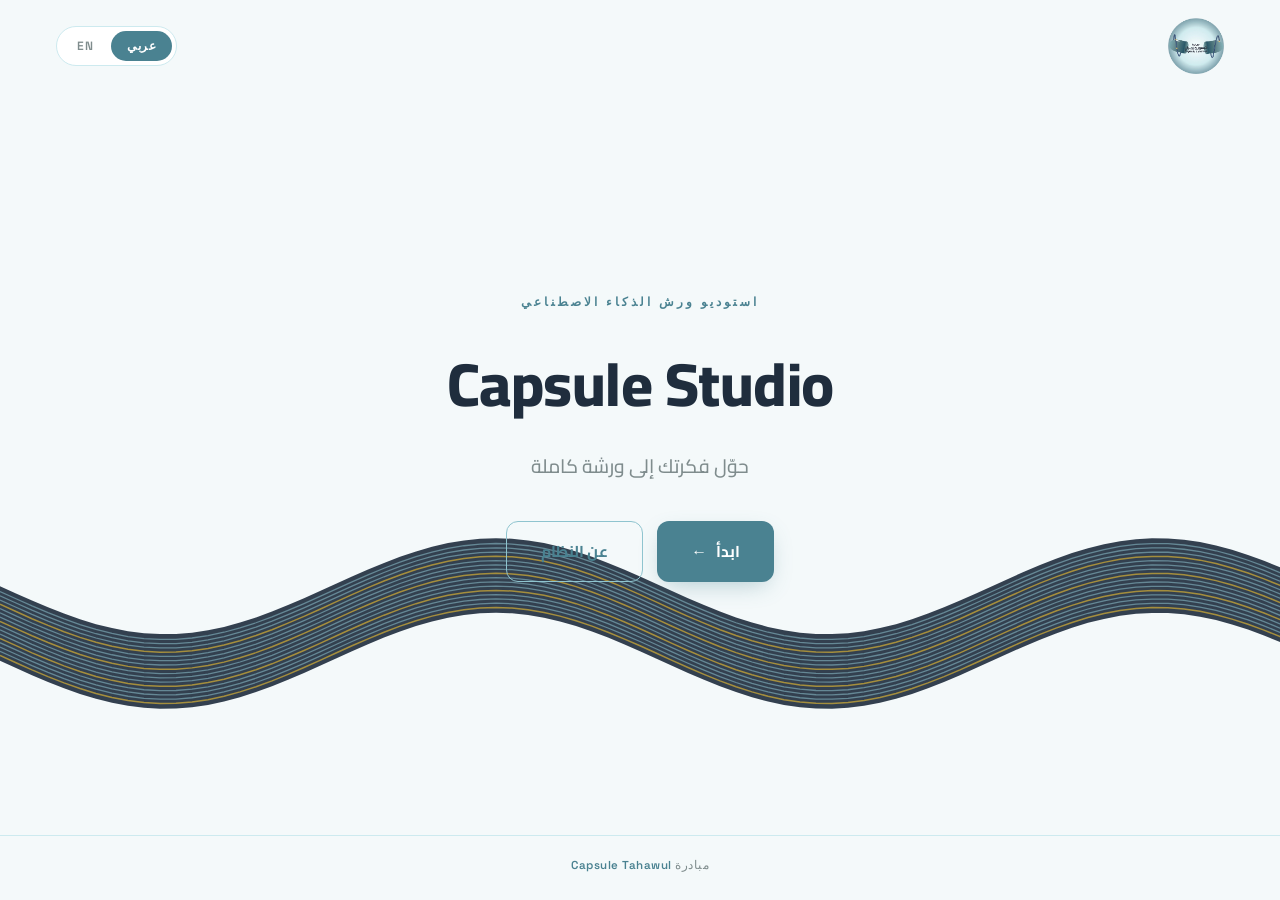
<file: Frontend/index.html>
<!DOCTYPE html>
<html lang="ar" dir="rtl">
<head>
<meta charset="UTF-8">
<meta name="viewport" content="width=device-width, initial-scale=1.0">
<title>Capsule Studio</title>
<link rel="preconnect" href="https://fonts.googleapis.com">
<link rel="preconnect" href="https://fonts.gstatic.com" crossorigin>
<link href="https://fonts.googleapis.com/css2?family=Cairo:wght@400;500;600;700;800&family=Space+Grotesk:wght@400;500;600&display=swap" rel="stylesheet">
<script>document.documentElement.classList.add('js');</script>
<link rel="stylesheet" href="shared/styles.css">
<style>
  /* Page-specific: hero, wave ribbon, and the logo/name entrance sequence.
     Everything else (topbar, buttons, modal, footer) lives in
     shared/styles.css and is reused by every other page. */

  /* ---------- Hero ---------- */
  .hero {
    position: relative;
    flex: 1;
    display: flex;
    flex-direction: column;
    align-items: center;
    justify-content: center;
    text-align: center;
    padding: 30px 24px 80px;
    overflow: hidden;
  }

  /* Wide flowing ribbon — moves right to left continuously, sits behind
     the text. Starts invisible and fades in AFTER the name has appeared. */
  .ribbon-bg {
    position: absolute;
    inset: 0;
    width: 100%;
    height: 100%;
    z-index: 0;
    opacity: 0;
    transition: opacity 1s ease;
  }

  html.js.ribbon-in .ribbon-bg,
  html:not(.js) .ribbon-bg {
    opacity: 1;
  }

  /* Default (no-JS / reduced-motion): ribbon sits at rest, no motion. */
  .ribbon-track { transform: translateX(0); }

  @media (prefers-reduced-motion: no-preference) {
    /* JS present: start off to the right, slide in ONCE when 'ribbon-in'
       is added — a transition (not a looping @keyframes), so it plays
       exactly once per page load/refresh and then simply stays put. */
    html.js .ribbon-track {
      transform: translateX(420px);
      transition: transform 1.6s cubic-bezier(0.22, 1, 0.36, 1);
    }
    html.js.ribbon-in .ribbon-track {
      transform: translateX(0);
    }
  }

  .hero-content {
    position: relative;
    z-index: 1;
    display: flex;
    flex-direction: column;
    align-items: center;
    max-width: 640px;
  }

  @media (prefers-reduced-motion: no-preference) {
    html.js .eyebrow,
    html.js .name-block,
    html.js .cta-row {
      opacity: 0;
      transform: translateY(14px);
      transition: opacity 0.7s cubic-bezier(0.16, 1, 0.3, 1),
                  transform 0.7s cubic-bezier(0.16, 1, 0.3, 1);
    }
    html.js.text-in .eyebrow    { opacity: 1; transform: none; transition-delay: 0s; }
    html.js.text-in .name-block { opacity: 1; transform: none; transition-delay: 0.12s; }
    html.js.text-in .cta-row    { opacity: 1; transform: none; transition-delay: 0.28s; }
  }
  /* No .js -> everything above simply stays at its default visible state. */

  .eyebrow {
    font-family: var(--font-mono);
    font-size: 0.72rem;
    font-weight: 600;
    letter-spacing: 3px;
    text-transform: uppercase;
    color: var(--teal-deep);
    margin-bottom: 18px;
  }

  .brand-title {
    font-size: clamp(2.4rem, 6vw, 3.8rem);
    font-weight: 800;
    color: var(--navy-cta);
    letter-spacing: -0.5px;
    margin-bottom: 10px;
  }

  .tagline {
    font-size: clamp(1rem, 1.8vw, 1.2rem);
    font-weight: 500;
    line-height: 1.6;
    color: var(--gray-text);
    max-width: 480px;
    margin: 0 auto 40px;
  }

  .cta-row { display: flex; gap: 14px; flex-wrap: wrap; justify-content: center; }

  @media (max-width: 520px) {
    .cta-row { flex-direction: column; width: 100%; }
  }
</style>
</head>
<body>

<header class="topbar">
  <div class="brand-slot">
    <img src="logo_badge.png" alt="Capsule Studio logo">
  </div>
  <div class="lang-toggle" role="group" aria-label="Language">
    <button id="btn-ar" class="active" onclick="setLang('ar')">عربي</button>
    <button id="btn-en" onclick="setLang('en')">EN</button>
  </div>
</header>

<main class="hero">
  <svg class="ribbon-bg" viewBox="0 0 1200 700" preserveAspectRatio="xMidYMid slice" aria-hidden="true">
    <defs>
      <clipPath id="ribbonClip">
        <path d="M 0 465.0 L 15 471.8 L 30 478.5 L 45 484.8 L 60 490.7 L 75 496.0 L 90 500.6 L 105 504.3 L 120 507.2 L 135 509.1 L 150 509.9 L 165 509.8 L 180 508.6 L 195 506.4 L 210 503.2 L 225 499.1 L 240 494.3 L 255 488.8 L 270 482.7 L 285 476.3 L 300 469.6 L 315 462.7 L 330 455.9 L 345 449.4 L 360 443.2 L 375 437.5 L 390 432.4 L 405 428.1 L 420 424.6 L 435 422.1 L 450 420.5 L 465 420.0 L 480 420.5 L 495 422.1 L 510 424.6 L 525 428.1 L 540 432.4 L 555 437.5 L 570 443.2 L 585 449.4 L 600 455.9 L 615 462.7 L 630 469.6 L 645 476.3 L 660 482.7 L 675 488.8 L 690 494.3 L 705 499.1 L 720 503.2 L 735 506.4 L 750 508.6 L 765 509.8 L 780 509.9 L 795 509.1 L 810 507.2 L 825 504.3 L 840 500.6 L 855 496.0 L 870 490.7 L 885 484.8 L 900 478.5 L 915 471.8 L 930 465.0 L 945 458.2 L 960 451.5 L 975 445.2 L 990 439.3 L 1005 434.0 L 1020 429.4 L 1035 425.7 L 1050 422.8 L 1065 420.9 L 1080 420.1 L 1095 420.2 L 1110 421.4 L 1125 423.6 L 1140 426.8 L 1155 430.9 L 1170 435.7 L 1185 441.2 L 1200 447.3 L 1215 453.7 L 1230 460.4 L 1245 467.3 L 1260 474.1 L 1275 480.6 L 1290 486.8 L 1305 492.5 L 1320 497.6 L 1335 501.9 L 1350 505.4 L 1365 507.9 L 1380 509.5 L 1395 510.0 L 1410 509.5 L 1425 507.9 L 1440 505.4 L 1455 501.9 L 1470 497.6 L 1485 492.5 L 1500 486.8 L 1515 480.6 L 1530 474.1 L 1545 467.3 L 1560 460.4 L 1575 453.7 L 1590 447.3 L 1605 441.2 L 1620 435.7 L 1635 430.9 L 1650 426.8 L 1665 423.6 L 1680 421.4 L 1695 420.2 L 1710 420.1 L 1710 490.1 L 1695 490.2 L 1680 491.4 L 1665 493.6 L 1650 496.8 L 1635 500.9 L 1620 505.7 L 1605 511.2 L 1590 517.3 L 1575 523.7 L 1560 530.4 L 1545 537.3 L 1530 544.1 L 1515 550.6 L 1500 556.8 L 1485 562.5 L 1470 567.6 L 1455 571.9 L 1440 575.4 L 1425 577.9 L 1410 579.5 L 1395 580.0 L 1380 579.5 L 1365 577.9 L 1350 575.4 L 1335 571.9 L 1320 567.6 L 1305 562.5 L 1290 556.8 L 1275 550.6 L 1260 544.1 L 1245 537.3 L 1230 530.4 L 1215 523.7 L 1200 517.3 L 1185 511.2 L 1170 505.7 L 1155 500.9 L 1140 496.8 L 1125 493.6 L 1110 491.4 L 1095 490.2 L 1080 490.1 L 1065 490.9 L 1050 492.8 L 1035 495.7 L 1020 499.4 L 1005 504.0 L 990 509.3 L 975 515.2 L 960 521.5 L 945 528.2 L 930 535.0 L 915 541.8 L 900 548.5 L 885 554.8 L 870 560.7 L 855 566.0 L 840 570.6 L 825 574.3 L 810 577.2 L 795 579.1 L 780 579.9 L 765 579.8 L 750 578.6 L 735 576.4 L 720 573.2 L 705 569.1 L 690 564.3 L 675 558.8 L 660 552.7 L 645 546.3 L 630 539.6 L 615 532.7 L 600 525.9 L 585 519.4 L 570 513.2 L 555 507.5 L 540 502.4 L 525 498.1 L 510 494.6 L 495 492.1 L 480 490.5 L 465 490.0 L 450 490.5 L 435 492.1 L 420 494.6 L 405 498.1 L 390 502.4 L 375 507.5 L 360 513.2 L 345 519.4 L 330 525.9 L 315 532.7 L 300 539.6 L 285 546.3 L 270 552.7 L 255 558.8 L 240 564.3 L 225 569.1 L 210 573.2 L 195 576.4 L 180 578.6 L 165 579.8 L 150 579.9 L 135 579.1 L 120 577.2 L 105 574.3 L 90 570.6 L 75 566.0 L 60 560.7 L 45 554.8 L 30 548.5 L 15 541.8 L 0 535.0 Z"/>
      </clipPath>
    </defs>
    <g class="ribbon-track">
      <path d="M 0 465.0 L 15 471.8 L 30 478.5 L 45 484.8 L 60 490.7 L 75 496.0 L 90 500.6 L 105 504.3 L 120 507.2 L 135 509.1 L 150 509.9 L 165 509.8 L 180 508.6 L 195 506.4 L 210 503.2 L 225 499.1 L 240 494.3 L 255 488.8 L 270 482.7 L 285 476.3 L 300 469.6 L 315 462.7 L 330 455.9 L 345 449.4 L 360 443.2 L 375 437.5 L 390 432.4 L 405 428.1 L 420 424.6 L 435 422.1 L 450 420.5 L 465 420.0 L 480 420.5 L 495 422.1 L 510 424.6 L 525 428.1 L 540 432.4 L 555 437.5 L 570 443.2 L 585 449.4 L 600 455.9 L 615 462.7 L 630 469.6 L 645 476.3 L 660 482.7 L 675 488.8 L 690 494.3 L 705 499.1 L 720 503.2 L 735 506.4 L 750 508.6 L 765 509.8 L 780 509.9 L 795 509.1 L 810 507.2 L 825 504.3 L 840 500.6 L 855 496.0 L 870 490.7 L 885 484.8 L 900 478.5 L 915 471.8 L 930 465.0 L 945 458.2 L 960 451.5 L 975 445.2 L 990 439.3 L 1005 434.0 L 1020 429.4 L 1035 425.7 L 1050 422.8 L 1065 420.9 L 1080 420.1 L 1095 420.2 L 1110 421.4 L 1125 423.6 L 1140 426.8 L 1155 430.9 L 1170 435.7 L 1185 441.2 L 1200 447.3 L 1215 453.7 L 1230 460.4 L 1245 467.3 L 1260 474.1 L 1275 480.6 L 1290 486.8 L 1305 492.5 L 1320 497.6 L 1335 501.9 L 1350 505.4 L 1365 507.9 L 1380 509.5 L 1395 510.0 L 1410 509.5 L 1425 507.9 L 1440 505.4 L 1455 501.9 L 1470 497.6 L 1485 492.5 L 1500 486.8 L 1515 480.6 L 1530 474.1 L 1545 467.3 L 1560 460.4 L 1575 453.7 L 1590 447.3 L 1605 441.2 L 1620 435.7 L 1635 430.9 L 1650 426.8 L 1665 423.6 L 1680 421.4 L 1695 420.2 L 1710 420.1 L 1710 490.1 L 1695 490.2 L 1680 491.4 L 1665 493.6 L 1650 496.8 L 1635 500.9 L 1620 505.7 L 1605 511.2 L 1590 517.3 L 1575 523.7 L 1560 530.4 L 1545 537.3 L 1530 544.1 L 1515 550.6 L 1500 556.8 L 1485 562.5 L 1470 567.6 L 1455 571.9 L 1440 575.4 L 1425 577.9 L 1410 579.5 L 1395 580.0 L 1380 579.5 L 1365 577.9 L 1350 575.4 L 1335 571.9 L 1320 567.6 L 1305 562.5 L 1290 556.8 L 1275 550.6 L 1260 544.1 L 1245 537.3 L 1230 530.4 L 1215 523.7 L 1200 517.3 L 1185 511.2 L 1170 505.7 L 1155 500.9 L 1140 496.8 L 1125 493.6 L 1110 491.4 L 1095 490.2 L 1080 490.1 L 1065 490.9 L 1050 492.8 L 1035 495.7 L 1020 499.4 L 1005 504.0 L 990 509.3 L 975 515.2 L 960 521.5 L 945 528.2 L 930 535.0 L 915 541.8 L 900 548.5 L 885 554.8 L 870 560.7 L 855 566.0 L 840 570.6 L 825 574.3 L 810 577.2 L 795 579.1 L 780 579.9 L 765 579.8 L 750 578.6 L 735 576.4 L 720 573.2 L 705 569.1 L 690 564.3 L 675 558.8 L 660 552.7 L 645 546.3 L 630 539.6 L 615 532.7 L 600 525.9 L 585 519.4 L 570 513.2 L 555 507.5 L 540 502.4 L 525 498.1 L 510 494.6 L 495 492.1 L 480 490.5 L 465 490.0 L 450 490.5 L 435 492.1 L 420 494.6 L 405 498.1 L 390 502.4 L 375 507.5 L 360 513.2 L 345 519.4 L 330 525.9 L 315 532.7 L 300 539.6 L 285 546.3 L 270 552.7 L 255 558.8 L 240 564.3 L 225 569.1 L 210 573.2 L 195 576.4 L 180 578.6 L 165 579.8 L 150 579.9 L 135 579.1 L 120 577.2 L 105 574.3 L 90 570.6 L 75 566.0 L 60 560.7 L 45 554.8 L 30 548.5 L 15 541.8 L 0 535.0 Z" fill="#1F2D3D" opacity="0.9"/>
      <g clip-path="url(#ribbonClip)">
        <path d="M 0 470.0 L 15 476.8 L 30 483.5 L 45 489.8 L 60 495.7 L 75 501.0 L 90 505.6 L 105 509.3 L 120 512.2 L 135 514.1 L 150 514.9 L 165 514.8 L 180 513.6 L 195 511.4 L 210 508.2 L 225 504.1 L 240 499.3 L 255 493.8 L 270 487.7 L 285 481.3 L 300 474.6 L 315 467.7 L 330 460.9 L 345 454.4 L 360 448.2 L 375 442.5 L 390 437.4 L 405 433.1 L 420 429.6 L 435 427.1 L 450 425.5 L 465 425.0 L 480 425.5 L 495 427.1 L 510 429.6 L 525 433.1 L 540 437.4 L 555 442.5 L 570 448.2 L 585 454.4 L 600 460.9 L 615 467.7 L 630 474.6 L 645 481.3 L 660 487.7 L 675 493.8 L 690 499.3 L 705 504.1 L 720 508.2 L 735 511.4 L 750 513.6 L 765 514.8 L 780 514.9 L 795 514.1 L 810 512.2 L 825 509.3 L 840 505.6 L 855 501.0 L 870 495.7 L 885 489.8 L 900 483.5 L 915 476.8 L 930 470.0 L 945 463.2 L 960 456.5 L 975 450.2 L 990 444.3 L 1005 439.0 L 1020 434.4 L 1035 430.7 L 1050 427.8 L 1065 425.9 L 1080 425.1 L 1095 425.2 L 1110 426.4 L 1125 428.6 L 1140 431.8 L 1155 435.9 L 1170 440.7 L 1185 446.2 L 1200 452.3 L 1215 458.7 L 1230 465.4 L 1245 472.3 L 1260 479.1 L 1275 485.6 L 1290 491.8 L 1305 497.5 L 1320 502.6 L 1335 506.9 L 1350 510.4 L 1365 512.9 L 1380 514.5 L 1395 515.0 L 1410 514.5 L 1425 512.9 L 1440 510.4 L 1455 506.9 L 1470 502.6 L 1485 497.5 L 1500 491.8 L 1515 485.6 L 1530 479.1 L 1545 472.3 L 1560 465.4 L 1575 458.7 L 1590 452.3 L 1605 446.2 L 1620 440.7 L 1635 435.9 L 1650 431.8 L 1665 428.6 L 1680 426.4 L 1695 425.2 L 1710 425.1 M 0 474.0 L 15 480.8 L 30 487.5 L 45 493.8 L 60 499.7 L 75 505.0 L 90 509.6 L 105 513.3 L 120 516.2 L 135 518.1 L 150 518.9 L 165 518.8 L 180 517.6 L 195 515.4 L 210 512.2 L 225 508.1 L 240 503.3 L 255 497.8 L 270 491.7 L 285 485.3 L 300 478.6 L 315 471.7 L 330 464.9 L 345 458.4 L 360 452.2 L 375 446.5 L 390 441.4 L 405 437.1 L 420 433.6 L 435 431.1 L 450 429.5 L 465 429.0 L 480 429.5 L 495 431.1 L 510 433.6 L 525 437.1 L 540 441.4 L 555 446.5 L 570 452.2 L 585 458.4 L 600 464.9 L 615 471.7 L 630 478.6 L 645 485.3 L 660 491.7 L 675 497.8 L 690 503.3 L 705 508.1 L 720 512.2 L 735 515.4 L 750 517.6 L 765 518.8 L 780 518.9 L 795 518.1 L 810 516.2 L 825 513.3 L 840 509.6 L 855 505.0 L 870 499.7 L 885 493.8 L 900 487.5 L 915 480.8 L 930 474.0 L 945 467.2 L 960 460.5 L 975 454.2 L 990 448.3 L 1005 443.0 L 1020 438.4 L 1035 434.7 L 1050 431.8 L 1065 429.9 L 1080 429.1 L 1095 429.2 L 1110 430.4 L 1125 432.6 L 1140 435.8 L 1155 439.9 L 1170 444.7 L 1185 450.2 L 1200 456.3 L 1215 462.7 L 1230 469.4 L 1245 476.3 L 1260 483.1 L 1275 489.6 L 1290 495.8 L 1305 501.5 L 1320 506.6 L 1335 510.9 L 1350 514.4 L 1365 516.9 L 1380 518.5 L 1395 519.0 L 1410 518.5 L 1425 516.9 L 1440 514.4 L 1455 510.9 L 1470 506.6 L 1485 501.5 L 1500 495.8 L 1515 489.6 L 1530 483.1 L 1545 476.3 L 1560 469.4 L 1575 462.7 L 1590 456.3 L 1605 450.2 L 1620 444.7 L 1635 439.9 L 1650 435.8 L 1665 432.6 L 1680 430.4 L 1695 429.2 L 1710 429.1 M 0 478.0 L 15 484.8 L 30 491.5 L 45 497.8 L 60 503.7 L 75 509.0 L 90 513.6 L 105 517.3 L 120 520.2 L 135 522.1 L 150 522.9 L 165 522.8 L 180 521.6 L 195 519.4 L 210 516.2 L 225 512.1 L 240 507.3 L 255 501.8 L 270 495.7 L 285 489.3 L 300 482.6 L 315 475.7 L 330 468.9 L 345 462.4 L 360 456.2 L 375 450.5 L 390 445.4 L 405 441.1 L 420 437.6 L 435 435.1 L 450 433.5 L 465 433.0 L 480 433.5 L 495 435.1 L 510 437.6 L 525 441.1 L 540 445.4 L 555 450.5 L 570 456.2 L 585 462.4 L 600 468.9 L 615 475.7 L 630 482.6 L 645 489.3 L 660 495.7 L 675 501.8 L 690 507.3 L 705 512.1 L 720 516.2 L 735 519.4 L 750 521.6 L 765 522.8 L 780 522.9 L 795 522.1 L 810 520.2 L 825 517.3 L 840 513.6 L 855 509.0 L 870 503.7 L 885 497.8 L 900 491.5 L 915 484.8 L 930 478.0 L 945 471.2 L 960 464.5 L 975 458.2 L 990 452.3 L 1005 447.0 L 1020 442.4 L 1035 438.7 L 1050 435.8 L 1065 433.9 L 1080 433.1 L 1095 433.2 L 1110 434.4 L 1125 436.6 L 1140 439.8 L 1155 443.9 L 1170 448.7 L 1185 454.2 L 1200 460.3 L 1215 466.7 L 1230 473.4 L 1245 480.3 L 1260 487.1 L 1275 493.6 L 1290 499.8 L 1305 505.5 L 1320 510.6 L 1335 514.9 L 1350 518.4 L 1365 520.9 L 1380 522.5 L 1395 523.0 L 1410 522.5 L 1425 520.9 L 1440 518.4 L 1455 514.9 L 1470 510.6 L 1485 505.5 L 1500 499.8 L 1515 493.6 L 1530 487.1 L 1545 480.3 L 1560 473.4 L 1575 466.7 L 1590 460.3 L 1605 454.2 L 1620 448.7 L 1635 443.9 L 1650 439.8 L 1665 436.6 L 1680 434.4 L 1695 433.2 L 1710 433.1 M 0 486.0 L 15 492.8 L 30 499.5 L 45 505.8 L 60 511.7 L 75 517.0 L 90 521.6 L 105 525.3 L 120 528.2 L 135 530.1 L 150 530.9 L 165 530.8 L 180 529.6 L 195 527.4 L 210 524.2 L 225 520.1 L 240 515.3 L 255 509.8 L 270 503.7 L 285 497.3 L 300 490.6 L 315 483.7 L 330 476.9 L 345 470.4 L 360 464.2 L 375 458.5 L 390 453.4 L 405 449.1 L 420 445.6 L 435 443.1 L 450 441.5 L 465 441.0 L 480 441.5 L 495 443.1 L 510 445.6 L 525 449.1 L 540 453.4 L 555 458.5 L 570 464.2 L 585 470.4 L 600 476.9 L 615 483.7 L 630 490.6 L 645 497.3 L 660 503.7 L 675 509.8 L 690 515.3 L 705 520.1 L 720 524.2 L 735 527.4 L 750 529.6 L 765 530.8 L 780 530.9 L 795 530.1 L 810 528.2 L 825 525.3 L 840 521.6 L 855 517.0 L 870 511.7 L 885 505.8 L 900 499.5 L 915 492.8 L 930 486.0 L 945 479.2 L 960 472.5 L 975 466.2 L 990 460.3 L 1005 455.0 L 1020 450.4 L 1035 446.7 L 1050 443.8 L 1065 441.9 L 1080 441.1 L 1095 441.2 L 1110 442.4 L 1125 444.6 L 1140 447.8 L 1155 451.9 L 1170 456.7 L 1185 462.2 L 1200 468.3 L 1215 474.7 L 1230 481.4 L 1245 488.3 L 1260 495.1 L 1275 501.6 L 1290 507.8 L 1305 513.5 L 1320 518.6 L 1335 522.9 L 1350 526.4 L 1365 528.9 L 1380 530.5 L 1395 531.0 L 1410 530.5 L 1425 528.9 L 1440 526.4 L 1455 522.9 L 1470 518.6 L 1485 513.5 L 1500 507.8 L 1515 501.6 L 1530 495.1 L 1545 488.3 L 1560 481.4 L 1575 474.7 L 1590 468.3 L 1605 462.2 L 1620 456.7 L 1635 451.9 L 1650 447.8 L 1665 444.6 L 1680 442.4 L 1695 441.2 L 1710 441.1 M 0 490.0 L 15 496.8 L 30 503.5 L 45 509.8 L 60 515.7 L 75 521.0 L 90 525.6 L 105 529.3 L 120 532.2 L 135 534.1 L 150 534.9 L 165 534.8 L 180 533.6 L 195 531.4 L 210 528.2 L 225 524.1 L 240 519.3 L 255 513.8 L 270 507.7 L 285 501.3 L 300 494.6 L 315 487.7 L 330 480.9 L 345 474.4 L 360 468.2 L 375 462.5 L 390 457.4 L 405 453.1 L 420 449.6 L 435 447.1 L 450 445.5 L 465 445.0 L 480 445.5 L 495 447.1 L 510 449.6 L 525 453.1 L 540 457.4 L 555 462.5 L 570 468.2 L 585 474.4 L 600 480.9 L 615 487.7 L 630 494.6 L 645 501.3 L 660 507.7 L 675 513.8 L 690 519.3 L 705 524.1 L 720 528.2 L 735 531.4 L 750 533.6 L 765 534.8 L 780 534.9 L 795 534.1 L 810 532.2 L 825 529.3 L 840 525.6 L 855 521.0 L 870 515.7 L 885 509.8 L 900 503.5 L 915 496.8 L 930 490.0 L 945 483.2 L 960 476.5 L 975 470.2 L 990 464.3 L 1005 459.0 L 1020 454.4 L 1035 450.7 L 1050 447.8 L 1065 445.9 L 1080 445.1 L 1095 445.2 L 1110 446.4 L 1125 448.6 L 1140 451.8 L 1155 455.9 L 1170 460.7 L 1185 466.2 L 1200 472.3 L 1215 478.7 L 1230 485.4 L 1245 492.3 L 1260 499.1 L 1275 505.6 L 1290 511.8 L 1305 517.5 L 1320 522.6 L 1335 526.9 L 1350 530.4 L 1365 532.9 L 1380 534.5 L 1395 535.0 L 1410 534.5 L 1425 532.9 L 1440 530.4 L 1455 526.9 L 1470 522.6 L 1485 517.5 L 1500 511.8 L 1515 505.6 L 1530 499.1 L 1545 492.3 L 1560 485.4 L 1575 478.7 L 1590 472.3 L 1605 466.2 L 1620 460.7 L 1635 455.9 L 1650 451.8 L 1665 448.6 L 1680 446.4 L 1695 445.2 L 1710 445.1 M 0 494.0 L 15 500.8 L 30 507.5 L 45 513.8 L 60 519.7 L 75 525.0 L 90 529.6 L 105 533.3 L 120 536.2 L 135 538.1 L 150 538.9 L 165 538.8 L 180 537.6 L 195 535.4 L 210 532.2 L 225 528.1 L 240 523.3 L 255 517.8 L 270 511.7 L 285 505.3 L 300 498.6 L 315 491.7 L 330 484.9 L 345 478.4 L 360 472.2 L 375 466.5 L 390 461.4 L 405 457.1 L 420 453.6 L 435 451.1 L 450 449.5 L 465 449.0 L 480 449.5 L 495 451.1 L 510 453.6 L 525 457.1 L 540 461.4 L 555 466.5 L 570 472.2 L 585 478.4 L 600 484.9 L 615 491.7 L 630 498.6 L 645 505.3 L 660 511.7 L 675 517.8 L 690 523.3 L 705 528.1 L 720 532.2 L 735 535.4 L 750 537.6 L 765 538.8 L 780 538.9 L 795 538.1 L 810 536.2 L 825 533.3 L 840 529.6 L 855 525.0 L 870 519.7 L 885 513.8 L 900 507.5 L 915 500.8 L 930 494.0 L 945 487.2 L 960 480.5 L 975 474.2 L 990 468.3 L 1005 463.0 L 1020 458.4 L 1035 454.7 L 1050 451.8 L 1065 449.9 L 1080 449.1 L 1095 449.2 L 1110 450.4 L 1125 452.6 L 1140 455.8 L 1155 459.9 L 1170 464.7 L 1185 470.2 L 1200 476.3 L 1215 482.7 L 1230 489.4 L 1245 496.3 L 1260 503.1 L 1275 509.6 L 1290 515.8 L 1305 521.5 L 1320 526.6 L 1335 530.9 L 1350 534.4 L 1365 536.9 L 1380 538.5 L 1395 539.0 L 1410 538.5 L 1425 536.9 L 1440 534.4 L 1455 530.9 L 1470 526.6 L 1485 521.5 L 1500 515.8 L 1515 509.6 L 1530 503.1 L 1545 496.3 L 1560 489.4 L 1575 482.7 L 1590 476.3 L 1605 470.2 L 1620 464.7 L 1635 459.9 L 1650 455.8 L 1665 452.6 L 1680 450.4 L 1695 449.2 L 1710 449.1 M 0 502.0 L 15 508.8 L 30 515.5 L 45 521.8 L 60 527.7 L 75 533.0 L 90 537.6 L 105 541.3 L 120 544.2 L 135 546.1 L 150 546.9 L 165 546.8 L 180 545.6 L 195 543.4 L 210 540.2 L 225 536.1 L 240 531.3 L 255 525.8 L 270 519.7 L 285 513.3 L 300 506.6 L 315 499.7 L 330 492.9 L 345 486.4 L 360 480.2 L 375 474.5 L 390 469.4 L 405 465.1 L 420 461.6 L 435 459.1 L 450 457.5 L 465 457.0 L 480 457.5 L 495 459.1 L 510 461.6 L 525 465.1 L 540 469.4 L 555 474.5 L 570 480.2 L 585 486.4 L 600 492.9 L 615 499.7 L 630 506.6 L 645 513.3 L 660 519.7 L 675 525.8 L 690 531.3 L 705 536.1 L 720 540.2 L 735 543.4 L 750 545.6 L 765 546.8 L 780 546.9 L 795 546.1 L 810 544.2 L 825 541.3 L 840 537.6 L 855 533.0 L 870 527.7 L 885 521.8 L 900 515.5 L 915 508.8 L 930 502.0 L 945 495.2 L 960 488.5 L 975 482.2 L 990 476.3 L 1005 471.0 L 1020 466.4 L 1035 462.7 L 1050 459.8 L 1065 457.9 L 1080 457.1 L 1095 457.2 L 1110 458.4 L 1125 460.6 L 1140 463.8 L 1155 467.9 L 1170 472.7 L 1185 478.2 L 1200 484.3 L 1215 490.7 L 1230 497.4 L 1245 504.3 L 1260 511.1 L 1275 517.6 L 1290 523.8 L 1305 529.5 L 1320 534.6 L 1335 538.9 L 1350 542.4 L 1365 544.9 L 1380 546.5 L 1395 547.0 L 1410 546.5 L 1425 544.9 L 1440 542.4 L 1455 538.9 L 1470 534.6 L 1485 529.5 L 1500 523.8 L 1515 517.6 L 1530 511.1 L 1545 504.3 L 1560 497.4 L 1575 490.7 L 1590 484.3 L 1605 478.2 L 1620 472.7 L 1635 467.9 L 1650 463.8 L 1665 460.6 L 1680 458.4 L 1695 457.2 L 1710 457.1 M 0 506.0 L 15 512.8 L 30 519.5 L 45 525.8 L 60 531.7 L 75 537.0 L 90 541.6 L 105 545.3 L 120 548.2 L 135 550.1 L 150 550.9 L 165 550.8 L 180 549.6 L 195 547.4 L 210 544.2 L 225 540.1 L 240 535.3 L 255 529.8 L 270 523.7 L 285 517.3 L 300 510.6 L 315 503.7 L 330 496.9 L 345 490.4 L 360 484.2 L 375 478.5 L 390 473.4 L 405 469.1 L 420 465.6 L 435 463.1 L 450 461.5 L 465 461.0 L 480 461.5 L 495 463.1 L 510 465.6 L 525 469.1 L 540 473.4 L 555 478.5 L 570 484.2 L 585 490.4 L 600 496.9 L 615 503.7 L 630 510.6 L 645 517.3 L 660 523.7 L 675 529.8 L 690 535.3 L 705 540.1 L 720 544.2 L 735 547.4 L 750 549.6 L 765 550.8 L 780 550.9 L 795 550.1 L 810 548.2 L 825 545.3 L 840 541.6 L 855 537.0 L 870 531.7 L 885 525.8 L 900 519.5 L 915 512.8 L 930 506.0 L 945 499.2 L 960 492.5 L 975 486.2 L 990 480.3 L 1005 475.0 L 1020 470.4 L 1035 466.7 L 1050 463.8 L 1065 461.9 L 1080 461.1 L 1095 461.2 L 1110 462.4 L 1125 464.6 L 1140 467.8 L 1155 471.9 L 1170 476.7 L 1185 482.2 L 1200 488.3 L 1215 494.7 L 1230 501.4 L 1245 508.3 L 1260 515.1 L 1275 521.6 L 1290 527.8 L 1305 533.5 L 1320 538.6 L 1335 542.9 L 1350 546.4 L 1365 548.9 L 1380 550.5 L 1395 551.0 L 1410 550.5 L 1425 548.9 L 1440 546.4 L 1455 542.9 L 1470 538.6 L 1485 533.5 L 1500 527.8 L 1515 521.6 L 1530 515.1 L 1545 508.3 L 1560 501.4 L 1575 494.7 L 1590 488.3 L 1605 482.2 L 1620 476.7 L 1635 471.9 L 1650 467.8 L 1665 464.6 L 1680 462.4 L 1695 461.2 L 1710 461.1 M 0 510.0 L 15 516.8 L 30 523.5 L 45 529.8 L 60 535.7 L 75 541.0 L 90 545.6 L 105 549.3 L 120 552.2 L 135 554.1 L 150 554.9 L 165 554.8 L 180 553.6 L 195 551.4 L 210 548.2 L 225 544.1 L 240 539.3 L 255 533.8 L 270 527.7 L 285 521.3 L 300 514.6 L 315 507.7 L 330 500.9 L 345 494.4 L 360 488.2 L 375 482.5 L 390 477.4 L 405 473.1 L 420 469.6 L 435 467.1 L 450 465.5 L 465 465.0 L 480 465.5 L 495 467.1 L 510 469.6 L 525 473.1 L 540 477.4 L 555 482.5 L 570 488.2 L 585 494.4 L 600 500.9 L 615 507.7 L 630 514.6 L 645 521.3 L 660 527.7 L 675 533.8 L 690 539.3 L 705 544.1 L 720 548.2 L 735 551.4 L 750 553.6 L 765 554.8 L 780 554.9 L 795 554.1 L 810 552.2 L 825 549.3 L 840 545.6 L 855 541.0 L 870 535.7 L 885 529.8 L 900 523.5 L 915 516.8 L 930 510.0 L 945 503.2 L 960 496.5 L 975 490.2 L 990 484.3 L 1005 479.0 L 1020 474.4 L 1035 470.7 L 1050 467.8 L 1065 465.9 L 1080 465.1 L 1095 465.2 L 1110 466.4 L 1125 468.6 L 1140 471.8 L 1155 475.9 L 1170 480.7 L 1185 486.2 L 1200 492.3 L 1215 498.7 L 1230 505.4 L 1245 512.3 L 1260 519.1 L 1275 525.6 L 1290 531.8 L 1305 537.5 L 1320 542.6 L 1335 546.9 L 1350 550.4 L 1365 552.9 L 1380 554.5 L 1395 555.0 L 1410 554.5 L 1425 552.9 L 1440 550.4 L 1455 546.9 L 1470 542.6 L 1485 537.5 L 1500 531.8 L 1515 525.6 L 1530 519.1 L 1545 512.3 L 1560 505.4 L 1575 498.7 L 1590 492.3 L 1605 486.2 L 1620 480.7 L 1635 475.9 L 1650 471.8 L 1665 468.6 L 1680 466.4 L 1695 465.2 L 1710 465.1 M 0 518.0 L 15 524.8 L 30 531.5 L 45 537.8 L 60 543.7 L 75 549.0 L 90 553.6 L 105 557.3 L 120 560.2 L 135 562.1 L 150 562.9 L 165 562.8 L 180 561.6 L 195 559.4 L 210 556.2 L 225 552.1 L 240 547.3 L 255 541.8 L 270 535.7 L 285 529.3 L 300 522.6 L 315 515.7 L 330 508.9 L 345 502.4 L 360 496.2 L 375 490.5 L 390 485.4 L 405 481.1 L 420 477.6 L 435 475.1 L 450 473.5 L 465 473.0 L 480 473.5 L 495 475.1 L 510 477.6 L 525 481.1 L 540 485.4 L 555 490.5 L 570 496.2 L 585 502.4 L 600 508.9 L 615 515.7 L 630 522.6 L 645 529.3 L 660 535.7 L 675 541.8 L 690 547.3 L 705 552.1 L 720 556.2 L 735 559.4 L 750 561.6 L 765 562.8 L 780 562.9 L 795 562.1 L 810 560.2 L 825 557.3 L 840 553.6 L 855 549.0 L 870 543.7 L 885 537.8 L 900 531.5 L 915 524.8 L 930 518.0 L 945 511.2 L 960 504.5 L 975 498.2 L 990 492.3 L 1005 487.0 L 1020 482.4 L 1035 478.7 L 1050 475.8 L 1065 473.9 L 1080 473.1 L 1095 473.2 L 1110 474.4 L 1125 476.6 L 1140 479.8 L 1155 483.9 L 1170 488.7 L 1185 494.2 L 1200 500.3 L 1215 506.7 L 1230 513.4 L 1245 520.3 L 1260 527.1 L 1275 533.6 L 1290 539.8 L 1305 545.5 L 1320 550.6 L 1335 554.9 L 1350 558.4 L 1365 560.9 L 1380 562.5 L 1395 563.0 L 1410 562.5 L 1425 560.9 L 1440 558.4 L 1455 554.9 L 1470 550.6 L 1485 545.5 L 1500 539.8 L 1515 533.6 L 1530 527.1 L 1545 520.3 L 1560 513.4 L 1575 506.7 L 1590 500.3 L 1605 494.2 L 1620 488.7 L 1635 483.9 L 1650 479.8 L 1665 476.6 L 1680 474.4 L 1695 473.2 L 1710 473.1 M 0 522.0 L 15 528.8 L 30 535.5 L 45 541.8 L 60 547.7 L 75 553.0 L 90 557.6 L 105 561.3 L 120 564.2 L 135 566.1 L 150 566.9 L 165 566.8 L 180 565.6 L 195 563.4 L 210 560.2 L 225 556.1 L 240 551.3 L 255 545.8 L 270 539.7 L 285 533.3 L 300 526.6 L 315 519.7 L 330 512.9 L 345 506.4 L 360 500.2 L 375 494.5 L 390 489.4 L 405 485.1 L 420 481.6 L 435 479.1 L 450 477.5 L 465 477.0 L 480 477.5 L 495 479.1 L 510 481.6 L 525 485.1 L 540 489.4 L 555 494.5 L 570 500.2 L 585 506.4 L 600 512.9 L 615 519.7 L 630 526.6 L 645 533.3 L 660 539.7 L 675 545.8 L 690 551.3 L 705 556.1 L 720 560.2 L 735 563.4 L 750 565.6 L 765 566.8 L 780 566.9 L 795 566.1 L 810 564.2 L 825 561.3 L 840 557.6 L 855 553.0 L 870 547.7 L 885 541.8 L 900 535.5 L 915 528.8 L 930 522.0 L 945 515.2 L 960 508.5 L 975 502.2 L 990 496.3 L 1005 491.0 L 1020 486.4 L 1035 482.7 L 1050 479.8 L 1065 477.9 L 1080 477.1 L 1095 477.2 L 1110 478.4 L 1125 480.6 L 1140 483.8 L 1155 487.9 L 1170 492.7 L 1185 498.2 L 1200 504.3 L 1215 510.7 L 1230 517.4 L 1245 524.3 L 1260 531.1 L 1275 537.6 L 1290 543.8 L 1305 549.5 L 1320 554.6 L 1335 558.9 L 1350 562.4 L 1365 564.9 L 1380 566.5 L 1395 567.0 L 1410 566.5 L 1425 564.9 L 1440 562.4 L 1455 558.9 L 1470 554.6 L 1485 549.5 L 1500 543.8 L 1515 537.6 L 1530 531.1 L 1545 524.3 L 1560 517.4 L 1575 510.7 L 1590 504.3 L 1605 498.2 L 1620 492.7 L 1635 487.9 L 1650 483.8 L 1665 480.6 L 1680 478.4 L 1695 477.2 L 1710 477.1 M 0 526.0 L 15 532.8 L 30 539.5 L 45 545.8 L 60 551.7 L 75 557.0 L 90 561.6 L 105 565.3 L 120 568.2 L 135 570.1 L 150 570.9 L 165 570.8 L 180 569.6 L 195 567.4 L 210 564.2 L 225 560.1 L 240 555.3 L 255 549.8 L 270 543.7 L 285 537.3 L 300 530.6 L 315 523.7 L 330 516.9 L 345 510.4 L 360 504.2 L 375 498.5 L 390 493.4 L 405 489.1 L 420 485.6 L 435 483.1 L 450 481.5 L 465 481.0 L 480 481.5 L 495 483.1 L 510 485.6 L 525 489.1 L 540 493.4 L 555 498.5 L 570 504.2 L 585 510.4 L 600 516.9 L 615 523.7 L 630 530.6 L 645 537.3 L 660 543.7 L 675 549.8 L 690 555.3 L 705 560.1 L 720 564.2 L 735 567.4 L 750 569.6 L 765 570.8 L 780 570.9 L 795 570.1 L 810 568.2 L 825 565.3 L 840 561.6 L 855 557.0 L 870 551.7 L 885 545.8 L 900 539.5 L 915 532.8 L 930 526.0 L 945 519.2 L 960 512.5 L 975 506.2 L 990 500.3 L 1005 495.0 L 1020 490.4 L 1035 486.7 L 1050 483.8 L 1065 481.9 L 1080 481.1 L 1095 481.2 L 1110 482.4 L 1125 484.6 L 1140 487.8 L 1155 491.9 L 1170 496.7 L 1185 502.2 L 1200 508.3 L 1215 514.7 L 1230 521.4 L 1245 528.3 L 1260 535.1 L 1275 541.6 L 1290 547.8 L 1305 553.5 L 1320 558.6 L 1335 562.9 L 1350 566.4 L 1365 568.9 L 1380 570.5 L 1395 571.0 L 1410 570.5 L 1425 568.9 L 1440 566.4 L 1455 562.9 L 1470 558.6 L 1485 553.5 L 1500 547.8 L 1515 541.6 L 1530 535.1 L 1545 528.3 L 1560 521.4 L 1575 514.7 L 1590 508.3 L 1605 502.2 L 1620 496.7 L 1635 491.9 L 1650 487.8 L 1665 484.6 L 1680 482.4 L 1695 481.2 L 1710 481.1" fill="none" stroke="#8FC4CF" stroke-width="1.2" opacity="0.55"/>
        <path d="M 0 482.0 L 15 488.8 L 30 495.5 L 45 501.8 L 60 507.7 L 75 513.0 L 90 517.6 L 105 521.3 L 120 524.2 L 135 526.1 L 150 526.9 L 165 526.8 L 180 525.6 L 195 523.4 L 210 520.2 L 225 516.1 L 240 511.3 L 255 505.8 L 270 499.7 L 285 493.3 L 300 486.6 L 315 479.7 L 330 472.9 L 345 466.4 L 360 460.2 L 375 454.5 L 390 449.4 L 405 445.1 L 420 441.6 L 435 439.1 L 450 437.5 L 465 437.0 L 480 437.5 L 495 439.1 L 510 441.6 L 525 445.1 L 540 449.4 L 555 454.5 L 570 460.2 L 585 466.4 L 600 472.9 L 615 479.7 L 630 486.6 L 645 493.3 L 660 499.7 L 675 505.8 L 690 511.3 L 705 516.1 L 720 520.2 L 735 523.4 L 750 525.6 L 765 526.8 L 780 526.9 L 795 526.1 L 810 524.2 L 825 521.3 L 840 517.6 L 855 513.0 L 870 507.7 L 885 501.8 L 900 495.5 L 915 488.8 L 930 482.0 L 945 475.2 L 960 468.5 L 975 462.2 L 990 456.3 L 1005 451.0 L 1020 446.4 L 1035 442.7 L 1050 439.8 L 1065 437.9 L 1080 437.1 L 1095 437.2 L 1110 438.4 L 1125 440.6 L 1140 443.8 L 1155 447.9 L 1170 452.7 L 1185 458.2 L 1200 464.3 L 1215 470.7 L 1230 477.4 L 1245 484.3 L 1260 491.1 L 1275 497.6 L 1290 503.8 L 1305 509.5 L 1320 514.6 L 1335 518.9 L 1350 522.4 L 1365 524.9 L 1380 526.5 L 1395 527.0 L 1410 526.5 L 1425 524.9 L 1440 522.4 L 1455 518.9 L 1470 514.6 L 1485 509.5 L 1500 503.8 L 1515 497.6 L 1530 491.1 L 1545 484.3 L 1560 477.4 L 1575 470.7 L 1590 464.3 L 1605 458.2 L 1620 452.7 L 1635 447.9 L 1650 443.8 L 1665 440.6 L 1680 438.4 L 1695 437.2 L 1710 437.1 M 0 498.0 L 15 504.8 L 30 511.5 L 45 517.8 L 60 523.7 L 75 529.0 L 90 533.6 L 105 537.3 L 120 540.2 L 135 542.1 L 150 542.9 L 165 542.8 L 180 541.6 L 195 539.4 L 210 536.2 L 225 532.1 L 240 527.3 L 255 521.8 L 270 515.7 L 285 509.3 L 300 502.6 L 315 495.7 L 330 488.9 L 345 482.4 L 360 476.2 L 375 470.5 L 390 465.4 L 405 461.1 L 420 457.6 L 435 455.1 L 450 453.5 L 465 453.0 L 480 453.5 L 495 455.1 L 510 457.6 L 525 461.1 L 540 465.4 L 555 470.5 L 570 476.2 L 585 482.4 L 600 488.9 L 615 495.7 L 630 502.6 L 645 509.3 L 660 515.7 L 675 521.8 L 690 527.3 L 705 532.1 L 720 536.2 L 735 539.4 L 750 541.6 L 765 542.8 L 780 542.9 L 795 542.1 L 810 540.2 L 825 537.3 L 840 533.6 L 855 529.0 L 870 523.7 L 885 517.8 L 900 511.5 L 915 504.8 L 930 498.0 L 945 491.2 L 960 484.5 L 975 478.2 L 990 472.3 L 1005 467.0 L 1020 462.4 L 1035 458.7 L 1050 455.8 L 1065 453.9 L 1080 453.1 L 1095 453.2 L 1110 454.4 L 1125 456.6 L 1140 459.8 L 1155 463.9 L 1170 468.7 L 1185 474.2 L 1200 480.3 L 1215 486.7 L 1230 493.4 L 1245 500.3 L 1260 507.1 L 1275 513.6 L 1290 519.8 L 1305 525.5 L 1320 530.6 L 1335 534.9 L 1350 538.4 L 1365 540.9 L 1380 542.5 L 1395 543.0 L 1410 542.5 L 1425 540.9 L 1440 538.4 L 1455 534.9 L 1470 530.6 L 1485 525.5 L 1500 519.8 L 1515 513.6 L 1530 507.1 L 1545 500.3 L 1560 493.4 L 1575 486.7 L 1590 480.3 L 1605 474.2 L 1620 468.7 L 1635 463.9 L 1650 459.8 L 1665 456.6 L 1680 454.4 L 1695 453.2 L 1710 453.1 M 0 514.0 L 15 520.8 L 30 527.5 L 45 533.8 L 60 539.7 L 75 545.0 L 90 549.6 L 105 553.3 L 120 556.2 L 135 558.1 L 150 558.9 L 165 558.8 L 180 557.6 L 195 555.4 L 210 552.2 L 225 548.1 L 240 543.3 L 255 537.8 L 270 531.7 L 285 525.3 L 300 518.6 L 315 511.7 L 330 504.9 L 345 498.4 L 360 492.2 L 375 486.5 L 390 481.4 L 405 477.1 L 420 473.6 L 435 471.1 L 450 469.5 L 465 469.0 L 480 469.5 L 495 471.1 L 510 473.6 L 525 477.1 L 540 481.4 L 555 486.5 L 570 492.2 L 585 498.4 L 600 504.9 L 615 511.7 L 630 518.6 L 645 525.3 L 660 531.7 L 675 537.8 L 690 543.3 L 705 548.1 L 720 552.2 L 735 555.4 L 750 557.6 L 765 558.8 L 780 558.9 L 795 558.1 L 810 556.2 L 825 553.3 L 840 549.6 L 855 545.0 L 870 539.7 L 885 533.8 L 900 527.5 L 915 520.8 L 930 514.0 L 945 507.2 L 960 500.5 L 975 494.2 L 990 488.3 L 1005 483.0 L 1020 478.4 L 1035 474.7 L 1050 471.8 L 1065 469.9 L 1080 469.1 L 1095 469.2 L 1110 470.4 L 1125 472.6 L 1140 475.8 L 1155 479.9 L 1170 484.7 L 1185 490.2 L 1200 496.3 L 1215 502.7 L 1230 509.4 L 1245 516.3 L 1260 523.1 L 1275 529.6 L 1290 535.8 L 1305 541.5 L 1320 546.6 L 1335 550.9 L 1350 554.4 L 1365 556.9 L 1380 558.5 L 1395 559.0 L 1410 558.5 L 1425 556.9 L 1440 554.4 L 1455 550.9 L 1470 546.6 L 1485 541.5 L 1500 535.8 L 1515 529.6 L 1530 523.1 L 1545 516.3 L 1560 509.4 L 1575 502.7 L 1590 496.3 L 1605 490.2 L 1620 484.7 L 1635 479.9 L 1650 475.8 L 1665 472.6 L 1680 470.4 L 1695 469.2 L 1710 469.1 M 0 530.0 L 15 536.8 L 30 543.5 L 45 549.8 L 60 555.7 L 75 561.0 L 90 565.6 L 105 569.3 L 120 572.2 L 135 574.1 L 150 574.9 L 165 574.8 L 180 573.6 L 195 571.4 L 210 568.2 L 225 564.1 L 240 559.3 L 255 553.8 L 270 547.7 L 285 541.3 L 300 534.6 L 315 527.7 L 330 520.9 L 345 514.4 L 360 508.2 L 375 502.5 L 390 497.4 L 405 493.1 L 420 489.6 L 435 487.1 L 450 485.5 L 465 485.0 L 480 485.5 L 495 487.1 L 510 489.6 L 525 493.1 L 540 497.4 L 555 502.5 L 570 508.2 L 585 514.4 L 600 520.9 L 615 527.7 L 630 534.6 L 645 541.3 L 660 547.7 L 675 553.8 L 690 559.3 L 705 564.1 L 720 568.2 L 735 571.4 L 750 573.6 L 765 574.8 L 780 574.9 L 795 574.1 L 810 572.2 L 825 569.3 L 840 565.6 L 855 561.0 L 870 555.7 L 885 549.8 L 900 543.5 L 915 536.8 L 930 530.0 L 945 523.2 L 960 516.5 L 975 510.2 L 990 504.3 L 1005 499.0 L 1020 494.4 L 1035 490.7 L 1050 487.8 L 1065 485.9 L 1080 485.1 L 1095 485.2 L 1110 486.4 L 1125 488.6 L 1140 491.8 L 1155 495.9 L 1170 500.7 L 1185 506.2 L 1200 512.3 L 1215 518.7 L 1230 525.4 L 1245 532.3 L 1260 539.1 L 1275 545.6 L 1290 551.8 L 1305 557.5 L 1320 562.6 L 1335 566.9 L 1350 570.4 L 1365 572.9 L 1380 574.5 L 1395 575.0 L 1410 574.5 L 1425 572.9 L 1440 570.4 L 1455 566.9 L 1470 562.6 L 1485 557.5 L 1500 551.8 L 1515 545.6 L 1530 539.1 L 1545 532.3 L 1560 525.4 L 1575 518.7 L 1590 512.3 L 1605 506.2 L 1620 500.7 L 1635 495.9 L 1650 491.8 L 1665 488.6 L 1680 486.4 L 1695 485.2 L 1710 485.1" fill="none" stroke="#D4AF37" stroke-width="1.4" opacity="0.7"/>
      </g>
    </g>
  </svg>

  <div class="hero-content">
    <div class="eyebrow" data-ar="استوديو ورش الذكاء الاصطناعي" data-en="AI WORKSHOP STUDIO">استوديو ورش الذكاء الاصطناعي</div>

    <div class="name-block">
      <h1 class="brand-title">Capsule Studio</h1>
      <p class="tagline" data-ar="حوّل فكرتك إلى ورشة كاملة" data-en="Turn your idea into a complete workshop">حوّل فكرتك إلى ورشة كاملة</p>
    </div>

    <div class="cta-row">
      <button class="btn btn-primary" onclick="window.location.href='step1.html'">
        <span data-ar="ابدأ" data-en="Start">ابدأ</span>
        <span class="arrow">→</span>
      </button>
      <button class="btn btn-ghost" onclick="openModal()">
        <span data-ar="عن النظام" data-en="About the System">عن النظام</span>
      </button>
    </div>
  </div>
</main>

<footer>
  <span data-ar="مبادرة" data-en="An initiative by">مبادرة</span> <strong>Capsule Tahawul</strong>
</footer>

<div class="modal-overlay" id="modal-overlay" onclick="if(event.target===this) closeModal()">
  <div class="modal" role="dialog" aria-modal="true" aria-labelledby="modal-title">
    <button class="modal-close" onclick="closeModal()" aria-label="Close">✕</button>
    <div class="modal-eyebrow" data-ar="عن النظام" data-en="ABOUT">عن النظام</div>
    <h2 id="modal-title">Capsule Studio</h2>
    <p data-ar="أداة مبنية ضمن مبادرة كبسولة تحوّل، تحوّل فكرتك إلى ورشة تقنية كاملة — الخطة، المحتوى، اللابات، والاختبار — بمساعدة الذكاء الاصطناعي ومراجعتك أنت في كل خطوة." data-en="A tool built as part of the Capsule Tahawul initiative, turning your idea into a complete technical workshop — plan, content, labs, and quiz — with AI assistance and your review at every step.">أداة مبنية ضمن مبادرة كبسولة تحوّل، تحوّل فكرتك إلى ورشة تقنية كاملة — الخطة، المحتوى، اللابات، والاختبار — بمساعدة الذكاء الاصطناعي ومراجعتك أنت في كل خطوة.</p>

    <div class="step-list">
      <div class="step-item"><span class="step-num">1</span><span class="step-text" data-ar="فكرة الورشة والبحث" data-en="Idea & research">فكرة الورشة والبحث</span></div>
      <div class="step-item"><span class="step-num">2</span><span class="step-text" data-ar="بناء الخطة" data-en="Plan builder">بناء الخطة</span></div>
      <div class="step-item"><span class="step-num">3</span><span class="step-text" data-ar="توليد المحتوى" data-en="Content generation">توليد المحتوى</span></div>
      <div class="step-item"><span class="step-num">4</span><span class="step-text" data-ar="الأنشطة واللابات" data-en="Activities & labs">الأنشطة واللابات</span></div>
      <div class="step-item"><span class="step-num">5</span><span class="step-text" data-ar="الاختبار النهائي" data-en="Final quiz">الاختبار النهائي</span></div>
      <div class="step-item"><span class="step-num">6</span><span class="step-text" data-ar="قائمة الجودة" data-en="Quality checklist">قائمة الجودة</span></div>
      <div class="step-item"><span class="step-num">7</span><span class="step-text" data-ar="التصدير النهائي" data-en="Final export">التصدير النهائي</span></div>
    </div>
  </div>
</div>

<script>
  function setLang(lang) {
    const isAr = lang === 'ar';
    document.documentElement.lang = isAr ? 'ar' : 'en';
    document.documentElement.dir = isAr ? 'rtl' : 'ltr';
    document.getElementById('btn-ar').classList.toggle('active', isAr);
    document.getElementById('btn-en').classList.toggle('active', !isAr);
    document.querySelectorAll('[data-ar]').forEach(el => {
      el.textContent = isAr ? el.dataset.ar : el.dataset.en;
    });
    localStorage.setItem('lang', lang);
  }

  function openModal() {
    document.getElementById('modal-overlay').classList.add('open');
    document.addEventListener('keydown', escClose);
  }
  function closeModal() {
    document.getElementById('modal-overlay').classList.remove('open');
    document.removeEventListener('keydown', escClose);
  }
  function escClose(e) { if (e.key === 'Escape') closeModal(); }

  const savedLang = localStorage.getItem('lang');
  if (savedLang) setLang(savedLang);

  // ---------- Entrance sequence: name first, then the ribbon flows in ----------
  // Default (no-JS / reduced-motion) state already shows everything at
  // rest — this is a progressive enhancement only.
  const prefersReducedMotion = window.matchMedia('(prefers-reduced-motion: reduce)').matches;

  function runEntrance() {
    const html = document.documentElement;
    setTimeout(() => html.classList.add('text-in'), 100);
    setTimeout(() => html.classList.add('ribbon-in'), 700);
  }

  if (!prefersReducedMotion) {
    window.addEventListener('load', runEntrance);
    setTimeout(() => {
      document.documentElement.classList.add('text-in', 'ribbon-in');
    }, 3000);
  } else {
    document.documentElement.classList.add('text-in', 'ribbon-in');
  }
</script>

</body>
</html>
</file>
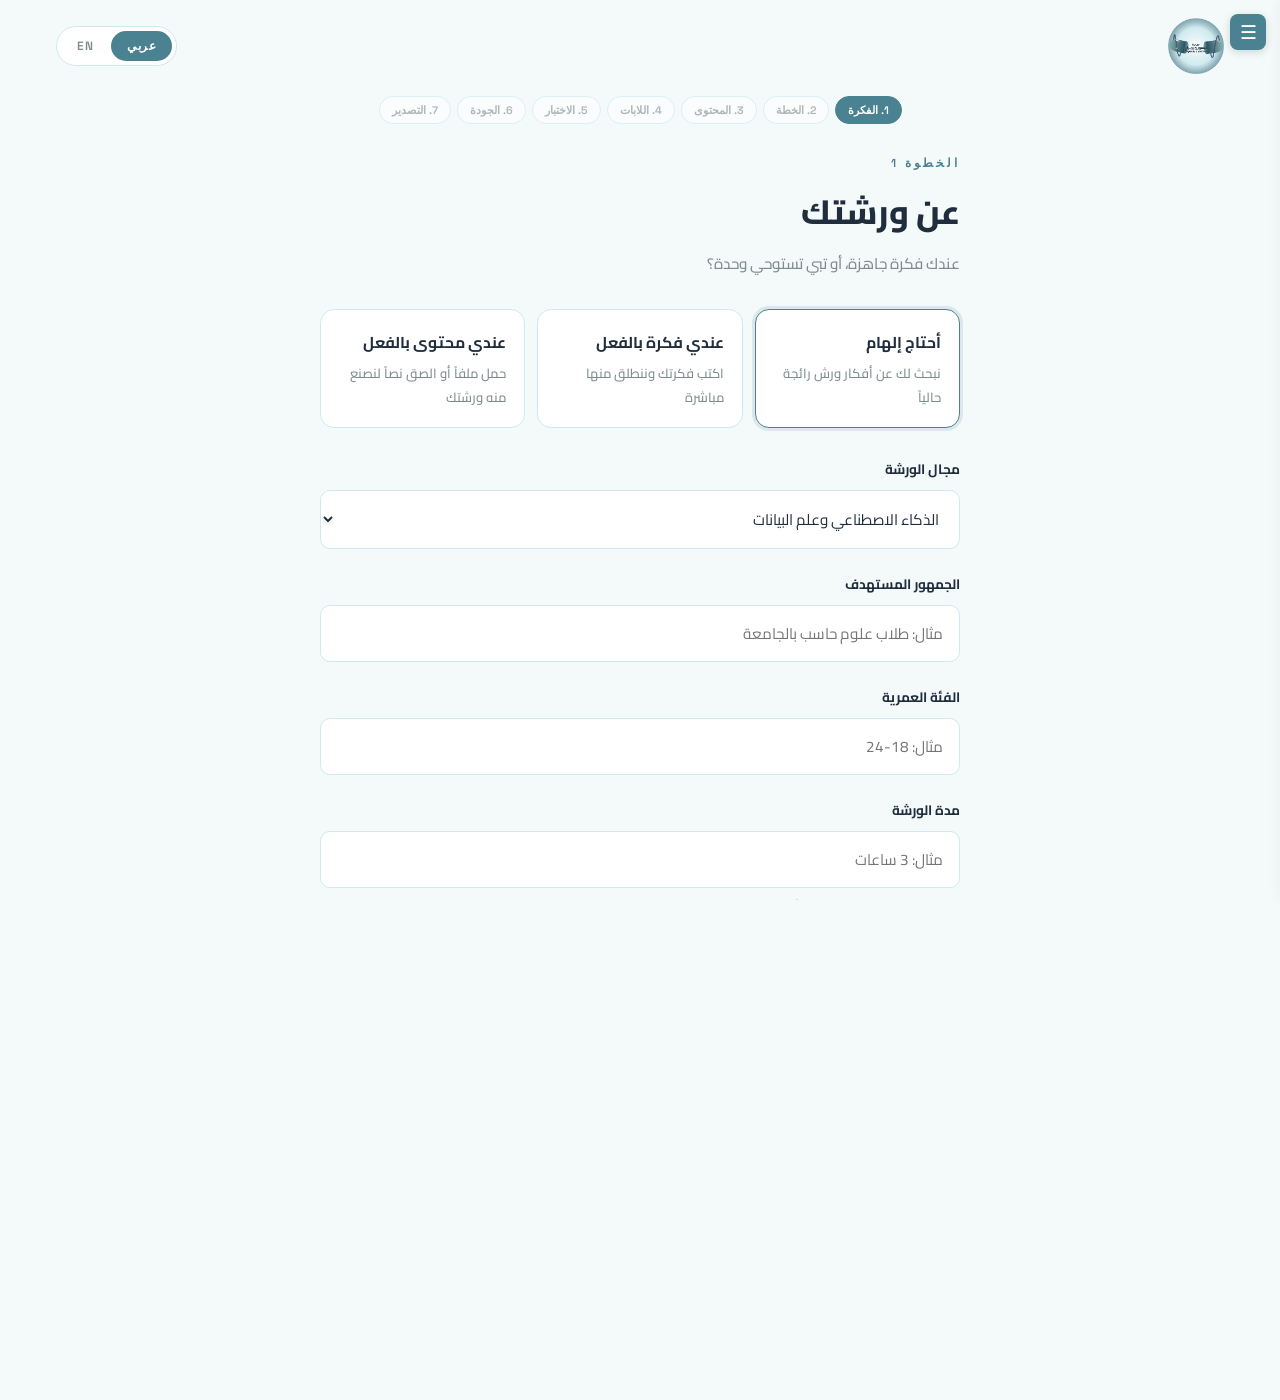
<file: Frontend/step1.html>
<!DOCTYPE html>
<html lang="ar" dir="rtl">
<head>
<meta charset="UTF-8">
<meta name="viewport" content="width=device-width, initial-scale=1.0">
<title>Capsule Studio — إعداد الورشة</title>
<link rel="preconnect" href="https://fonts.googleapis.com">
<link rel="preconnect" href="https://fonts.gstatic.com" crossorigin>
<link href="https://fonts.googleapis.com/css2?family=Cairo:wght@400;500;600;700;800&family=Space+Grotesk:wght@400;500;600&display=swap" rel="stylesheet">
<link rel="stylesheet" href="shared/styles.css">
<style>
  /* Page-specific: idea-mode selector layout only — everything else
     (form fields, choice cards, buttons, nav row) comes from
     shared/styles.css. */
  .idea-fields {
    margin-top: 22px;
    padding-top: 6px;
  }
</style>
</head>
<body>

<header class="topbar">
  <div class="brand-slot">
    <img src="logo_badge.png" alt="Capsule Studio logo">
  </div>
  <div class="lang-toggle" role="group" aria-label="Language">
    <button id="btn-ar" class="active" onclick="setLang('ar')">عربي</button>
    <button id="btn-en" onclick="setLang('en')">EN</button>
  </div>
</header>

<div class="step-progress" id="step-progress"></div>

<main class="page-main">
  <div class="page-card">
    <div class="page-eyebrow" data-ar="الخطوة 1" data-en="STEP 1">الخطوة 1</div>
    <h1 class="page-title" data-ar="عن ورشتك" data-en="About your workshop">عن ورشتك</h1>
    <p class="page-subtitle" data-ar="عندك فكرة جاهزة، أو تبي تستوحي وحدة؟" data-en="Already have an idea, or want some inspiration?">عندك فكرة جاهزة، أو تبي تستوحي وحدة؟</p>

    <div class="choice-row" role="radiogroup" aria-label="Idea mode">
      <div class="choice-card selected" id="choice-need" onclick="selectMode('need')" role="radio" aria-checked="true" tabindex="0">
        <div class="choice-title" data-ar="أحتاج إلهام" data-en="I need inspiration">أحتاج إلهام</div>
        <div class="choice-desc" data-ar="نبحث لك عن أفكار ورش رائجة حالياً" data-en="We'll search for current, trending workshop ideas">نبحث لك عن أفكار ورش رائجة حالياً</div>
      </div>
      <div class="choice-card" id="choice-have" onclick="selectMode('have')" role="radio" aria-checked="false" tabindex="0">
        <div class="choice-title" data-ar="عندي فكرة بالفعل" data-en="I already have an idea">عندي فكرة بالفعل</div>
        <div class="choice-desc" data-ar="اكتب فكرتك وننطلق منها مباشرة" data-en="Tell us your idea and we'll build on it directly">اكتب فكرتك وننطلق منها مباشرة</div>
      </div>
      <div class="choice-card" id="choice-content" onclick="selectMode('content')" role="radio" aria-checked="false" tabindex="0">
        <div class="choice-title" data-ar="عندي محتوى بالفعل" data-en="I already have content">عندي محتوى بالفعل</div>
        <div class="choice-desc" data-ar="حمل ملفاً أو الصق نصاً لنصنع منه ورشتك" data-en="Upload a file or paste text to generate the workshop from it">حمل ملفاً أو الصق نصاً لنصنع منه ورشتك</div>
      </div>
    </div>

    <div id="idea-input-field" class="field idea-fields" style="display:none;">
      <label data-ar="فكرة الورشة" data-en="Workshop idea">فكرة الورشة</label>
      <input type="text" id="idea_input" placeholder="مثال: ورشة عن هندسة الأوامر للمبتدئين" data-ph-ar="مثال: ورشة عن هندسة الأوامر للمبتدئين" data-ph-en="e.g. A beginner's workshop on prompt engineering">
    </div>

    <div id="content-upload-field" class="field idea-fields" style="display:none; flex-direction:column; gap:8px;">
      <label data-ar="محتوى الورشة المرجعي" data-en="Reference Workshop Content">محتوى الورشة المرجعي</label>
      <div style="display:flex; flex-direction:column; gap:10px;">
        <div id="dropzone" style="border: 2px dashed var(--teal-soft); border-radius: 12px; padding: 25px; text-align: center; cursor: pointer; background: var(--white); transition: border-color 0.3s; box-shadow: 0 4px 10px rgba(0,0,0,0.02);" onclick="document.getElementById('file_input').click()">
          <span id="dropzone-text" style="font-weight: 500; color: var(--teal-deep);" data-ar="اسحب وأفلت ملفاً هنا، أو اضغط للتصفح (.txt, .json, .docx, .pptx)" data-en="Drag & drop a file here, or click to browse (.txt, .json, .docx, .pptx)">اسحب وأفلت ملفاً هنا، أو اضغط للتصفح (.txt, .json, .docx, .pptx)</span>
          <input type="file" id="file_input" style="display:none;" accept=".txt,.json,.docx,.pptx" onchange="handleFileUpload(event)">
        </div>
        <textarea id="content_text" style="width:100%; min-height: 150px; padding: 12px; border: 1px solid var(--teal-soft); border-radius: 8px; background: var(--white); font-family: inherit; font-size: 0.95rem; resize: vertical;" placeholder="أو الصق النص هنا مباشرة..." data-ph-ar="أو الصق النص هنا مباشرة..." data-ph-en="Or paste the text here directly..."></textarea>
      </div>
    </div>

    <div id="workshop-fields" class="idea-fields">
      <div class="field">
        <label data-ar="مجال الورشة" data-en="Workshop Field / Domain">مجال الورشة</label>
        <select id="field-select" onchange="toggleCustomField()">
          <option value="AI & Data Science" data-ar="الذكاء الاصطناعي وعلم البيانات" data-en="AI & Data Science">الذكاء الاصطناعي وعلم البيانات</option>
          <option value="Cloud Computing" data-ar="الحوسبة السحابية" data-en="Cloud Computing">الحوسبة السحابية</option>
          <option value="Software Engineering" data-ar="هندسة البرمجيات" data-en="Software Engineering">هندسة البرمجيات</option>
          <option value="Cybersecurity" data-ar="الأمن السيبراني" data-en="Cybersecurity">الأمن السيبراني</option>
          <option value="Other" data-ar="أخرى (حدد المجال)" data-en="Other (Specify)">أخرى (حدد المجال)</option>
        </select>
      </div>

      <div id="custom-field-block" class="field" style="display:none;">
        <label data-ar="حدد المجال المخصص" data-en="Specify custom field">حدد المجال المخصص</label>
        <input type="text" id="custom-field-input" placeholder="مثال: إنترنت الأشياء" data-ph-ar="مثال: إنترنت الأشياء" data-ph-en="e.g. Internet of Things">
      </div>

      <div class="field">
        <label data-ar="الجمهور المستهدف" data-en="Target audience">الجمهور المستهدف</label>
        <input type="text" id="audience" placeholder="مثال: طلاب علوم حاسب بالجامعة" data-ph-ar="مثال: طلاب علوم حاسب بالجامعة" data-ph-en="e.g. University computer science students">
      </div>

      <div class="field">
        <label data-ar="الفئة العمرية" data-en="Age group">الفئة العمرية</label>
        <input type="text" id="age" placeholder="مثال: 18-24" data-ph-ar="مثال: 18-24" data-ph-en="e.g. 18-24">
      </div>

      <div class="field">
        <label data-ar="مدة الورشة" data-en="Workshop duration">مدة الورشة</label>
        <input type="text" id="duration" placeholder="مثال: 3 ساعات" data-ph-ar="مثال: 3 ساعات" data-ph-en="e.g. 3 hours">
        <span class="hint" data-ar="اكتبها بالساعات، مثل: 3 ساعات أو 4.5 ساعة" data-en="In hours, e.g. '3 hours' or '4.5 hours'">اكتبها بالساعات، مثل: 3 ساعات أو 4.5 ساعة</span>
      </div>

      <div class="field">
        <label data-ar="الهدف التعليمي الأساسي" data-en="Primary learning goal">الهدف التعليمي الأساسي</label>
        <input type="text" id="goal" placeholder="مثال: تعليم الاستخدام العملي لأدوات الذكاء الاصطناعي" data-ph-ar="مثال: تعليم الاستخدام العملي لأدوات الذكاء الاصطناعي" data-ph-en="e.g. Teach practical use of AI coding assistants">
      </div>

      <div class="field">
        <label data-ar="ملاحظات إضافية (اختياري)" data-en="Extra notes (optional)">ملاحظات إضافية (اختياري)</label>
        <textarea id="notes" placeholder="مثال: أبيها تكون عملية أكثر من نظرية" data-ph-ar="مثال: أبيها تكون عملية أكثر من نظرية" data-ph-en="e.g. Should feel hands-on, not just slides"></textarea>
      </div>
    </div>

    <div class="nav-row">
      <a href="index.html" class="btn btn-ghost" data-ar="⬅ رجوع" data-en="⬅ Back">⬅ رجوع</a>
      <button class="btn btn-primary" id="generate-btn" onclick="handleGenerate()">
        <span data-ar="ولّد اقتراحات العناوين" data-en="Generate title suggestions">ولّد اقتراحات العناوين</span>
        <span class="arrow">→</span>
      </button>
    </div>
  </div>
</main>

<footer>
  <span data-ar="مبادرة" data-en="An initiative by">مبادرة</span> <strong>Capsule Tahawul</strong>
</footer>

<script>
  const STEPS_AR = ["الفكرة", "الخطة", "المحتوى", "اللابات", "الاختبار", "الجودة", "التصدير"];
  const STEPS_EN = ["Idea", "Plan", "Content", "Labs", "Quiz", "Quality", "Export"];
  const CURRENT_STEP = 1; // 1-indexed: this page = step 1 (idea)

  function renderStepProgress(lang) {
    const labels = lang === 'ar' ? STEPS_AR : STEPS_EN;
    const container = document.getElementById('step-progress');
    
    const hasTitle = !!localStorage.getItem('chosen_title');
    const hasPlan = !!localStorage.getItem('plan_result');

    const pages = [
      'step1.html',
      'step3.html',
      'step4.html',
      'step5.html',
      'step6.html',
      'step7.html',
      'step8.html'
    ];

    container.innerHTML = labels.map((label, i) => {
      const stepNum = i + 1;
      const targetPage = pages[i];
      let cls = 'step-pill';
      if (stepNum === CURRENT_STEP) cls += ' current';
      else if (stepNum < CURRENT_STEP) cls += ' done';

      let isClickable = false;
      let alertMsgAr = '';
      let alertMsgEn = '';

      if (i === 0) {
        isClickable = true;
      } else if (i === 1) {
        isClickable = hasTitle;
        alertMsgAr = 'يرجى اختيار عنوان للورشة أولاً.';
        alertMsgEn = 'Please select a workshop title first.';
      } else {
        isClickable = hasPlan;
        alertMsgAr = 'يرجى إنشاء خطة الورشة أولاً.';
        alertMsgEn = 'Please generate a workshop plan first.';
      }

      if (isClickable) {
        return `<a href="${targetPage}" class="${cls}" style="cursor: pointer; text-decoration: none;">${stepNum}. ${label}</a>`;
      } else {
        const alertFunc = `alert(document.documentElement.lang === 'ar' ? '${alertMsgAr}' : '${alertMsgEn}')`;
        return `<span class="${cls}" onclick="${alertFunc}" style="cursor: not-allowed; opacity: 0.6;">${stepNum}. ${label}</span>`;
      }
    }).join('');
  }

  function setLang(lang) {
    const isAr = lang === 'ar';
    document.documentElement.lang = isAr ? 'ar' : 'en';
    document.documentElement.dir = isAr ? 'rtl' : 'ltr';
    document.getElementById('btn-ar').classList.toggle('active', isAr);
    document.getElementById('btn-en').classList.toggle('active', !isAr);
    document.querySelectorAll('[data-ar]').forEach(el => {
      el.textContent = isAr ? el.dataset.ar : el.dataset.en;
    });
    document.querySelectorAll('[data-ph-ar]').forEach(el => {
      el.placeholder = isAr ? el.dataset.phAr : el.dataset.phEn;
    });
    localStorage.setItem('lang', lang);
    renderStepProgress(lang);
  }

  let ideaMode = 'need'; // 'need' = need inspiration, 'have' = already have an idea, 'content' = already have content

  function toggleCustomField() {
    const isOther = document.getElementById('field-select').value === 'Other';
    document.getElementById('custom-field-block').style.display = isOther ? 'flex' : 'none';
  }

  function selectMode(mode) {
    ideaMode = mode;
    document.getElementById('choice-need').classList.toggle('selected', mode === 'need');
    document.getElementById('choice-need').setAttribute('aria-checked', mode === 'need');
    document.getElementById('choice-have').classList.toggle('selected', mode === 'have');
    document.getElementById('choice-have').setAttribute('aria-checked', mode === 'have');
    document.getElementById('choice-content').classList.toggle('selected', mode === 'content');
    document.getElementById('choice-content').setAttribute('aria-checked', mode === 'content');
    
    document.getElementById('idea-input-field').style.display = mode === 'have' ? 'flex' : 'none';
    document.getElementById('content-upload-field').style.display = mode === 'content' ? 'flex' : 'none';
    // Hide all workshop fields when user already has content
    document.getElementById('workshop-fields').style.display = mode === 'content' ? 'none' : 'block';
    // Update generate button text for content mode
    const genBtnSpan = document.querySelector('#generate-btn span');
    if (genBtnSpan) {
      const isAr = document.documentElement.lang === 'ar';
      if (mode === 'content') {
        genBtnSpan.textContent = isAr ? 'توليد الاختبار واللابات' : 'Generate Quiz & Labs';
      } else {
        genBtnSpan.textContent = isAr ? 'ولّد اقتراحات العناوين' : 'Generate title suggestions';
      }
    }
  }

  // Allow keyboard selection (Enter/Space) on the choice cards for accessibility
  ['choice-need', 'choice-have', 'choice-content'].forEach(id => {
    const card = document.getElementById(id);
    if (card) {
      card.addEventListener('keydown', e => {
        if (e.key === 'Enter' || e.key === ' ') { e.preventDefault(); selectMode(id === 'choice-need' ? 'need' : (id === 'choice-have' ? 'have' : 'content')); }
      });
    }
  });

  async function handleFileUpload(event) {
    const file = event.target.files[0];
    if (!file) return;
    
    const dropzoneText = document.getElementById('dropzone-text');
    const isAr = document.documentElement.lang === 'ar';
    dropzoneText.textContent = isAr ? `⏳ جاري معالجة الملف: ${file.name}...` : `⏳ Processing file: ${file.name}...`;
    
    const formData = new FormData();
    formData.append('file', file);
    
    try {
      const response = await fetch('/api/parse_file', {
        method: 'POST',
        body: formData
      });
      
      if (!response.ok) {
        throw new Error('Failed to parse file');
      }
      
      const data = await response.json();
      document.getElementById('content_text').value = data.text;
      dropzoneText.textContent = isAr ? `تم رفع وقراءة: ${file.name}` : `Successfully loaded: ${file.name}`;
    } catch (err) {
      console.error(err);
      alert(isAr ? 'فشل قراءة الملف. الرجاء التأكد من الصيغة (.txt, .json, .docx, .pptx)' : 'Failed to parse file. Please verify the format (.txt, .json, .docx, .pptx)');
      dropzoneText.textContent = isAr ? 'اسحب وأفلت ملفاً هنا، أو اضغط للتصفح' : 'Drag & drop a file here, or click to browse';
    }
  }

  // Setup Drag and Drop listeners
  window.addEventListener('DOMContentLoaded', () => {
    const zone = document.getElementById('dropzone');
    if (!zone) return;
    
    ['dragenter', 'dragover'].forEach(eventName => {
      zone.addEventListener(eventName, (e) => {
        e.preventDefault();
        zone.style.borderColor = 'var(--teal-deep)';
        zone.style.background = 'var(--bg-ice)';
      }, false);
    });
    
    ['dragleave', 'drop'].forEach(eventName => {
      zone.addEventListener(eventName, (e) => {
        e.preventDefault();
        zone.style.borderColor = 'var(--teal-soft)';
        zone.style.background = 'var(--white)';
      }, false);
    });
    
    zone.addEventListener('drop', (e) => {
      const dt = e.dataTransfer;
      const files = dt.files;
      if (files.length) {
        document.getElementById('file_input').files = files;
        handleFileUpload({ target: { files: files } });
      }
    }, false);
  });

  function handleGenerate() {
    // Content-only mode: skip all form fields, go straight to quiz/lab
    if (ideaMode === 'content') {
      const uploadedContent = document.getElementById('content_text').value.trim();
      if (!uploadedContent) {
        alert(
          document.documentElement.lang === 'ar'
            ? 'الرجاء تحميل ملف محتوى أو الصاق نص الورشة المرجعي.'
            : 'Please upload a file or paste your reference workshop content.'
        );
        return;
      }
      const workshopInput = {
        idea_mode: 'content',
        idea_input: '',
        field_select: '',
        custom_field: '',
        field: '',
        audience: '',
        age: '',
        duration: '',
        goal: '',
        notes: '',
        uploaded_content: uploadedContent
      };
      localStorage.setItem('workshop_input', JSON.stringify(workshopInput));
      // Skip title/plan steps — go directly to labs
      window.location.href = 'step5.html';
      return;
    }

    const selectedFieldVal = document.getElementById('field-select').value;
    const fieldVal = selectedFieldVal === 'Other' 
      ? document.getElementById('custom-field-input').value.trim() 
      : selectedFieldVal;

    const workshopInput = {
      idea_mode: ideaMode,
      idea_input: document.getElementById('idea_input').value.trim(),
      field_select: selectedFieldVal,
      custom_field: document.getElementById('custom-field-input').value.trim(),
      field: fieldVal,
      audience: document.getElementById('audience').value.trim(),
      age: document.getElementById('age').value.trim(),
      duration: document.getElementById('duration').value.trim(),
      goal: document.getElementById('goal').value.trim(),
      notes: document.getElementById('notes').value.trim(),
      uploaded_content: ""
    };

    if (!workshopInput.audience || !workshopInput.age || !workshopInput.duration || !workshopInput.goal) {
      alert(
        document.documentElement.lang === 'ar'
          ? 'عبّ الحقول الأساسية أول (الجمهور، العمر، المدة، الهدف).'
          : 'Fill in the required fields first (audience, age, duration, goal).'
      );
      return;
    }
    if (selectedFieldVal === 'Other' && !workshopInput.custom_field) {
      alert(
        document.documentElement.lang === 'ar'
          ? 'يرجى تحديد المجال المخصص.'
          : 'Please specify the custom field.'
      );
      return;
    }
    if (ideaMode === 'have' && !workshopInput.idea_input) {
      alert(
        document.documentElement.lang === 'ar'
          ? 'اكتب فكرة الورشة، أو اختر "أحتاج إلهام".'
          : 'Enter your workshop idea, or choose "I need inspiration".'
      );
      return;
    }

    localStorage.setItem('workshop_input', JSON.stringify(workshopInput));

    // "I already have an idea" mode: the user's own idea IS the title —
    // asking the AI to suggest 5 alternative titles here would silently
    // discard what they typed and show unrelated suggestions instead.
    // Skip step2.html's suggestion screen entirely and use their idea
    // directly, matching what step2.html would have written to
    // localStorage on selection (see step2.html's handleContinue()).
    if (ideaMode === 'have') {
      // Clear any plan/content/labs/quiz saved from a PREVIOUS workshop —
      // otherwise step3.html (and later steps) find that old saved data
      // and display it immediately instead of asking for fresh input,
      // since normally reaching step3.html with data already saved means
      // "the user is resuming their own in-progress workshop", not
      // "the user just started a brand new one".
      localStorage.removeItem('plan_result');
      localStorage.removeItem('plan_result_ar');
      localStorage.removeItem('content_result');
      localStorage.removeItem('content_result_ar');
      localStorage.removeItem('labs_result');
      localStorage.removeItem('labs_result_ar');
      localStorage.removeItem('quiz_result');
      localStorage.removeItem('quiz_result_ar');
      localStorage.removeItem('quiz_approved');

      localStorage.setItem('chosen_title', JSON.stringify({
        title_ar: workshopInput.idea_input,
        title_en: workshopInput.idea_input
      }));
      window.location.href = 'step3.html';
      return;
    }

    window.location.href = 'step2.html';
  }

  const savedLang = localStorage.getItem('lang');
  setLang(savedLang || 'ar');

  // Always start with a clean form — no restoring old values
</script>
<script src="shared/sidebar.js"></script>

</body>
</html>
</file>
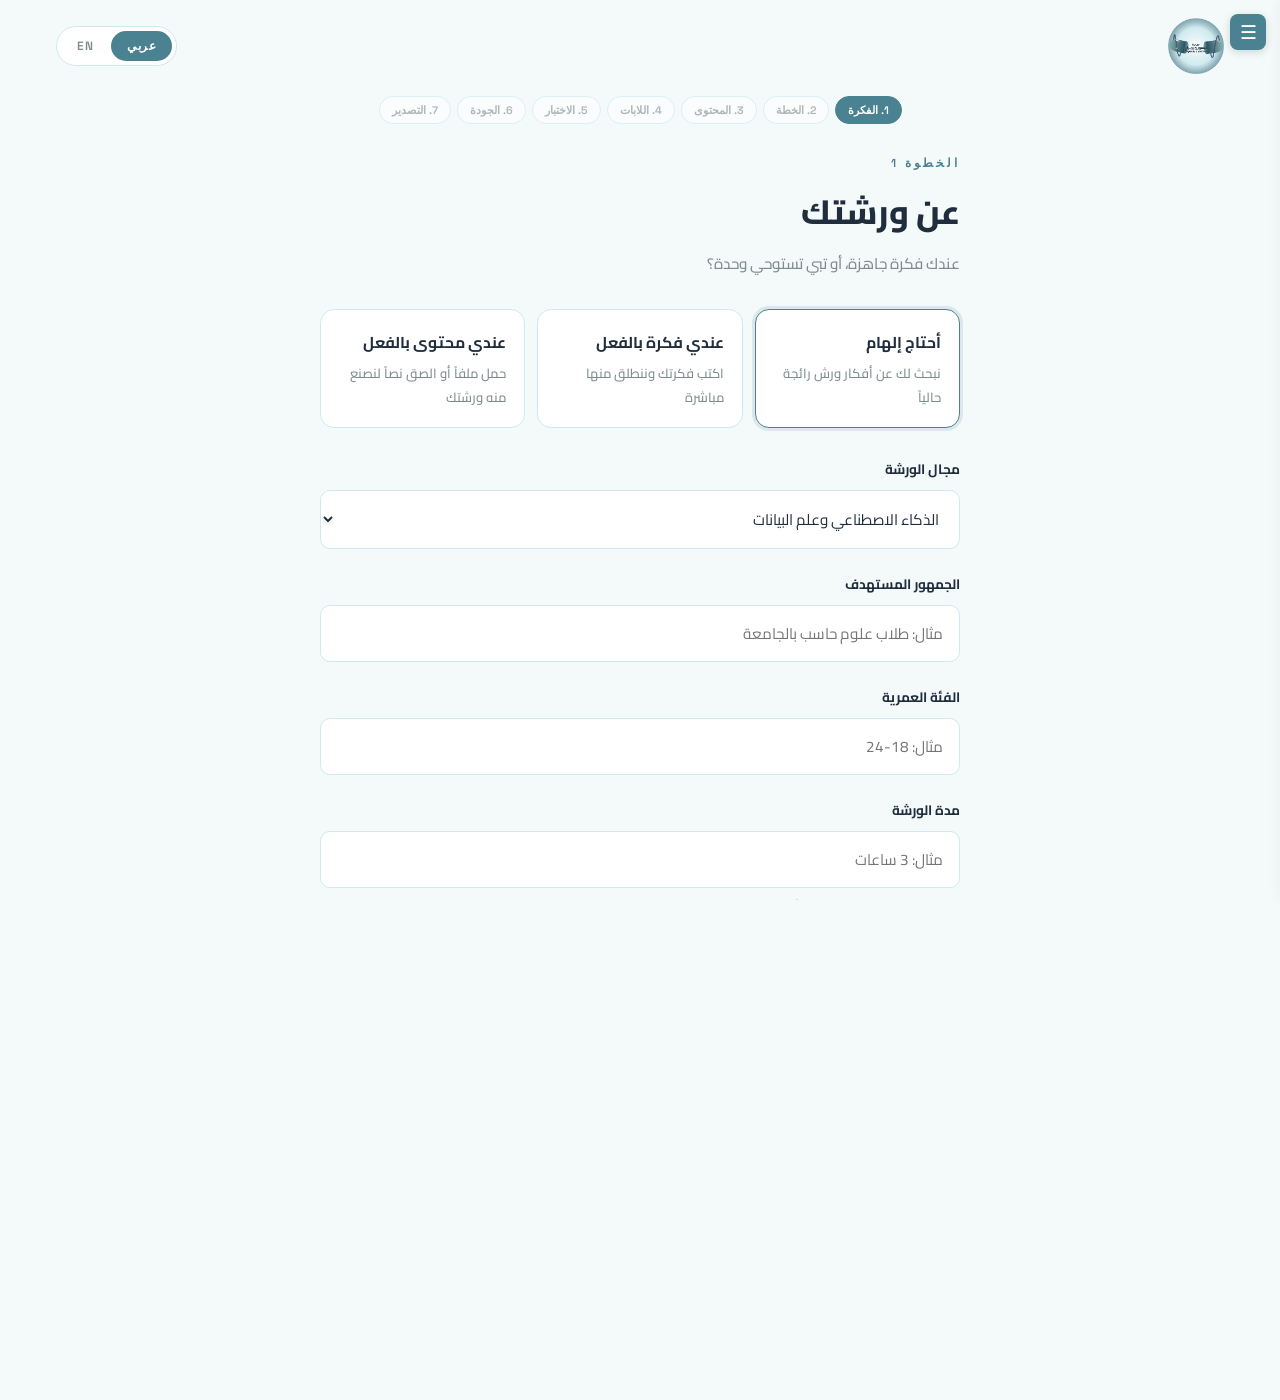
<file: Frontend/step2.html>
<!DOCTYPE html>
<html lang="ar" dir="rtl">
<head>
<meta charset="UTF-8">
<meta name="viewport" content="width=device-width, initial-scale=1.0">
<title>Capsule Studio — اختيار العنوان</title>
<link rel="preconnect" href="https://fonts.googleapis.com">
<link rel="preconnect" href="https://fonts.gstatic.com" crossorigin>
<link href="https://fonts.googleapis.com/css2?family=Cairo:wght@400;500;600;700;800&family=Space+Grotesk:wght@400;500;600" rel="stylesheet">
<link rel="stylesheet" href="shared/styles.css">
</head>
<body>

<header class="topbar">
  <div class="brand-slot">
    <img src="logo_badge.png" alt="Capsule Studio logo">
  </div>
  <div class="lang-toggle" role="group" aria-label="Language">
    <button id="btn-ar" class="active" onclick="setLang('ar')">عربي</button>
    <button id="btn-en" onclick="setLang('en')">EN</button>
  </div>
</header>

<div class="step-progress" id="step-progress"></div>

<main class="page-main">
  <div class="page-card">
    <div class="page-eyebrow" data-ar="الخطوة 1 — تكملة" data-en="STEP 1 — continued">الخطوة 1 — تكملة</div>
    <h1 class="page-title" data-ar="اختر عنوان الورشة" data-en="Pick a workshop title">اختر عنوان الورشة</h1>
    <p class="page-subtitle" data-ar="هذي اقتراحات مبنية على بحث حديث حول موضوعك. اختر وحدة، أو ولّد غيرها." data-en="These suggestions are grounded in recent research on your topic. Pick one, or generate new ones.">هذي اقتراحات مبنية على بحث حديث حول موضوعك. اختر وحدة، أو ولّد غيرها.</p>

    <div id="loading-state" class="loading-block" style="display:none;">
      <div class="spinner" aria-hidden="true"></div>
      <span data-ar="جاري البحث وتوليد اقتراحات..." data-en="Searching and generating suggestions...">جاري البحث وتوليد اقتراحات...</span>
    </div>

    <div id="titles-list"></div>

    <div class="nav-row" style="justify-content: center; margin-top: 8px; margin-bottom: 28px;">
      <button class="btn btn-ghost" id="regen-btn" onclick="loadTitles(true)">
        <span data-ar="↻ ولّد عناوين جديدة" data-en="↻ Generate new titles">↻ ولّد عناوين جديدة</span>
      </button>
    </div>

    <!-- AI Refinement block -->
    <div id="refine-block" style="margin-top: 24px; border-top: 1.5px solid var(--teal-soft); padding-top: 20px;">
      <div class="field">
        <label data-ar="تعديل العناوين بالذكاء الاصطناعي" data-en="Refine Titles with AI">تعديل العناوين بالذكاء الاصطناعي</label>
        <input type="text" id="refine-feedback" placeholder="مثال: اجعلها أكثر عملية، أو ركز على المطورين..." data-ph-ar="مثال: اجعلها أكثر عملية، أو ركز على المطورين..." data-ph-en="E.g., Make them more practical, or focus on developers...">
      </div>
      <div class="nav-row" style="justify-content: flex-end; margin-top: 8px; margin-bottom: 12px;">
        <button class="btn btn-ghost" id="refine-btn" onclick="refineTitles()" style="padding: 10px 20px; font-size: 0.9rem;">
          <span data-ar="تطبيق التعديل" data-en="Apply Feedback">تطبيق التعديل</span>
        </button>
      </div>
    </div>

    <div class="nav-row">
      <a href="step1.html" class="btn btn-ghost" data-ar="⬅ رجوع" data-en="⬅ Back">⬅ رجوع</a>
      <button class="btn btn-primary" id="continue-btn" onclick="handleContinue()" disabled>
        <span data-ar="متابعة بهذا العنوان" data-en="Continue with this title">متابعة بهذا العنوان</span>
        <span class="arrow">→</span>
      </button>
    </div>
  </div>
</main>

<footer>
  <span data-ar="مبادرة" data-en="An initiative by">مبادرة</span> <strong>Capsule Tahawul</strong>
</footer>

<script>
  const STEPS_AR = ["الفكرة", "الخطة", "المحتوى", "اللابات", "الاختبار", "الجودة", "التصدير"];
  const STEPS_EN = ["Idea", "Plan", "Content", "Labs", "Quiz", "Quality", "Export"];
  const CURRENT_STEP = 1; // Title selection is part of the "Idea" stage

  // Render horizontal progress bar steps
  function renderStepProgress(lang) {
    const labels = lang === 'ar' ? STEPS_AR : STEPS_EN;
    const container = document.getElementById('step-progress');
    
    const hasTitle = !!localStorage.getItem('chosen_title');
    const hasPlan = !!localStorage.getItem('plan_result');

    const pages = [
      'step1.html',
      'step3.html',
      'step4.html',
      'step5.html',
      'step6.html',
      'step7.html',
      'step8.html'
    ];

    container.innerHTML = labels.map((label, i) => {
      const stepNum = i + 1;
      const targetPage = pages[i];
      let cls = 'step-pill';
      if (stepNum === CURRENT_STEP) cls += ' current';
      else if (stepNum < CURRENT_STEP) cls += ' done';

      let isClickable = false;
      let alertMsgAr = '';
      let alertMsgEn = '';

      if (i === 0) {
        isClickable = true;
      } else if (i === 1) {
        isClickable = hasTitle;
        alertMsgAr = 'يرجى اختيار عنوان للورشة أولاً.';
        alertMsgEn = 'Please select a workshop title first.';
      } else {
        isClickable = hasPlan;
        alertMsgAr = 'يرجى إنشاء خطة الورشة أولاً.';
        alertMsgEn = 'Please generate a workshop plan first.';
      }

      if (isClickable) {
        return `<a href="${targetPage}" class="${cls}" style="cursor: pointer; text-decoration: none;">${stepNum}. ${label}</a>`;
      } else {
        const alertFunc = `alert(document.documentElement.lang === 'ar' ? '${alertMsgAr}' : '${alertMsgEn}')`;
        return `<span class="${cls}" onclick="${alertFunc}" style="cursor: not-allowed; opacity: 0.6;">${stepNum}. ${label}</span>`;
      }
    }).join('');
  }

  // Handle global language toggle (Arabic/English)
  function setLang(lang) {
    const isAr = lang === 'ar';
    document.documentElement.lang = isAr ? 'ar' : 'en';
    document.documentElement.dir = isAr ? 'rtl' : 'ltr';
    document.getElementById('btn-ar').classList.toggle('active', isAr);
    document.getElementById('btn-en').classList.toggle('active', !isAr);
    document.querySelectorAll('[data-ar]').forEach(el => {
      el.textContent = isAr ? el.dataset.ar : el.dataset.en;
    });
    document.querySelectorAll('[data-ph-ar]').forEach(el => {
      el.placeholder = isAr ? el.dataset.phAr : el.dataset.phEn;
    });
    localStorage.setItem('lang', lang);
    renderStepProgress(lang);

    // Re-render titles upon language toggle while retaining selection state
    if (window._titlesLoaded) {
      const selectedIndex = window._selectedIndex;
      renderTitles(isAr ? (window.titles_result_ar || MOCK_TITLES_AR) : (window.titles_result || MOCK_TITLES_EN));
      if (selectedIndex !== null && selectedIndex !== undefined) {
        selectTitle(selectedIndex);
      }
    }
  }

  // ---------- Title suggestions mock data ----------
  const MOCK_TITLES_AR = [
    { title: "ما وراء الأتمتة: بناء وكلاء ذكاء اصطناعي موثوقين", why: "مبني على نقاش تقني حديث حول الفرق بين الأتمتة البسيطة والوكلاء الحقيقيين." },
    { title: "من الفكرة إلى الإنتاج: هندسة الأوامر كتخصص", why: "يعكس اتجاه حديث بمعاملة هندسة الأوامر كممارسة هندسية رسمية، لا تجربة عشوائية." },
    { title: "تصحيح الأخطاء بمساعدة الذكاء الاصطناعي: ما بعد الإكمال التلقائي", why: "مستند إلى مقالات حديثة تناقش استخدام الوكلاء لتحليل الأخطاء لا فقط اقتراح الكود." },
    { title: "الوكلاء الآمنون: حواجز الحماية والتحقق البشري", why: "يتماشى مع نقاش متزايد حول أهمية الإشراف البشري بأنظمة الذكاء الاصطناعي المستقلة." },
    { title: "سياقات أكبر، قرارات أذكى: هندسة السياق للوكلاء", why: "مبني على تغطية حديثة لتقنيات إدارة السياق بنماذج اللغة الكبيرة." },
  ];

  const MOCK_TITLES_EN = [
    { title: "Beyond Automation: Building Trustworthy AI Agents", why: "Grounded in recent technical discussion on the gap between simple automation and true agents." },
    { title: "From Idea to Production: Prompt Engineering as a Discipline", why: "Reflects a current trend treating prompt engineering as formal engineering practice, not guesswork." },
    { title: "AI-Assisted Debugging: Beyond Autocomplete", why: "Based on recent articles on using agents to analyze failures, not just suggest code." },
    { title: "Safe Agents: Guardrails and Human Verification", why: "Aligns with growing discussion on the importance of human oversight in autonomous AI systems." },
    { title: "Bigger Context, Smarter Decisions: Context Engineering for Agents", why: "Grounded in recent coverage of context-management techniques for large language models." },
  ];

  let selectedTitle = null;

  // Load title options from the real backend API
  async function loadTitles(isRegenerate) {
    document.getElementById('titles-list').innerHTML = '';
    document.getElementById('loading-state').style.display = 'flex';
    document.getElementById('continue-btn').disabled = true;
    selectedTitle = null;

    const inputDataStr = localStorage.getItem('workshop_input');
    if (!inputDataStr) {
      window.location.href = 'step1.html';
      return;
    }

    try {
      const response = await fetch('/api/generate_titles', {
        method: 'POST',
        headers: { 'Content-Type': 'application/json' },
        body: inputDataStr
      });
      if (!response.ok) throw new Error('API Title Generation Failed');
      const data = await response.json();
      
      // Real English titles
      window.titles_result = data.titles;
      
      // Translate to Arabic
      try {
        const trResponse = await fetch('/api/translate', {
          method: 'POST',
          headers: { 'Content-Type': 'application/json' },
          body: JSON.stringify({ data: data, context: "Workshop titles list" })
        });
        if (trResponse.ok) {
          const trData = await trResponse.json();
          window.titles_result_ar = trData.titles;
        } else {
          window.titles_result_ar = data.titles;
        }
      } catch (trErr) {
        console.warn('Translation failed:', trErr);
        window.titles_result_ar = data.titles;
      }
      
      const isAr = document.documentElement.lang === 'ar';
      renderTitles(isAr ? window.titles_result_ar : window.titles_result);
      window._titlesLoaded = true;
    } catch (err) {
      console.warn('Using mock fallback titles:', err);
      window.titles_result = MOCK_TITLES_EN;
      window.titles_result_ar = MOCK_TITLES_AR;
      const isAr = document.documentElement.lang === 'ar';
      renderTitles(isAr ? MOCK_TITLES_AR : MOCK_TITLES_EN);
      window._titlesLoaded = true;
    } finally {
      document.getElementById('loading-state').style.display = 'none';
    }
  }

  // Render title cards in DOM
  function renderTitles(titles) {
    const list = document.getElementById('titles-list');
    list.innerHTML = titles.map((t, i) => `
      <div class="option-card" id="title-${i}" onclick="selectTitle(${i})" role="radio" aria-checked="false" tabindex="0">
        <div class="option-title">${t.title}</div>
        <div class="option-desc">${t.why}</div>
      </div>
    `).join('');

    titles.forEach((t, i) => {
      const card = document.getElementById(`title-${i}`);
      if (card) {
        card.addEventListener('keydown', e => {
          if (e.key === 'Enter' || e.key === ' ') { e.preventDefault(); selectTitle(i); }
        });
      }
    });

    window._currentTitles = titles;
  }

  // Handle title card selection (saves both Arabic and English titles together)
  function selectTitle(i) {
    document.querySelectorAll('.option-card').forEach(el => {
      el.classList.remove('selected');
      el.setAttribute('aria-checked', 'false');
    });
    const card = document.getElementById(`title-${i}`);
    if (card) {
      card.classList.add('selected');
      card.setAttribute('aria-checked', 'true');
    }
    
    const engList = window.titles_result || MOCK_TITLES_EN;
    const arList = window.titles_result_ar || MOCK_TITLES_AR;
    
    selectedTitle = {
      title_ar: arList[i] ? arList[i].title : engList[i].title,
      title_en: engList[i].title
    };

    window._selectedIndex = i;
    document.getElementById('continue-btn').disabled = false;
  }

  // Save selected title object to localStorage and navigate to plan builder
  function handleContinue() {
    if (!selectedTitle) return;
    // Clear any plan/content/labs/quiz saved from a PREVIOUS workshop —
    // same reasoning as step1.html's "I already have an idea" path: a
    // freshly chosen title means a brand new workshop, not a resume of
    // whatever was last saved to localStorage.
    localStorage.removeItem('plan_result');
    localStorage.removeItem('plan_result_ar');
    localStorage.removeItem('content_result');
    localStorage.removeItem('content_result_ar');
    localStorage.removeItem('labs_result');
    localStorage.removeItem('labs_result_ar');
    localStorage.removeItem('quiz_result');
    localStorage.removeItem('quiz_result_ar');
    localStorage.removeItem('quiz_approved');

    localStorage.setItem('chosen_title', JSON.stringify(selectedTitle));
    window.location.href = 'step3.html';
  }

  async function refineTitles() {
    const feedback = document.getElementById('refine-feedback').value.trim();
    if (!feedback) return;
    
    const isAr = document.documentElement.lang === 'ar';
    const refineBtn = document.getElementById('refine-btn');
    const oldText = refineBtn.innerHTML;
    
    refineBtn.disabled = true;
    refineBtn.innerHTML = isAr ? '⏳ جاري التعديل...' : '⏳ Refining...';
    
    try {
      const payload = {
        category: "titles",
        current_data: { titles: window.titles_result || MOCK_TITLES_EN },
        feedback: feedback
      };
      
      const response = await fetch('/api/refine', {
        method: 'POST',
        headers: { 'Content-Type': 'application/json' },
        body: JSON.stringify(payload)
      });
      
      if (!response.ok) throw new Error('Refining Failed');
      const data = await response.json();
      
      window.titles_result = data.titles;
      
      try {
        const trResponse = await fetch('/api/translate', {
          method: 'POST',
          headers: { 'Content-Type': 'application/json' },
          body: JSON.stringify({ data: data, context: "Workshop titles list" })
        });
        if (trResponse.ok) {
          const trData = await trResponse.json();
          window.titles_result_ar = trData.titles;
        } else {
          window.titles_result_ar = data.titles;
        }
      } catch (trErr) {
        console.warn('Translation failed:', trErr);
        window.titles_result_ar = data.titles;
      }
      
      renderTitles(isAr ? window.titles_result_ar : window.titles_result);
      document.getElementById('refine-feedback').value = '';
    } catch (err) {
      console.error(err);
      alert(isAr ? 'فشل تعديل العناوين بالذكاء الاصطناعي.' : 'Failed to refine titles with AI.');
    } finally {
      refineBtn.disabled = false;
      refineBtn.innerHTML = oldText;
    }
  }

  // ---------- Init ----------
  const savedLang = localStorage.getItem('lang');
  setLang(savedLang || 'ar');

  // Guard clause: redirect back if step 1 input data is missing
  const workshopInput = localStorage.getItem('workshop_input');
  if (!workshopInput) {
    window.location.href = 'step1.html';
  } else {
    loadTitles(false);
  }
</script>
<script src="shared/sidebar.js"></script>

</body>
</html>
</file>
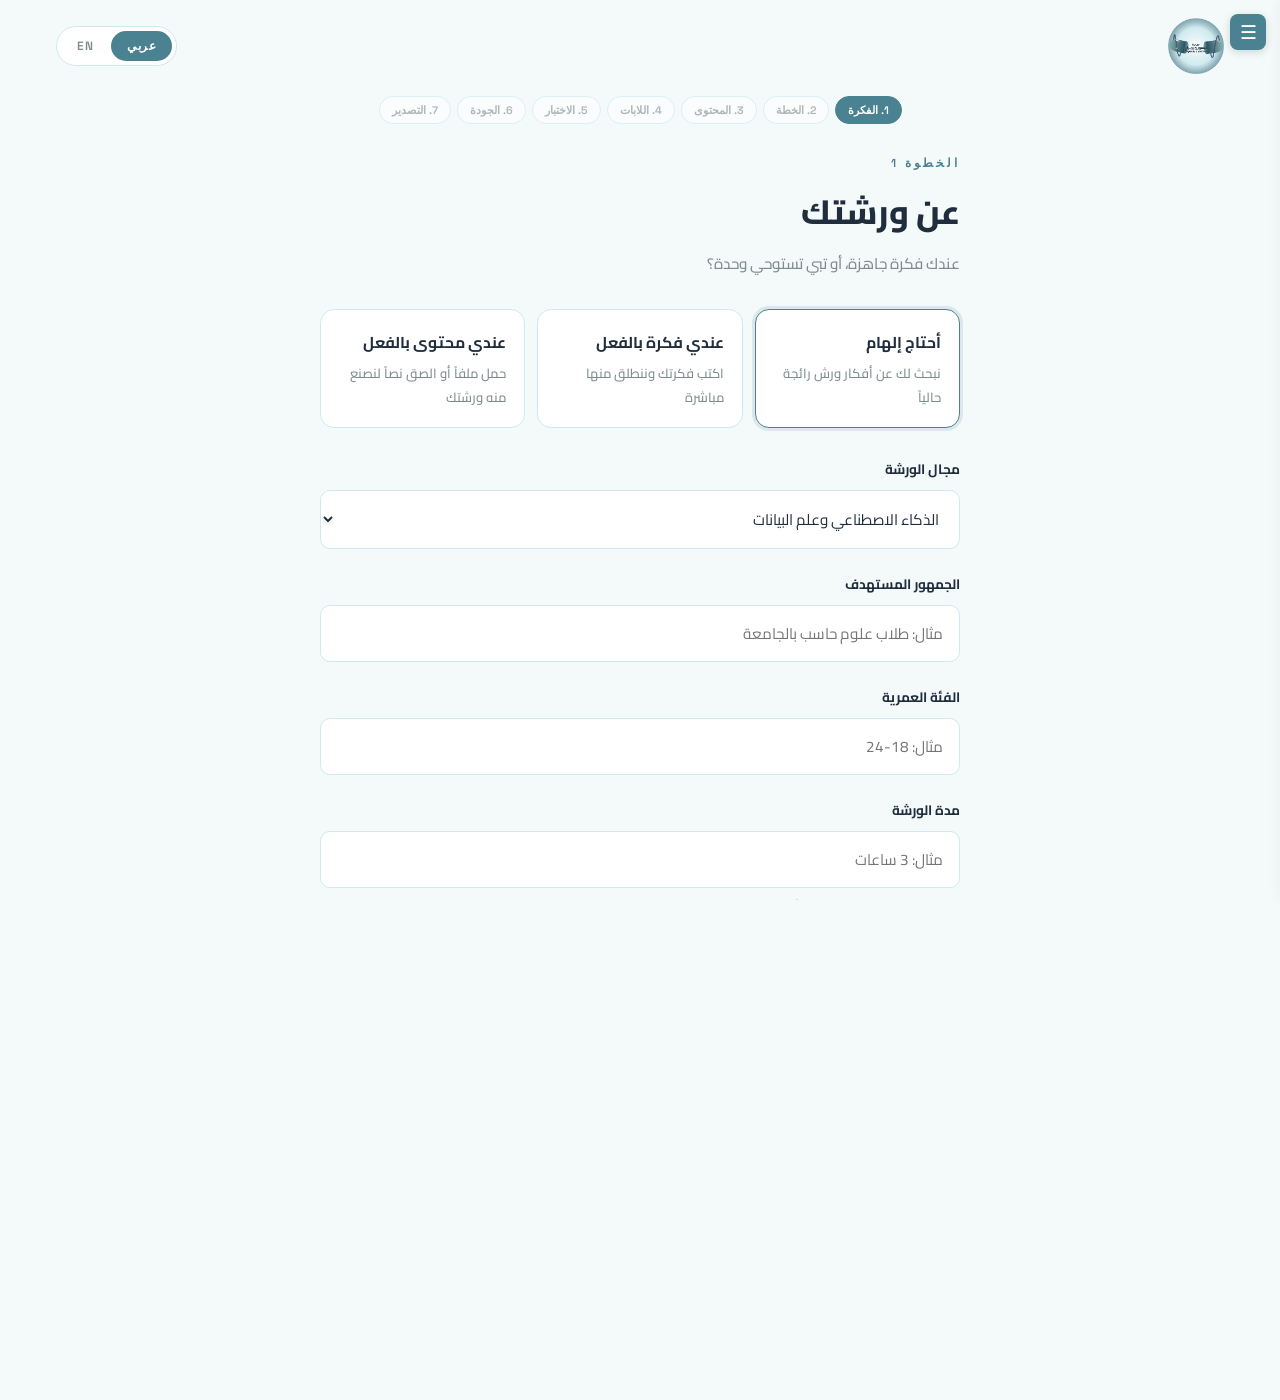
<file: Frontend/step3.html>
<!DOCTYPE html>
<html lang="ar" dir="rtl">
<head>
<meta charset="UTF-8">
<meta name="viewport" content="width=device-width, initial-scale=1.0">
<title>Capsule Studio — خطة الورشة</title>
<link rel="preconnect" href="https://fonts.googleapis.com">
<link rel="preconnect" href="https://fonts.gstatic.com" crossorigin>
<link href="https://fonts.googleapis.com/css2?family=Cairo:wght@400;500;600;700;800&family=Space+Grotesk:wght@400;500;600" rel="stylesheet">
<link rel="stylesheet" href="shared/styles.css">
</head>
<body>

<header class="topbar">
  <div class="brand-slot">
    <img src="logo_badge.png" alt="Capsule Studio logo">
  </div>
  <div class="lang-toggle" role="group" aria-label="Language">
    <button id="btn-ar" class="active" onclick="setLang('ar')">عربي</button>
    <button id="btn-en" onclick="setLang('en')">EN</button>
  </div>
</header>

<div class="step-progress" id="step-progress"></div>

<main class="page-main">
  <div class="page-card">
    <div class="page-eyebrow" data-ar="الخطوة 2" data-en="STEP 2">الخطوة 2</div>
    <h1 class="page-title" data-ar="خطة الورشة" data-en="Workshop plan">خطة الورشة</h1>
    <p class="page-subtitle" id="chosen-title-line"></p>

    <div id="setup-block">
      <div class="toggle-row">
        <div>
          <div class="toggle-label" data-ar="نمط الدورات (شرح ← لاب ← بريك)" data-en="Explain → Lab → Break cycle">نمط الدورات (شرح ← لاب ← بريك)</div>
          <div class="toggle-desc" data-ar="مناسب للورش العملية. اتركه مطفأ لخطة حرة التنظيم." data-en="Good for hands-on workshops. Leave off for a freely structured plan.">مناسب للورش العملية. اتركه مطفأ لخطة حرة التنظيم.</div>
        </div>
        <label class="switch">
          <input type="checkbox" id="use-cycle" onchange="toggleCycleFields()">
          <span class="slider"></span>
        </label>
      </div>

      <div id="cycle-fields" class="cycle-fields" style="display:none;">
        <div class="field">
          <label data-ar="دقائق الشرح" data-en="Explain (min)">دقائق الشرح</label>
          <input type="text" id="explain-min" value="30">
        </div>
        <div class="field">
          <label data-ar="دقائق اللاب" data-en="Lab (min)">دقائق اللاب</label>
          <input type="text" id="lab-min" value="20">
        </div>
        <div class="field">
          <label data-ar="دقائق البريك" data-en="Break (min)">دقائق البريك</label>
          <input type="text" id="break-min" value="15">
        </div>
      </div>

      <div class="nav-row" style="justify-content:center; margin-top:4px;">
        <button class="btn btn-primary" id="generate-plan-btn" onclick="generatePlan(false)">
          <span data-ar="ولّد الخطة" data-en="Generate plan">ولّد الخطة</span>
          <span class="arrow">→</span>
        </button>
      </div>
    </div>

    <div id="loading-state" class="loading-block" style="display:none;">
      <div class="spinner" aria-hidden="true"></div>
      <span data-ar="جاري بناء الخطة..." data-en="Building the plan...">جاري بناء الخطة...</span>
    </div>

    <div id="plan-result" style="display:none;">
      <div class="section-label" data-ar="الأهداف التعليمية" data-en="Learning objectives">الأهداف التعليمية</div>
      <ul class="objectives-list" id="objectives-list"></ul>

      <div class="section-label" data-ar="مخطط الورشة" data-en="Outline">مخطط الورشة</div>
      <div id="outline-list"></div>

      <div class="nav-row" style="justify-content:center; margin-top:20px; margin-bottom: 8px;">
        <button class="btn btn-ghost" onclick="generatePlan(true)">
          <span data-ar="↻ أعد التوليد" data-en="↻ Regenerate">↻ أعد التوليد</span>
        </button>
      </div>

      <!-- AI Refinement block -->
      <div id="refine-block" style="margin-top: 24px; border-top: 1.5px solid var(--teal-soft); padding-top: 20px;">
        <div class="field">
          <label data-ar="تعديل خطة الورشة بالذكاء الاصطناعي" data-en="Refine Plan with AI">تعديل خطة الورشة بالذكاء الاصطناعي</label>
          <input type="text" id="refine-feedback" placeholder="مثال: أضف قسمًا جديدًا عن الأمان، أو اجعل مدة الاستراحة أطول..." data-ph-ar="مثال: أضف قسمًا جديدًا عن الأمان، أو اجعل مدة الاستراحة أطول..." data-ph-en="E.g., Add a section on security, or make the break longer...">
        </div>
        <div class="nav-row" style="justify-content: flex-end; margin-top: 8px; margin-bottom: 12px;">
          <button class="btn btn-ghost" id="refine-btn" onclick="refinePlan()" style="padding: 10px 20px; font-size: 0.9rem;">
            <span data-ar="تطبيق التعديل" data-en="Apply Feedback">تطبيق التعديل</span>
          </button>
        </div>
      </div>
    </div>

    <div class="nav-row">
      <a href="step2.html" class="btn btn-ghost" data-ar="⬅ رجوع" data-en="⬅ Back">⬅ رجوع</a>
      <button class="btn btn-primary" id="continue-btn" onclick="handleContinue()" style="display:none;">
        <span data-ar="متابعة للمحتوى" data-en="Continue to content">متابعة للمحتوى</span>
        <span class="arrow">→</span>
      </button>
    </div>
  </div>
</main>

<footer>
  <span data-ar="مبادرة" data-en="An initiative by">مبادرة</span> <strong>Capsule Tahawul</strong>
</footer>

<script>
  const STEPS_AR = ["الفكرة", "الخطة", "المحتوى", "اللابات", "الاختبار", "الجودة", "التصدير"];
  const STEPS_EN = ["Idea", "Plan", "Content", "Labs", "Quiz", "Quality", "Export"];
  const CURRENT_STEP = 2; // 1-indexed: Step 2 is Plan Builder

  function renderStepProgress(lang) {
    const labels = lang === 'ar' ? STEPS_AR : STEPS_EN;
    const container = document.getElementById('step-progress');
    
    const hasTitle = !!localStorage.getItem('chosen_title');
    const hasPlan = !!localStorage.getItem('plan_result');

    const pages = [
      'step1.html',
      'step3.html',
      'step4.html',
      'step5.html',
      'step6.html',
      'step7.html',
      'step8.html'
    ];

    container.innerHTML = labels.map((label, i) => {
      const stepNum = i + 1;
      const targetPage = pages[i];
      let cls = 'step-pill';
      if (stepNum === CURRENT_STEP) cls += ' current';
      else if (stepNum < CURRENT_STEP) cls += ' done';

      let isClickable = false;
      let alertMsgAr = '';
      let alertMsgEn = '';

      if (i === 0) {
        isClickable = true;
      } else if (i === 1) {
        isClickable = hasTitle;
        alertMsgAr = 'يرجى اختيار عنوان للورشة أولاً.';
        alertMsgEn = 'Please select a workshop title first.';
      } else {
        isClickable = hasPlan;
        alertMsgAr = 'يرجى إنشاء خطة الورشة أولاً.';
        alertMsgEn = 'Please generate a workshop plan first.';
      }

      if (isClickable) {
        return `<a href="${targetPage}" class="${cls}" style="cursor: pointer; text-decoration: none;">${stepNum}. ${label}</a>`;
      } else {
        const alertFunc = `alert(document.documentElement.lang === 'ar' ? '${alertMsgAr}' : '${alertMsgEn}')`;
        return `<span class="${cls}" onclick="${alertFunc}" style="cursor: not-allowed; opacity: 0.6;">${stepNum}. ${label}</span>`;
      }
    }).join('');
  }

  function setLang(lang) {
    const isAr = lang === 'ar';
    document.documentElement.lang = isAr ? 'ar' : 'en';
    document.documentElement.dir = isAr ? 'rtl' : 'ltr';
    document.getElementById('btn-ar').classList.toggle('active', isAr);
    document.getElementById('btn-en').classList.toggle('active', !isAr);
    document.querySelectorAll('[data-ar]').forEach(el => {
      el.textContent = isAr ? el.dataset.ar : el.dataset.en;
    });
    document.querySelectorAll('[data-ph-ar]').forEach(el => {
      el.placeholder = isAr ? el.dataset.phAr : el.dataset.phEn;
    });
    localStorage.setItem('lang', lang);
    renderStepProgress(lang);
    renderChosenTitleLine(isAr);

    if (window._planLoaded) {
      const plan = isAr ? (window.plan_result_ar || MOCK_PLAN_AR) : (window.plan_result || MOCK_PLAN_EN);
      renderPlan(plan);
    }
  }

  // Render title line dynamically based on selected language
  function renderChosenTitleLine(isAr) {
    const raw = localStorage.getItem('chosen_title');
    const el = document.getElementById('chosen-title-line');
    if (!raw) { el.textContent = ''; return; }

    try {
      const chosen = JSON.parse(raw);
      let titleText = '';
      if (typeof chosen === 'object' && chosen !== null) {
        titleText = isAr ? (chosen.title_ar || chosen.title) : (chosen.title_en || chosen.title);
      } else {
        titleText = chosen;
      }
      el.textContent = (isAr ? 'الورشة: ' : 'Workshop: ') + titleText;
    } catch (e) {
      el.textContent = (isAr ? 'الورشة: ' : 'Workshop: ') + raw;
    }
  }

  function toggleCycleFields() {
    const on = document.getElementById('use-cycle').checked;
    document.getElementById('cycle-fields').style.display = on ? 'grid' : 'none';
  }

  // ---------- Plan generation mock data ----------
  const MOCK_PLAN_AR = {
    learning_objectives: [
      "تمييز الفرق بين الأتمتة البسيطة والوكلاء الحقيقيين القادرين على اتخاذ قرارات.",
      "تصميم أوامر (prompts) فعالة توجّه الوكيل لاستخدام أدوات خارجية بدقة.",
      "بناء نظام وكلاء متعدد بسيط مع بروتوكول تنسيق واضح بين الوكلاء.",
      "تطبيق معايير احترافية (معالجة الأخطاء، الاختبار) لتحويل نموذج أولي إلى نظام جاهز."
    ],
    outline: [
      { section: "الترحيب وأهداف الورشة", duration_minutes: 10, description: "نظرة عامة على تحول الذكاء الاصطناعي من التوليد النصي إلى تنفيذ المهام المستقل.", role: "opening" },
      { section: "من الدردشة إلى الوكلاء المستقلين", duration_minutes: 30, description: "شرح المكونات الأساسية للوكيل ونمط الملاحظة-التفكير-الفعل.", role: "explain" },
      { section: "بناء أول مساعد متصل بأدوات", duration_minutes: 20, description: "تمرين عملي لربط نموذج لغوي بأدوات برمجية بسيطة.", role: "lab" },
      { section: "استراحة", duration_minutes: 15, description: "استراحة قصيرة.", role: "break" },
      { section: "هندسة سير العمل الذكي", duration_minutes: 30, description: "تسلسل المهام وإدارة الحالة عبر خطوات متعددة.", role: "explain" },
      { section: "أتمتة مهمة متسلسلة", duration_minutes: 20, description: "جلسة برمجية لربط ثلاث أدوات ضمن مسار تلقائي واحد.", role: "lab" },
      { section: "التلخيص والأسئلة", duration_minutes: 15, description: "نقاش مفتوح وموارد إضافية.", role: "qna" }
    ]
  };

  const MOCK_PLAN_EN = {
    learning_objectives: [
      "Distinguish simple automation from true agents capable of independent decisions.",
      "Design effective prompts that guide an agent to use external tools precisely.",
      "Build a simple multi-agent system with a clear coordination protocol.",
      "Apply production-grade practices (error handling, testing) to move from prototype to a real system."
    ],
    outline: [
      { section: "Welcome & Workshop Goals", duration_minutes: 10, description: "Overview of the shift from text generation to autonomous task execution.", role: "opening" },
      { section: "From Chat to Autonomous Agents", duration_minutes: 30, description: "Core agent components and the observe-think-act pattern.", role: "explain" },
      { section: "Build Your First Tool-Enabled Assistant", duration_minutes: 20, description: "Hands-on exercise connecting an LLM to simple tools.", role: "lab" },
      { section: "Break", duration_minutes: 15, description: "Short break.", role: "break" },
      { section: "Architecting Intelligent Workflows", duration_minutes: 30, description: "Task sequencing and state management across multiple steps.", role: "explain" },
      { section: "Automate a Sequential Task", duration_minutes: 20, description: "Coding session chaining three tools into one automated pipeline.", role: "lab" },
      { section: "Wrap-up & Q&A", duration_minutes: 15, description: "Open discussion and further resources.", role: "qna" }
    ]
  };

  const ROLE_LABELS_AR = { opening: "افتتاح", explain: "شرح", lab: "لاب", break: "بريك", qna: "أسئلة", competition: "مسابقة", closing: "ختام" };
  const ROLE_LABELS_EN = { opening: "OPENING", explain: "EXPLAIN", lab: "LAB", break: "BREAK", qna: "Q&A", competition: "GAME", closing: "CLOSING" };

  async function generatePlan(isRegenerate) {
    document.getElementById('plan-result').style.display = 'none';
    document.getElementById('continue-btn').style.display = 'none';
    document.getElementById('loading-state').style.display = 'flex';

    const inputDataStr = localStorage.getItem('workshop_input');
    const rawTitle = localStorage.getItem('chosen_title');
    if (!inputDataStr || !rawTitle) {
      window.location.href = 'step1.html';
      return;
    }

    try {
      const parsedTitle = JSON.parse(rawTitle);
      const titleEng = typeof parsedTitle === 'object' ? parsedTitle.title_en : parsedTitle;
      const inputData = JSON.parse(inputDataStr);
      
      const payload = {
        title: titleEng,
        audience: inputData.audience,
        age: inputData.age,
        duration: inputData.duration,
        goal: inputData.goal,
        notes: inputData.notes,
        uploaded_content: inputData.uploaded_content || "",
        use_cycle: document.getElementById('use-cycle').checked,
        explain_min: document.getElementById('explain-min').value,
        lab_min: document.getElementById('lab-min').value,
        break_min: document.getElementById('break-min').value
      };

      const response = await fetch('/api/build_plan', {
        method: 'POST',
        headers: { 'Content-Type': 'application/json' },
        body: JSON.stringify(payload)
      });
      if (!response.ok) {
        // Show the REAL backend error instead of throwing it away — this
        // used to always say the same generic "API Plan Generation
        // Failed" no matter what actually went wrong on the server,
        // which made every real failure impossible to diagnose without
        // digging through DevTools' Network tab.
        let detail = `HTTP ${response.status}`;
        try {
          const errBody = await response.json();
          detail = errBody.detail || detail;
        } catch (_) { /* response wasn't JSON — keep the HTTP status as the detail */ }
        alert('Plan generation failed:\n\n' + detail + '\n\n(Falling back to a placeholder plan — fix the issue above and try again.)');
        throw new Error(detail);
      }
      const data = await response.json();
      
      window.plan_result = data;
      
      // Translate to Arabic
      try {
        const trResponse = await fetch('/api/translate', {
          method: 'POST',
          headers: { 'Content-Type': 'application/json' },
          body: JSON.stringify({ data: data, context: "Workshop plan outline" })
        });
        if (trResponse.ok) {
          window.plan_result_ar = await trResponse.json();
        } else {
          window.plan_result_ar = data;
        }
      } catch (trErr) {
        console.warn('Translation failed:', trErr);
        window.plan_result_ar = data;
      }
      
      const isAr = document.documentElement.lang === 'ar';
      renderPlan(isAr ? window.plan_result_ar : window.plan_result);
      window._planLoaded = true;
    } catch (err) {
      console.warn('Using mock fallback plan:', err);
      window.plan_result = MOCK_PLAN_EN;
      window.plan_result_ar = MOCK_PLAN_AR;
      const isAr = document.documentElement.lang === 'ar';
      renderPlan(isAr ? MOCK_PLAN_AR : MOCK_PLAN_EN);
      window._planLoaded = true;
    } finally {
      document.getElementById('loading-state').style.display = 'none';
    }
  }

  function renderPlan(plan) {
    const isAr = document.documentElement.lang === 'ar';
    const roleLabels = isAr ? ROLE_LABELS_AR : ROLE_LABELS_EN;

    document.getElementById('objectives-list').innerHTML =
      plan.learning_objectives.map(o => `<li>${o}</li>`).join('');

    document.getElementById('outline-list').innerHTML = plan.outline.map(s => `
      <div class="outline-item">
        <div class="outline-duration">${s.duration_minutes} ${isAr ? 'د' : 'min'}</div>
        <div class="outline-body">
          <div class="outline-section">${s.section}<span class="outline-role-badge role-${s.role}">${roleLabels[s.role] || s.role}</span></div>
          <div class="outline-desc">${s.description}</div>
        </div>
      </div>
    `).join('');

    window._currentPlan = plan;
    document.getElementById('plan-result').style.display = 'block';
    document.getElementById('continue-btn').style.display = 'inline-flex';
  }

  function handleContinue() {
    if (!window._currentPlan) return;
    localStorage.setItem('plan_result', JSON.stringify(window.plan_result));
    localStorage.setItem('plan_result_ar', JSON.stringify(window.plan_result_ar || window.plan_result));
    window.location.href = 'step4.html';
  }

  async function refinePlan() {
    const feedback = document.getElementById('refine-feedback').value.trim();
    if (!feedback) return;
    
    const isAr = document.documentElement.lang === 'ar';
    const refineBtn = document.getElementById('refine-btn');
    const oldText = refineBtn.innerHTML;
    
    refineBtn.disabled = true;
    refineBtn.innerHTML = isAr ? '⏳ جاري التعديل...' : '⏳ Refining...';
    
    try {
      const payload = {
        category: "plan",
        current_data: window.plan_result || MOCK_PLAN_EN,
        feedback: feedback
      };
      
      const response = await fetch('/api/refine', {
        method: 'POST',
        headers: { 'Content-Type': 'application/json' },
        body: JSON.stringify(payload)
      });
      
      if (!response.ok) throw new Error('Refining Failed');
      const data = await response.json();
      
      window.plan_result = data;
      
      try {
        const trResponse = await fetch('/api/translate', {
          method: 'POST',
          headers: { 'Content-Type': 'application/json' },
          body: JSON.stringify({ data: data, context: "Workshop plan outline" })
        });
        if (trResponse.ok) {
          window.plan_result_ar = await trResponse.json();
        } else {
          window.plan_result_ar = data;
        }
      } catch (trErr) {
        console.warn('Translation failed:', trErr);
        window.plan_result_ar = data;
      }
      
      localStorage.setItem('plan_result', JSON.stringify(window.plan_result));
      localStorage.setItem('plan_result_ar', JSON.stringify(window.plan_result_ar));
      
      renderPlan(isAr ? window.plan_result_ar : window.plan_result);
      document.getElementById('refine-feedback').value = '';
    } catch (err) {
      console.error(err);
      alert(isAr ? 'فشل تعديل الخطة بالذكاء الاصطناعي.' : 'Failed to refine plan with AI.');
    } finally {
      refineBtn.disabled = false;
      refineBtn.innerHTML = oldText;
    }
  }

  // ---------- Init ----------
  const savedLang = localStorage.getItem('lang');
  setLang(savedLang || 'ar');

  const chosenTitle = localStorage.getItem('chosen_title');
  if (!chosenTitle) {
    window.location.href = 'step2.html';
  } else {
    const savedPlan = localStorage.getItem('plan_result');
    if (savedPlan) {
      window.plan_result = JSON.parse(savedPlan);
      const savedPlanAr = localStorage.getItem('plan_result_ar');
      window.plan_result_ar = savedPlanAr ? JSON.parse(savedPlanAr) : window.plan_result;
      
      const isAr = document.documentElement.lang === 'ar';
      renderPlan(isAr ? window.plan_result_ar : window.plan_result);
      window._planLoaded = true;
      document.getElementById('setup-block').style.display = 'none';
    }
  }
</script>
<script src="shared/sidebar.js"></script>

</body>
</html>
</file>
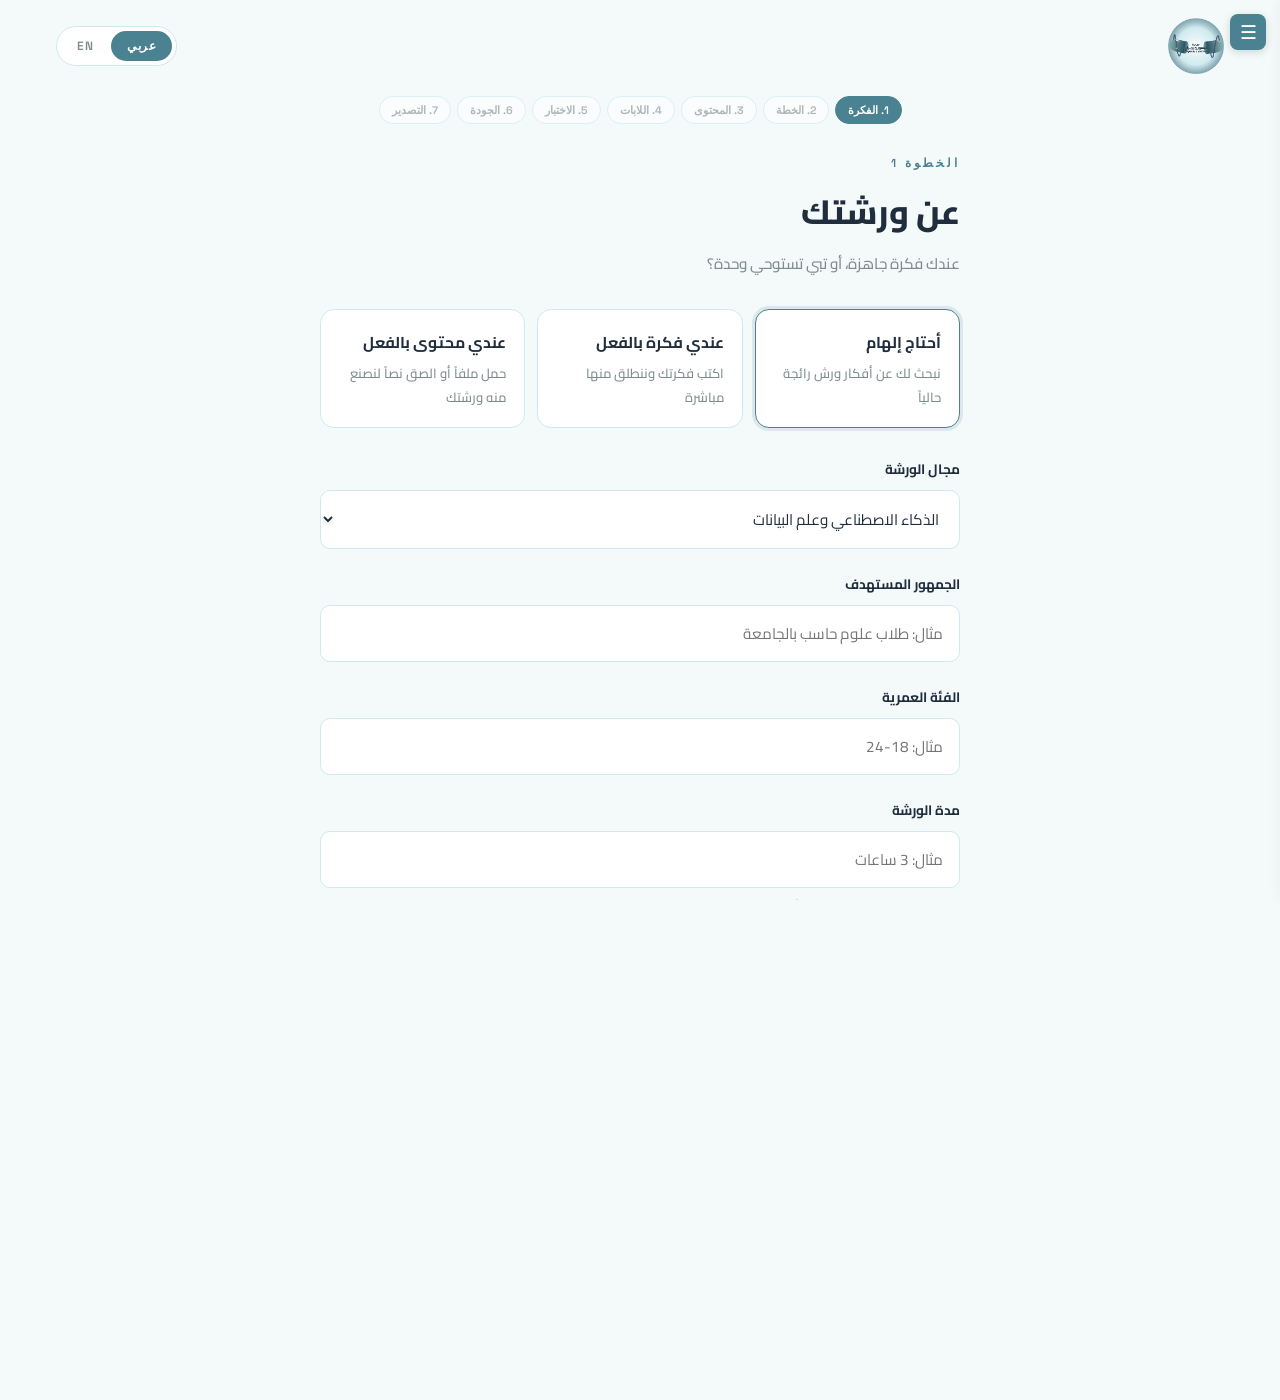
<file: Frontend/step4.html>
<!DOCTYPE html>
<html lang="ar" dir="rtl">
<head>
<meta charset="UTF-8">
<meta name="viewport" content="width=device-width, initial-scale=1.0">
<title>Capsule Studio — محتوى الورشة</title>
<link rel="preconnect" href="https://fonts.googleapis.com">
<link rel="preconnect" href="https://fonts.gstatic.com" crossorigin>
<link href="https://fonts.googleapis.com/css2?family=Cairo:wght@400;500;600;700;800&family=Space+Grotesk:wght@400;500;600" rel="stylesheet">
<link rel="stylesheet" href="shared/styles.css">
<style>
  /* Slideshow Modal Styles */
  .modal {
    position: fixed;
    top: 0;
    left: 0;
    right: 0;
    bottom: 0;
    z-index: 1000;
    display: flex;
    align-items: center;
    justify-content: center;
    padding: 20px;
  }
  .modal-overlay {
    position: absolute;
    top: 0;
    left: 0;
    right: 0;
    bottom: 0;
    background: rgba(31, 45, 61, 0.85);
    backdrop-filter: blur(8px);
  }
  .modal-container {
    position: relative;
    z-index: 1010;
    background: var(--bg-warm);
    border-radius: 20px;
    width: 100%;
    max-width: 900px;
    padding: 35px 40px 40px;
    box-shadow: 0 20px 50px rgba(0, 0, 0, 0.3);
    display: flex;
    flex-direction: column;
    align-items: center;
    border: 1px solid var(--teal-soft);
    animation: modalFadeIn 0.3s ease-out;
  }
  @keyframes modalFadeIn {
    from { opacity: 0; transform: scale(0.95); }
    to { opacity: 1; transform: scale(1); }
  }
  .modal-close {
    position: absolute;
    top: 15px;
    right: 20px;
    background: transparent;
    border: none;
    font-size: 2.5rem;
    cursor: pointer;
    color: var(--gray-text);
    line-height: 1;
    transition: color 0.2s;
  }
  .modal-close:hover {
    color: var(--navy-cta);
  }
  .slideshow-card {
    background: var(--white);
    border: 1px solid var(--teal-soft);
    border-radius: 16px;
    padding: 30px;
    width: 100%;
    min-height: 380px;
    box-shadow: 0 10px 30px rgba(74, 130, 145, 0.08);
    display: flex;
    flex-direction: column;
    justify-content: space-between;
  }
  .slideshow-body {
    flex-grow: 1;
    display: flex;
    flex-direction: column;
    justify-content: center;
    margin: 20px 0;
  }
  .slideshow-controls {
    display: flex;
    align-items: center;
    justify-content: center;
    gap: 20px;
    margin-top: 24px;
    width: 100%;
  }
  .slideshow-counter {
    font-family: var(--font-mono);
    font-size: 1.1rem;
    font-weight: 600;
    color: var(--teal-deep);
  }
  
  html[dir="rtl"] .modal-close {
    right: auto;
    left: 20px;
  }
</style>
</head>
<body>

<header class="topbar">
  <div class="brand-slot">
    <img src="logo_badge.png" alt="Capsule Studio logo">
  </div>
  <div class="lang-toggle" role="group" aria-label="Language">
    <button id="btn-ar" class="active" onclick="setLang('ar')">عربي</button>
    <button id="btn-en" onclick="setLang('en')">EN</button>
  </div>
</header>

<div class="step-progress" id="step-progress"></div>

<main class="page-main">
  <div class="page-card">
    <div class="page-eyebrow" data-ar="الخطوة 3" data-en="STEP 3">الخطوة 3</div>
    <h1 class="page-title" data-ar="محتوى الورشة" data-en="Workshop content">محتوى الورشة</h1>
    <p class="page-subtitle" id="chosen-title-line"></p>

    <div id="setup-block">
      <div style="max-width:360px; margin: 0 auto 16px;">
        <label for="style-select" style="display:block; font-weight:600; margin-bottom:6px;"
               data-ar="تصميم السلايدات" data-en="Slide design">تصميم السلايدات</label>
        <select id="style-select" style="width:100%; padding:10px 14px; border-radius:8px; border:1px solid #ccc; font-size:1rem;">
          <option value="Bold & Impactful" selected data-ar="جريء ومؤثر (الوحيد الغامق — كحلي داكن)" data-en="Bold & Impactful (the only dark one — navy)">جريء ومؤثر (الوحيد الغامق — كحلي داكن)</option>
          <option value="Clean & Minimal" data-ar="نظيف وبسيط (أبيض نقي)" data-en="Clean & Minimal (pure white)">نظيف وبسيط (أبيض نقي)</option>
          <option value="Visual & Diagram-heavy" data-ar="بصري وكثير الرسوم (أبيض مائل للأزرق الفاتح جداً)" data-en="Visual & Diagram-heavy (near-white, faint blue tint)">بصري وكثير الرسوم (أبيض مائل للأزرق الفاتح جداً)</option>
          <option value="Data & Research" data-ar="بحثي وتحليلي (أبيض + إطار رمادي رفيع + خط Georgia)" data-en="Data & Research (white + thin gray border + Georgia font)">بحثي وتحليلي (أبيض + إطار رمادي رفيع + خط Georgia)</option>
          <option value="Interactive & Workshop" data-ar="تفاعلي وورشة عمل (أبيض دافي كريمي + لمسات برتقالية)" data-en="Interactive & Workshop (warm cream white + orange accents)">تفاعلي وورشة عمل (أبيض دافي كريمي + لمسات برتقالية)</option>
        </select>
      </div>
      <div class="nav-row" style="justify-content:center; margin-top:4px;">
        <button class="btn btn-primary" id="generate-btn" onclick="generateContent(false)">
          <span data-ar="ولّد المحتوى" data-en="Generate content">ولّد المحتوى</span>
          <span class="arrow">→</span>
        </button>
      </div>
    </div>

    <div id="loading-state" class="loading-block" style="display:none;">
      <div class="spinner" aria-hidden="true"></div>
      <span data-ar="جاري البحث وكتابة السلايدات..." data-en="Researching and writing slides...">جاري البحث وكتابة السلايدات...</span>
    </div>

    <div id="content-result" style="display:none;"></div>

    <!-- AI Refinement block -->
    <div id="refine-block" style="display:none; margin-top: 24px; border-top: 1.5px solid var(--teal-soft); padding-top: 20px;">
      <div class="field">
        <label data-ar="تعديل محتوى الشرائح بالذكاء الاصطناعي" data-en="Refine Content with AI">تعديل محتوى الشرائح بالذكاء الاصطناعي</label>
        <input type="text" id="refine-feedback" placeholder="مثال: أضف المزيد من أمثلة الأكواد، أو استخدم مصطلحات أبسط..." data-ph-ar="مثال: أضف المزيد من أمثلة الأكواد، أو استخدم مصطلحات أبسط..." data-ph-en="E.g., Add more code examples, or use simpler terms...">
      </div>
      <div class="nav-row" style="justify-content: flex-end; margin-top: 8px; margin-bottom: 12px;">
        <button class="btn btn-ghost" id="refine-btn" onclick="refineContent()" style="padding: 10px 20px; font-size: 0.9rem;">
          <span data-ar="تطبيق التعديل" data-en="Apply Feedback">تطبيق التعديل</span>
        </button>
      </div>
    </div>

    <!-- Presentation Options (Preview & Download) -->
    <div id="presentation-actions" class="nav-row" style="display:none; justify-content:center; gap:12px; margin-top:20px; margin-bottom:12px; flex-wrap:wrap;">
      <button class="btn btn-ghost" id="preview-slideshow-btn" onclick="openSlideshow()" style="border:1.5px solid var(--teal-deep); color:var(--teal-deep); font-weight:700;">
        <span data-ar="عرض الشرائح" data-en="Preview Slideshow">عرض الشرائح</span>
      </button>
      <button class="btn btn-primary" id="download-pptx-btn" onclick="downloadPPTX()" style="background:var(--teal-deep); color:var(--white); font-weight:700;">
        <span data-ar="تحميل PPTX" data-en="Download PPTX">تحميل PPTX</span>
      </button>
    </div>

    <div id="regen-row" class="nav-row" style="display:none; justify-content:center; margin-top:8px; margin-bottom: 8px;">
      <button class="btn btn-ghost" onclick="generateContent(true)">
        <span data-ar="↻ أعد التوليد" data-en="↻ Regenerate">↻ أعد التوليد</span>
      </button>
    </div>

    <div class="nav-row">
      <a href="step3.html" class="btn btn-ghost" data-ar="⬅ رجوع" data-en="⬅ Back">⬅ رجوع</a>
      <button class="btn btn-primary" id="continue-btn" onclick="handleContinue()" style="display:none;">
        <span data-ar="متابعة للابات" data-en="Continue to labs">متابعة للابات</span>
        <span class="arrow">→</span>
      </button>
    </div>
  </div>
</main>

<!-- Slideshow Modal -->
<div id="slideshow-modal" class="modal" style="display:none;">
  <div class="modal-overlay" onclick="closeSlideshow()"></div>
  <div class="modal-container">
    <button class="modal-close" onclick="closeSlideshow()" aria-label="Close slideshow">&times;</button>
    <div class="slideshow-card">
      <div id="modal-slide-header" class="slide-card-header" style="border-bottom: 1.5px solid var(--teal-soft); padding-bottom: 10px; margin-bottom: 15px; display: flex; justify-content: space-between; align-items: center;">
        <span id="modal-slide-title" class="slide-title-text" style="font-size: 1.3rem; font-weight: 700; color: var(--navy-cta);"></span>
        <span id="modal-slide-type" class="slide-type-badge" style="background: var(--teal-soft); color: var(--teal-deep); padding: 4px 10px; border-radius: 999px; font-family: var(--font-mono); font-size: 0.75rem; font-weight: 700;"></span>
      </div>
      <div id="modal-slide-body" class="slideshow-body"></div>
      <div id="modal-slide-sources" class="slide-sources" style="margin-top:12px; font-size: 0.85rem; color: var(--gray-text);"></div>
    </div>
    <div id="modal-slide-notes" class="slide-notes" style="width:100%; max-width:900px; margin: 16px auto 0; padding: 12px; background: rgba(74,130,145,0.06); border-radius: 8px; font-size: 0.9rem; border-left: 4px solid var(--teal-deep); color: var(--navy-cta);"></div>
    
    <div class="slideshow-controls">
      <button class="btn btn-ghost" onclick="prevSlide()" style="padding: 10px 20px; font-size: 0.9rem; border: 1px solid var(--teal-soft);">
        <span data-ar="⬅ السابق" data-en="⬅ Prev">⬅ السابق</span>
      </button>
      <span id="slideshow-counter" class="slideshow-counter"></span>
      <button class="btn btn-ghost" onclick="nextSlide()" style="padding: 10px 20px; font-size: 0.9rem; border: 1px solid var(--teal-soft);">
        <span data-ar="التالي ➡" data-en="Next ➡">التالي ➡</span>
      </button>
    </div>
  </div>
</div>

<footer>
  <span data-ar="مبادرة" data-en="An initiative by">مبادرة</span> <strong>Capsule Tahawul</strong>
</footer>

<script>
  const STEPS_AR = ["الفكرة", "الخطة", "المحتوى", "اللابات", "الاختبار", "الجودة", "التصدير"];
  const STEPS_EN = ["Idea", "Plan", "Content", "Labs", "Quiz", "Quality", "Export"];
  const CURRENT_STEP = 3; // 1-indexed: Step 3 is Content Generation

  function renderStepProgress(lang) {
    const labels = lang === 'ar' ? STEPS_AR : STEPS_EN;
    const container = document.getElementById('step-progress');
    
    const hasTitle = !!localStorage.getItem('chosen_title');
    const hasPlan = !!localStorage.getItem('plan_result');

    const pages = [
      'step1.html',
      'step3.html',
      'step4.html',
      'step5.html',
      'step6.html',
      'step7.html',
      'step8.html'
    ];

    container.innerHTML = labels.map((label, i) => {
      const stepNum = i + 1;
      const targetPage = pages[i];
      let cls = 'step-pill';
      if (stepNum === CURRENT_STEP) cls += ' current';
      else if (stepNum < CURRENT_STEP) cls += ' done';

      let isClickable = false;
      let alertMsgAr = '';
      let alertMsgEn = '';

      if (i === 0) {
        isClickable = true;
      } else if (i === 1) {
        isClickable = hasTitle;
        alertMsgAr = 'يرجى اختيار عنوان للورشة أولاً.';
        alertMsgEn = 'Please select a workshop title first.';
      } else {
        isClickable = hasPlan;
        alertMsgAr = 'يرجى إنشاء خطة الورشة أولاً.';
        alertMsgEn = 'Please generate a workshop plan first.';
      }

      if (isClickable) {
        return `<a href="${targetPage}" class="${cls}" style="cursor: pointer; text-decoration: none;">${stepNum}. ${label}</a>`;
      } else {
        const alertFunc = `alert(document.documentElement.lang === 'ar' ? '${alertMsgAr}' : '${alertMsgEn}')`;
        return `<span class="${cls}" onclick="${alertFunc}" style="cursor: not-allowed; opacity: 0.6;">${stepNum}. ${label}</span>`;
      }
    }).join('');
  }

  function setLang(lang) {
    const isAr = lang === 'ar';
    document.documentElement.lang = isAr ? 'ar' : 'en';
    document.documentElement.dir = isAr ? 'rtl' : 'ltr';
    document.getElementById('btn-ar').classList.toggle('active', isAr);
    document.getElementById('btn-en').classList.toggle('active', !isAr);
    document.querySelectorAll('[data-ar]').forEach(el => {
      el.textContent = isAr ? el.dataset.ar : el.dataset.en;
    });
    document.querySelectorAll('[data-ph-ar]').forEach(el => {
      el.placeholder = isAr ? el.dataset.phAr : el.dataset.phEn;
    });
    localStorage.setItem('lang', lang);
    renderStepProgress(lang);
    renderChosenTitleLine(isAr);

    if (window._contentLoaded) {
      const content = isAr ? (window.content_result_ar || MOCK_CONTENT_AR) : (window.content_result || MOCK_CONTENT_EN);
      renderContent(content);
    }
  }

  // Render title line dynamically based on selected language
  function renderChosenTitleLine(isAr) {
    const raw = localStorage.getItem('chosen_title');
    const el = document.getElementById('chosen-title-line');
    if (!raw) { el.textContent = ''; return; }

    try {
      const chosen = JSON.parse(raw);
      let titleText = '';
      if (typeof chosen === 'object' && chosen !== null) {
        titleText = isAr ? (chosen.title_ar || chosen.title) : (chosen.title_en || chosen.title);
      } else {
        titleText = chosen;
      }
      el.textContent = (isAr ? 'الورشة: ' : 'Workshop: ') + titleText;
    } catch (e) {
      el.textContent = (isAr ? 'الورشة: ' : 'Workshop: ') + raw;
    }
  }

  // ---------- Content generation mock data ----------
  const MOCK_CONTENT_AR = { slides: [
    { section: "الترحيب وأهداف الورشة", slide_title: "خارطة الورشة", content_type: "roadmap_slide",
      blocks: [{ type: "roadmap", items: [
        { title: "من الدردشة إلى الوكلاء", detail: "٣٠ د — شرح" },
        { title: "بناء أول مساعد", detail: "٢٠ د — لاب" },
        { title: "سير العمل الذكي", detail: "٣٠ د — شرح" },
      ]}],
      sources: [], speaker_notes: "رحّبي بالحضور واشرحي بنية اليوم بسرعة." },
    { section: "من الدردشة إلى الوكلاء المستقلين", slide_title: "الدردشة مقابل الوكلاء", content_type: "columns_3_slide",
      blocks: [
        { type: "paragraph", text: "ثلاث ركائز تفصل الوكيل الحقيقي عن الدردشة العادية." },
        { type: "columns_3", columns: [
          { heading: "الملاحظة", text: "يقرأ حالة البيئة الحالية." },
          { heading: "التفكير", text: "يقرر الخطوة التالية بناءً على الهدف." },
          { heading: "الفعل", text: "ينفذ عبر أداة حقيقية، لا نص فقط." },
        ]},
      ],
      sources: [{ title: "AI Agents Explained", url: "https://example.com/agents" }],
      speaker_notes: "أعطي مثال حي بسيط قبل الانتقال للاب." },
    { section: "بناء أول مساعد متصل بأدوات", slide_title: "دالة أداة بسيطة", content_type: "content_slide",
      blocks: [
        { type: "heading", text: "تعريف الأداة" },
        { type: "code", text: "def get_weather(city: str) -> str:\n    return fetch(city)" },
        { type: "bullet_list", items: ["اسم واضح للدالة", "أنواع مدخلات محددة", "وصف مختصر بالتعليق"] },
      ],
      sources: [], speaker_notes: "شغّلي المثال حي أمام الحضور." }
  ]};

  const MOCK_CONTENT_EN = { slides: [
    { section: "Welcome & Workshop Goals", slide_title: "Workshop Roadmap", content_type: "roadmap_slide",
      blocks: [{ type: "roadmap", items: [
        { title: "From Chat to Agents", detail: "30 min — Explain" },
        { title: "Build Your First Assistant", detail: "20 min — Lab" },
        { title: "Intelligent Workflows", detail: "30 min — Explain" },
      ]}],
      sources: [], speaker_notes: "Welcome the group and outline today's structure." },
    { section: "From Chat to Autonomous Agents", slide_title: "Chat vs. Agents", content_type: "columns_3_slide",
      blocks: [
        { type: "paragraph", text: "Three pillars separate a real agent from plain chat." },
        { type: "columns_3", columns: [
          { heading: "Observe", text: "Reads the current environment state." },
          { heading: "Think", text: "Decides the next step toward the goal." },
          { heading: "Act", text: "Executes via a real tool, not just text." },
        ]},
      ],
      sources: [{ title: "AI Agents Explained", url: "https://example.com/agents" }],
      speaker_notes: "Give one live example before moving to the lab." },
    { section: "Build Your First Tool-Enabled Assistant", slide_title: "A Simple Tool Function", content_type: "content_slide",
      blocks: [
        { type: "heading", text: "Defining the Tool" },
        { type: "code", text: "def get_weather(city: str) -> str:\n    return fetch(city)" },
        { type: "bullet_list", items: ["Clear function name", "Explicit input types", "Short docstring"] },
      ],
      sources: [], speaker_notes: "Run this example live with the group." }
  ]};

  function renderBlock(block) {
    switch (block.type) {
      case 'heading':
        return `<div class="slide-block block-heading">${block.text}</div>`;
      case 'paragraph':
      case 'activity':
        return `<div class="slide-block">${block.text}</div>`;
      case 'bullet_list':
        return `<div class="slide-block block-bullets"><ul>${block.items.map(i => `<li>${i}</li>`).join('')}</ul></div>`;
      case 'code':
        return `<div class="slide-block block-code">${block.text}</div>`;
      case 'image_placeholder':
        return `<div class="slide-block block-image">[Image: ${block.text}]</div>`;
      case 'roadmap':
        return `<div class="slide-block block-bullets"><ul>${block.items.map(i => `<li><strong>${i.title}</strong> — ${i.detail}</li>`).join('')}</ul></div>`;
      case 'columns_3':
        return `<div class="slide-block block-bullets"><ul>${block.columns.map(c => `<li><strong>${c.heading}:</strong> ${c.text}</li>`).join('')}</ul></div>`;
      default:
        return '';
    }
  }

  function groupBySection(slides) {
    const groups = {};
    const order = [];
    slides.forEach(s => {
      if (!groups[s.section]) { groups[s.section] = []; order.push(s.section); }
      groups[s.section].push(s);
    });
    return order.map(name => ({ section: name, slides: groups[name] }));
  }

  async function generateContent(isRegenerate) {
    document.getElementById('content-result').style.display = 'none';
    document.getElementById('presentation-actions').style.display = 'none';
    document.getElementById('regen-row').style.display = 'none';
    document.getElementById('continue-btn').style.display = 'none';
    document.getElementById('loading-state').style.display = 'flex';

    const rawTitle = localStorage.getItem('chosen_title');
    const rawPlan = localStorage.getItem('plan_result');
    if (!rawTitle || !rawPlan) {
      window.location.href = 'step3.html';
      return;
    }

    try {
      const parsedTitle = JSON.parse(rawTitle);
      const titleEng = typeof parsedTitle === 'object' ? parsedTitle.title_en : parsedTitle;
      const plan = JSON.parse(rawPlan);
      
      const inputDataStr = localStorage.getItem('workshop_input');
      const inputData = inputDataStr ? JSON.parse(inputDataStr) : {};
      
      const payload = {
        title: titleEng,
        learning_objectives: plan.learning_objectives,
        outline: plan.outline,
        style: document.getElementById('style-select').value,
        uploaded_content: inputData.uploaded_content || ""
      };

      const response = await fetch('/api/generate_content', {
        method: 'POST',
        headers: { 'Content-Type': 'application/json' },
        body: JSON.stringify(payload)
      });
      if (!response.ok) throw new Error('API Content Generation Failed');
      const data = await response.json();
      
      window.content_result = data;
      
      // Translate to Arabic
      try {
        const trResponse = await fetch('/api/translate', {
          method: 'POST',
          headers: { 'Content-Type': 'application/json' },
          body: JSON.stringify({ data: data, context: "Workshop slides content" })
        });
        if (trResponse.ok) {
          window.content_result_ar = await trResponse.json();
        } else {
          window.content_result_ar = data;
        }
      } catch (trErr) {
        console.warn('Translation failed:', trErr);
        window.content_result_ar = data;
      }
      
      const isAr = document.documentElement.lang === 'ar';
      renderContent(isAr ? window.content_result_ar : window.content_result);
      window._contentLoaded = true;
    } catch (err) {
      console.warn('Using mock fallback content:', err);
      window.content_result = MOCK_CONTENT_EN;
      window.content_result_ar = MOCK_CONTENT_AR;
      const isAr = document.documentElement.lang === 'ar';
      renderContent(isAr ? MOCK_CONTENT_AR : MOCK_CONTENT_EN);
      window._contentLoaded = true;
    } finally {
      document.getElementById('loading-state').style.display = 'none';
    }
  }

  function renderContent(content) {
    const isAr = document.documentElement.lang === 'ar';
    const grouped = groupBySection(content.slides);
    const container = document.getElementById('content-result');
    container.innerHTML = grouped.map(g => `
      <div class="slide-section-group">
        <div class="slide-section-heading">${g.section}</div>
        ${g.slides.map(s => {
          const isBreak = s.slide_title === 'Break Time' || s.slide_title === 'استراحة';
          if (isBreak) {
            const breakBody = s.blocks.find(b => b.type === 'paragraph');
            return `
          <div class="slide-card" style="text-align:center; display:flex; flex-direction:column; align-items:center; justify-content:center; padding: 36px 24px; background: linear-gradient(135deg, #f0f4ff 0%, #e8f0fe 100%); border: 2px solid var(--teal-soft);">
            <div style="font-size: 2rem; font-weight: 800; letter-spacing: 0.04em; color: var(--navy-dark); margin-bottom: 10px;">${s.slide_title.toUpperCase()}</div>
            ${breakBody ? `<div style="font-size: 1.1rem; font-weight: 600; color: var(--teal-deep);">${breakBody.text}</div>` : ''}
          </div>`;
          }
          return `
          <div class="slide-card">
            <div class="slide-card-header">
              <span class="slide-title-text">${s.slide_title}</span>
              <span class="slide-type-badge">${s.content_type.replace('_slide', '')}</span>
            </div>
            ${s.blocks.map(renderBlock).join('')}
            ${s.sources && s.sources.length ? `
              <div class="slide-sources">
                ${s.sources.map(src => `<a href="${src.url}" target="_blank" rel="noopener">${src.title}</a>`).join(' · ')}
              </div>` : ''}
            ${s.speaker_notes ? `<div class="slide-notes">[Notes] ${s.speaker_notes}</div>` : ''}

            <!-- Inline Single Slide Refinement -->
            <div class="slide-refine-box" style="margin-top: 16px; border-top: 1px dashed var(--teal-soft); padding-top: 12px; display: flex; gap: 8px;">
              <input type="text" class="refine-slide-input" id="refine-slide-${s.slide_number}" 
                     placeholder="${isAr ? 'تعديل هذه الشريحة بالذكاء الاصطناعي...' : 'Refine this slide with AI...'}" 
                     style="flex: 1; padding: 6px 12px; font-size: 0.85rem; border: 1px solid var(--teal-soft); border-radius: 4px; background: transparent; color: var(--navy-dark);">
              <button class="btn btn-ghost" onclick="refineSingleSlide(${s.slide_number})" id="refine-slide-btn-${s.slide_number}" style="padding: 6px 12px; font-size: 0.85rem; min-width: 60px;">
                <span>${isAr ? 'تعديل' : 'Refine'}</span>
              </button>
            </div>
          </div>
        `}).join('')}
      </div>
    `).join('');

    window._currentContent = content;
    container.style.display = 'block';
    document.getElementById('refine-block').style.display = 'block';
    document.getElementById('presentation-actions').style.display = 'flex';
    document.getElementById('regen-row').style.display = 'flex';
    document.getElementById('continue-btn').style.display = 'inline-flex';
  }

  // ---------- Slideshow & Download Logic ----------
  let currentSlideIndex = 0;
  
  function openSlideshow() {
    if (!window._currentContent || !window._currentContent.slides || !window._currentContent.slides.length) return;
    currentSlideIndex = 0;
    updateSlideshowModal();
    document.getElementById('slideshow-modal').style.display = 'flex';
    
    // Add keyboard listener for navigation
    document.addEventListener('keydown', handleSlideshowKeydown);
  }
  
  function closeSlideshow() {
    document.getElementById('slideshow-modal').style.display = 'none';
    document.removeEventListener('keydown', handleSlideshowKeydown);
  }
  
  function handleSlideshowKeydown(e) {
    if (e.key === 'ArrowRight') {
      if (document.documentElement.dir === 'rtl') prevSlide();
      else nextSlide();
    } else if (e.key === 'ArrowLeft') {
      if (document.documentElement.dir === 'rtl') nextSlide();
      else prevSlide();
    } else if (e.key === 'Escape') {
      closeSlideshow();
    }
  }
  
  function updateSlideshowModal() {
    const isAr = document.documentElement.lang === 'ar';
    const slides = window._currentContent.slides;
    const slide = slides[currentSlideIndex];
    const isBreak = slide.slide_title === 'Break Time' || slide.slide_title === 'استراحة';

    document.getElementById('modal-slide-title').textContent = slide.slide_title;

    const typeEl = document.getElementById('modal-slide-type');
    typeEl.textContent = isBreak ? '' : slide.content_type.replace('_slide', '').toUpperCase();
    typeEl.style.display = isBreak ? 'none' : '';

    const bodyContainer = document.getElementById('modal-slide-body');
    if (isBreak) {
      const breakBody = slide.blocks.find(b => b.type === 'paragraph');
      bodyContainer.innerHTML = `<div style="text-align:center; padding: 20px 0;">
        <div style="font-size: 2.5rem; font-weight: 800; letter-spacing: 0.04em; color: var(--navy-dark); margin-bottom: 12px;">${slide.slide_title.toUpperCase()}</div>
        ${breakBody ? `<div style="font-size: 1.2rem; font-weight: 600; color: var(--teal-deep);">${breakBody.text}</div>` : ''}
      </div>`;
    } else {
      bodyContainer.innerHTML = slide.blocks.map(renderBlock).join('');
    }

    const sourcesContainer = document.getElementById('modal-slide-sources');
    if (!isBreak && slide.sources && slide.sources.length) {
      sourcesContainer.innerHTML = (isAr ? 'المصادر: ' : 'Sources: ') + slide.sources.map(src => `<a href="${src.url}" target="_blank" rel="noopener">${src.title}</a>`).join(' · ');
      sourcesContainer.style.display = 'block';
    } else {
      sourcesContainer.style.display = 'none';
    }

    const notesContainer = document.getElementById('modal-slide-notes');
    if (!isBreak && slide.speaker_notes) {
      notesContainer.textContent = `Notes: ${slide.speaker_notes}`;
      notesContainer.style.display = 'block';
    } else {
      notesContainer.style.display = 'none';
    }

    document.getElementById('slideshow-counter').textContent = `${currentSlideIndex + 1} / ${slides.length}`;
  }
  
  function nextSlide() {
    if (!window._currentContent) return;
    const slides = window._currentContent.slides;
    if (currentSlideIndex < slides.length - 1) {
      currentSlideIndex++;
      updateSlideshowModal();
    }
  }
  
  function prevSlide() {
    if (currentSlideIndex > 0) {
      currentSlideIndex--;
      updateSlideshowModal();
    }
  }

  async function downloadPPTX() {
    const isAr = document.documentElement.lang === 'ar';
    const rawTitle = localStorage.getItem('chosen_title');
    if (!rawTitle || !window._currentContent) return;
    
    const btn = document.getElementById('download-pptx-btn');
    const oldText = btn.innerHTML;
    btn.disabled = true;
    btn.innerHTML = isAr ? '⏳ جاري التحميل...' : '⏳ Downloading...';
    
    try {
      const parsedTitle = JSON.parse(rawTitle);
      const titleEng = typeof parsedTitle === 'object' ? parsedTitle.title_en : parsedTitle;
      
      const payload = {
        title: titleEng,
        content: window.content_result || window._currentContent,
        include_images: true
      };
      
      const response = await fetch('/api/export_pptx', {
        method: 'POST',
        headers: { 'Content-Type': 'application/json' },
        body: JSON.stringify(payload)
      });
      
      if (!response.ok) throw new Error('PPTX generation failed');
      
      const blob = await response.blob();
      const url = window.URL.createObjectURL(blob);
      const a = document.createElement('a');
      a.style.display = 'none';
      a.href = url;
      a.download = `${titleEng.replace(/ /g, '_')}.pptx`;
      document.body.appendChild(a);
      a.click();
      window.URL.revokeObjectURL(url);
    } catch (err) {
      console.error(err);
      alert(isAr ? 'عذراً، فشل تنزيل الملف من الخادم.' : 'Sorry, failed to download PPTX file from server.');
    } finally {
      btn.disabled = false;
      btn.innerHTML = oldText;
    }
  }

  function handleContinue() {
    if (!window._currentContent) return;
    localStorage.setItem('content_result', JSON.stringify(window.content_result));
    localStorage.setItem('content_result_ar', JSON.stringify(window.content_result_ar || window.content_result));
    window.location.href = 'step5.html';
  }

  async function refineContent() {
    const feedback = document.getElementById('refine-feedback').value.trim();
    if (!feedback) return;
    
    const isAr = document.documentElement.lang === 'ar';
    const refineBtn = document.getElementById('refine-btn');
    const oldText = refineBtn.innerHTML;
    
    refineBtn.disabled = true;
    refineBtn.innerHTML = isAr ? '⏳ جاري التعديل...' : '⏳ Refining...';
    
    try {
      const payload = {
        category: "content",
        current_data: window.content_result || MOCK_CONTENT_EN,
        feedback: feedback
      };
      
      const response = await fetch('/api/refine', {
        method: 'POST',
        headers: { 'Content-Type': 'application/json' },
        body: JSON.stringify(payload)
      });
      
      if (!response.ok) throw new Error('Refining Failed');
      const data = await response.json();
      
      window.content_result = data;
      
      try {
        const trResponse = await fetch('/api/translate', {
          method: 'POST',
          headers: { 'Content-Type': 'application/json' },
          body: JSON.stringify({ data: data, context: "Workshop slides content" })
        });
        if (trResponse.ok) {
          window.content_result_ar = await trResponse.json();
        } else {
          window.content_result_ar = data;
        }
      } catch (trErr) {
        console.warn('Translation failed:', trErr);
        window.content_result_ar = data;
      }
      
      localStorage.setItem('content_result', JSON.stringify(window.content_result));
      localStorage.setItem('content_result_ar', JSON.stringify(window.content_result_ar));
      
      renderContent(isAr ? window.content_result_ar : window.content_result);
      document.getElementById('refine-feedback').value = '';
    } catch (err) {
      console.error(err);
      alert(isAr ? 'فشل تعديل محتوى الشرائح بالذكاء الاصطناعي.' : 'Failed to refine slide content with AI.');
    } finally {
      refineBtn.disabled = false;
      refineBtn.innerHTML = oldText;
    }
  }

  async function refineSingleSlide(slideNum) {
    const feedback = document.getElementById(`refine-slide-${slideNum}`).value.trim();
    if (!feedback) return;

    const isAr = document.documentElement.lang === 'ar';
    const btn = document.getElementById(`refine-slide-btn-${slideNum}`);
    const input = document.getElementById(`refine-slide-${slideNum}`);
    const oldText = btn.innerHTML;

    btn.disabled = true;
    input.disabled = true;
    btn.innerHTML = isAr ? '⏳...' : '⏳...';

    try {
      const idx = window.content_result.slides.findIndex(s => s.slide_number === slideNum);
      if (idx === -1) throw new Error('Slide not found in cache');

      const slideObjEn = window.content_result.slides[idx];
      const payload = {
        category: "single_slide",
        current_data: slideObjEn,
        feedback: feedback
      };

      const response = await fetch('/api/refine', {
        method: 'POST',
        headers: { 'Content-Type': 'application/json' },
        body: JSON.stringify(payload)
      });

      if (!response.ok) throw new Error('Slide Refinement Failed');
      const updatedSlideEn = await response.json();

      updatedSlideEn.slide_number = slideNum;
      window.content_result.slides[idx] = updatedSlideEn;

      try {
        const trResponse = await fetch('/api/translate', {
          method: 'POST',
          headers: { 'Content-Type': 'application/json' },
          body: JSON.stringify({ data: updatedSlideEn, context: "Workshop slide: " + updatedSlideEn.slide_title })
        });
        if (trResponse.ok) {
          const updatedSlideAr = await trResponse.json();
          updatedSlideAr.slide_number = slideNum;
          window.content_result_ar.slides[idx] = updatedSlideAr;
        } else {
          window.content_result_ar.slides[idx] = updatedSlideEn;
        }
      } catch (trErr) {
        console.warn('Translation failed:', trErr);
        window.content_result_ar.slides[idx] = updatedSlideEn;
      }

      localStorage.setItem('content_result', JSON.stringify(window.content_result));
      localStorage.setItem('content_result_ar', JSON.stringify(window.content_result_ar));

      renderContent(isAr ? window.content_result_ar : window.content_result);
    } catch (err) {
      console.error(err);
      alert(isAr ? 'فشل تعديل الشريحة بالذكاء الاصطناعي.' : 'Failed to refine slide with AI.');
    } finally {
      btn.disabled = false;
      input.disabled = false;
      btn.innerHTML = oldText;
    }
  }

  // ---------- Init ----------
  const savedLang = localStorage.getItem('lang');
  setLang(savedLang || 'ar');

  const planResult = localStorage.getItem('plan_result');
  if (!planResult) {
    window.location.href = 'step3.html';
  } else {
    const savedContent = localStorage.getItem('content_result');
    if (savedContent) {
      window.content_result = JSON.parse(savedContent);
      const savedContentAr = localStorage.getItem('content_result_ar');
      window.content_result_ar = savedContentAr ? JSON.parse(savedContentAr) : window.content_result;
      
      const isAr = document.documentElement.lang === 'ar';
      renderContent(isAr ? window.content_result_ar : window.content_result);
      window._contentLoaded = true;
      document.getElementById('setup-block').style.display = 'none';
    }
  }
</script>
<script src="shared/sidebar.js"></script>

</body>
</html>
</file>
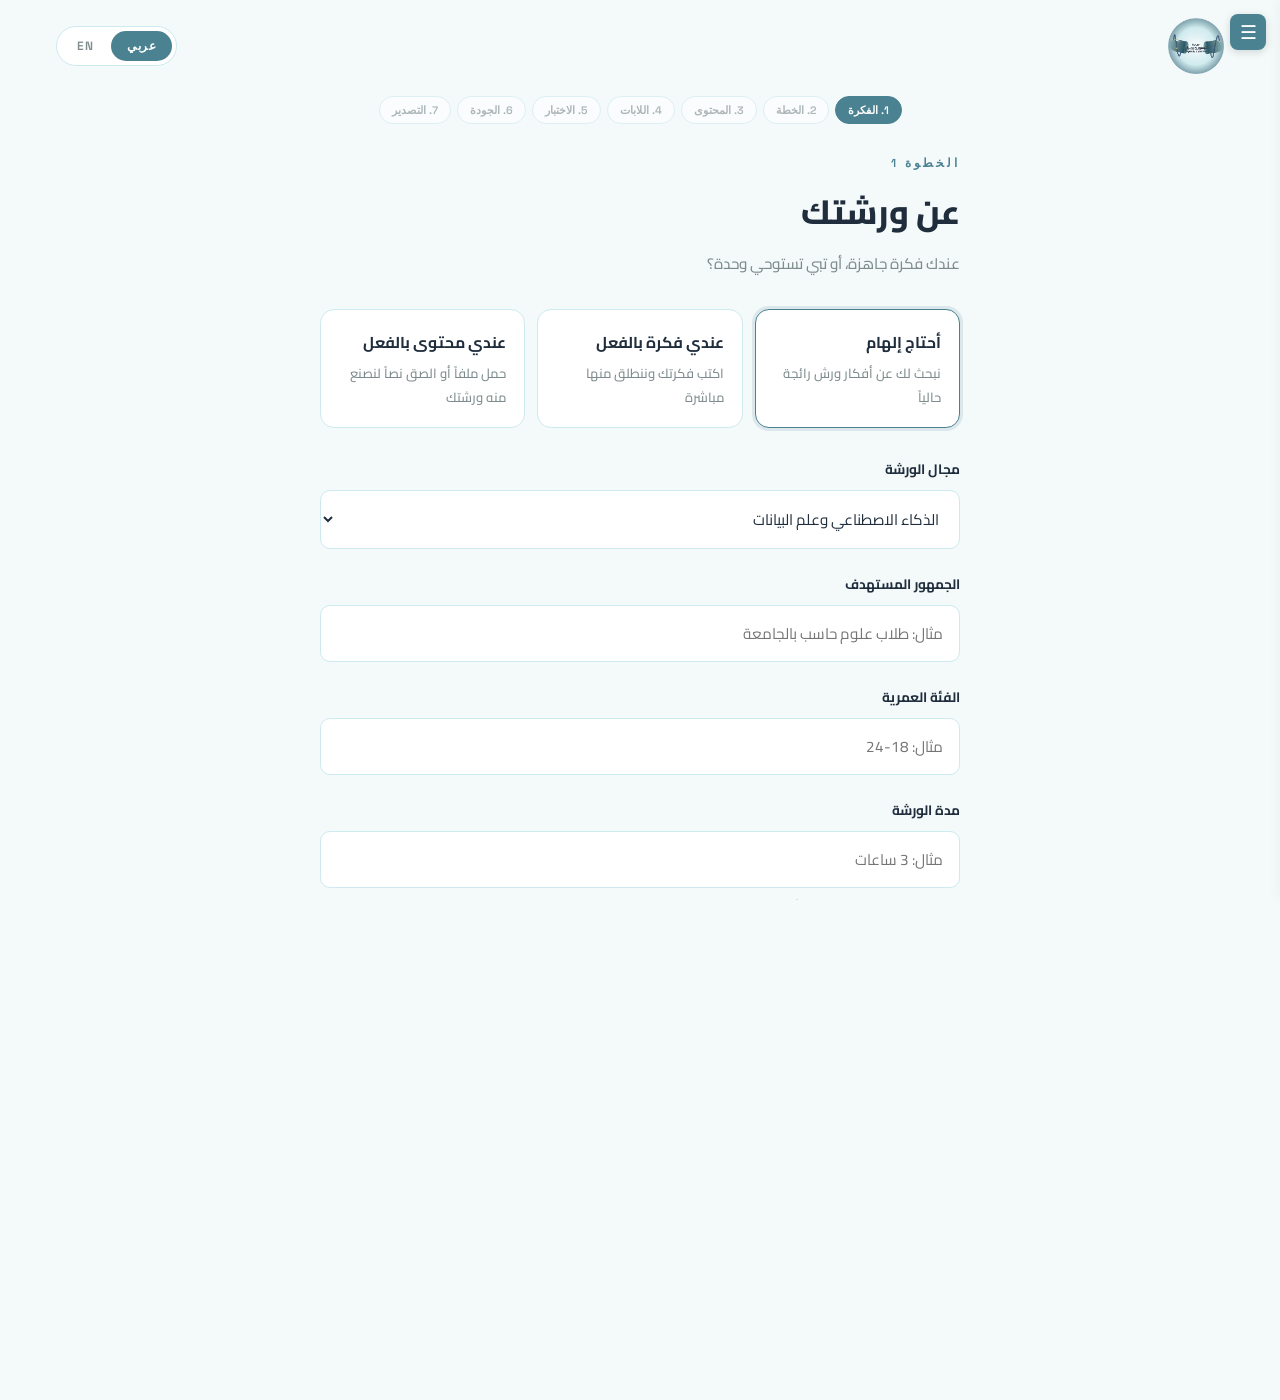
<file: Frontend/step5.html>
<!DOCTYPE html>
<html lang="ar" dir="rtl">
<head>
<meta charset="UTF-8">
<meta name="viewport" content="width=device-width, initial-scale=1.0">
<title>Capsule Studio — الأنشطة واللابات</title>
<link rel="preconnect" href="https://fonts.googleapis.com">
<link rel="preconnect" href="https://fonts.gstatic.com" crossorigin>
<link href="https://fonts.googleapis.com/css2?family=Cairo:wght@400;500;600;700;800&family=Space+Grotesk:wght@400;500;600&display=swap" rel="stylesheet">
<link rel="stylesheet" href="shared/styles.css">
</head>
<body>

<header class="topbar">
  <div class="brand-slot">
    <img src="logo_badge.png" alt="Capsule Studio logo">
  </div>
  <div class="lang-toggle" role="group" aria-label="Language">
    <button id="btn-ar" class="active" onclick="setLang('ar')">عربي</button>
    <button id="btn-en" onclick="setLang('en')">EN</button>
  </div>
</header>

<div class="step-progress" id="step-progress"></div>

<main class="page-main">
  <div class="page-card">
    <div class="page-eyebrow" data-ar="الخطوة 4" data-en="STEP 4">الخطوة 4</div>
    <h1 class="page-title" data-ar="الأنشطة واللابات التطبيقية" data-en="Hands-on Labs">الأنشطة واللابات التطبيقية</h1>
    <p class="page-subtitle" id="chosen-title-line"></p>

    <div id="setup-block">
      <div class="nav-row" style="justify-content: center; margin-top: 4px;">
        <button class="btn btn-primary" id="generate-btn" onclick="generateLabs(false)">
          <span data-ar="ولّد اللابات بالكامل" data-en="Generate full labs">ولّد اللابات بالكامل</span>
          <span class="arrow">→</span>
        </button>
      </div>
    </div>

    <div id="loading-state" class="loading-block" style="display:none;">
      <div class="spinner" aria-hidden="true"></div>
      <span data-ar="جاري تحليل المحتوى وتوليد اللابات ودفاتر الملاحظات..." data-en="Analyzing content and generating labs & notebooks...">جاري تحليل المحتوى وتوليد اللابات ودفاتر الملاحظات...</span>
    </div>

    <div id="labs-result" style="display:none;"></div>

    <!-- AI Refinement block -->
    <div id="refine-block" style="display:none; margin-top: 24px; border-top: 1.5px solid var(--teal-soft); padding-top: 20px;">
      <div class="field">
        <label data-ar="تعديل اللابات بالذكاء الاصطناعي" data-en="Refine Labs with AI">تعديل اللابات بالذكاء الاصطناعي</label>
        <input type="text" id="refine-feedback" placeholder="مثال: اجعل تحدي البرمجة أصعب قليلاً، أو أضف تلميحات..." data-ph-ar="مثال: اجعل تحدي البرمجة أصعب قليلاً، أو أضف تلميحات..." data-ph-en="E.g., Make the coding task a bit harder, or add hints...">
      </div>
      <div class="nav-row" style="justify-content: flex-end; margin-top: 8px; margin-bottom: 12px;">
        <button class="btn btn-ghost" id="refine-btn" onclick="refineLabs()" style="padding: 10px 20px; font-size: 0.9rem;">
          <span data-ar="تطبيق التعديل" data-en="Apply Feedback">تطبيق التعديل</span>
        </button>
      </div>
    </div>

    <!-- Lab Options (Download) -->
    <div id="labs-actions" class="nav-row" style="display:none; justify-content:center; gap:12px; margin-top:20px; margin-bottom:12px; flex-wrap:wrap;">
      <button class="btn btn-primary" id="download-labs-btn" onclick="downloadLabs()" style="background:var(--teal-deep); color:var(--white); font-weight:700;">
        <span data-ar="تحميل اللابات (.zip)" data-en="Download Labs (.zip)">تحميل اللابات (.zip)</span>
      </button>
    </div>

    <div id="regen-row" class="nav-row" style="display:none; justify-content: center; margin-top: 8px; margin-bottom: 8px;">
      <button class="btn btn-ghost" onclick="generateLabs(true)">
        <span data-ar="↻ أعد التوليد" data-en="↻ Regenerate">↻ أعد التوليد</span>
      </button>
    </div>

    <div class="nav-row">
      <a href="step4.html" class="btn btn-ghost" data-ar="⬅ رجوع" data-en="⬅ Back">⬅ رجوع</a>
      <button class="btn btn-primary" id="continue-btn" onclick="handleContinue()" style="display:none;">
        <span data-ar="متابعة للاختبار" data-en="Continue to quiz">متابعة للاختبار</span>
        <span class="arrow">→</span>
      </button>
    </div>
  </div>
</main>

<footer>
  <span data-ar="مبادرة" data-en="An initiative by">مبادرة</span> <strong>Capsule Tahawul</strong>
</footer>

<script>
  const STEPS_AR = ["الفكرة", "الخطة", "المحتوى", "اللابات", "الاختبار", "الجودة", "التصدير"];
  const STEPS_EN = ["Idea", "Plan", "Content", "Labs", "Quiz", "Quality", "Export"];
  const CURRENT_STEP = 4; // 1-indexed: Step 4 in progression is Labs

  function renderStepProgress(lang) {
    const labels = lang === 'ar' ? STEPS_AR : STEPS_EN;
    const container = document.getElementById('step-progress');
    
    const hasTitle = !!localStorage.getItem('chosen_title');
    const hasPlan = !!localStorage.getItem('plan_result');

    const pages = [
      'step1.html',
      'step3.html',
      'step4.html',
      'step5.html',
      'step6.html',
      'step7.html',
      'step8.html'
    ];

    container.innerHTML = labels.map((label, i) => {
      const stepNum = i + 1;
      const targetPage = pages[i];
      let cls = 'step-pill';
      if (stepNum === CURRENT_STEP) cls += ' current';
      else if (stepNum < CURRENT_STEP) cls += ' done';

      let isClickable = false;
      let alertMsgAr = '';
      let alertMsgEn = '';

      if (i === 0) {
        isClickable = true;
      } else if (i === 1) {
        isClickable = hasTitle;
        alertMsgAr = 'يرجى اختيار عنوان للورشة أولاً.';
        alertMsgEn = 'Please select a workshop title first.';
      } else {
        isClickable = hasPlan;
        alertMsgAr = 'يرجى إنشاء خطة الورشة أولاً.';
        alertMsgEn = 'Please generate a workshop plan first.';
      }

      if (isClickable) {
        return `<a href="${targetPage}" class="${cls}" style="cursor: pointer; text-decoration: none;">${stepNum}. ${label}</a>`;
      } else {
        const alertFunc = `alert(document.documentElement.lang === 'ar' ? '${alertMsgAr}' : '${alertMsgEn}')`;
        return `<span class="${cls}" onclick="${alertFunc}" style="cursor: not-allowed; opacity: 0.6;">${stepNum}. ${label}</span>`;
      }
    }).join('');
  }

  function setLang(lang) {
    const isAr = lang === 'ar';
    document.documentElement.lang = isAr ? 'ar' : 'en';
    document.documentElement.dir = isAr ? 'rtl' : 'ltr';
    document.getElementById('btn-ar').classList.toggle('active', isAr);
    document.getElementById('btn-en').classList.toggle('active', !isAr);
    document.querySelectorAll('[data-ar]').forEach(el => {
      el.textContent = isAr ? el.dataset.ar : el.dataset.en;
    });
    document.querySelectorAll('[data-ph-ar]').forEach(el => {
      el.placeholder = isAr ? el.dataset.phAr : el.dataset.phEn;
    });
    localStorage.setItem('lang', lang);
    renderStepProgress(lang);
    renderChosenTitleLine(isAr);

    if (window._labsLoaded) {
      const data = isAr ? (window.labs_result_ar || MOCK_LABS_AR) : (window.labs_result || MOCK_LABS_EN);
      renderLabs(data);
    }
  }

  function renderChosenTitleLine(isAr) {
    const raw = localStorage.getItem('chosen_title');
    const el = document.getElementById('chosen-title-line');
    if (!raw) { el.textContent = ''; return; }
    
    try {
      const chosen = JSON.parse(raw);
      let titleText = '';
      if (typeof chosen === 'object' && chosen !== null) {
        if (isAr) {
          titleText = chosen.title_ar || chosen.title || '';
        } else {
          titleText = chosen.title_en || chosen.title || '';
        }
      } else {
        titleText = chosen;
      }
      
      el.textContent = (isAr ? 'الورشة: ' : 'Workshop: ') + titleText;
    } catch (e) {
      el.textContent = (isAr ? 'الورشة: ' : 'Workshop: ') + raw;
    }
  }

  // ---------- Labs generation ----------
  const MOCK_LABS_AR = {
    labs: [
      {
        title: "بناء أول مساعد متصل بأدوات",
        lab_type: "coding",
        duration_minutes: 20,
        covers_sections: ["بناء أول مساعد متصل بأدوات"],
        instructions: "قم بتوصيل دالة الطقس بنموذج الذكاء الاصطناعي واختبر تنفيذ الأوامر بنجاح.",
        instructor_notes: "تأكد من توزيع مفاتيح API على المتدربين قبل بدء الجلسة.",
        suggested_platforms: [
          { name: "Google Colab", url: "https://colab.research.google.com" }
        ],
        trainee_notebook_cells: [
          { cell_type: "markdown", content: "### التمرين الأول: إعداد الدالة" },
          { cell_type: "code", content: "def get_weather(city: str) -> str:\n    # اكتب كود الربط هنا\n    pass" }
        ]
      },
      {
        title: "أتمتة مهمة متسلسلة",
        lab_type: "coding",
        duration_minutes: 20,
        covers_sections: ["أتمتة مهمة متسلسلة"],
        instructions: "قم بربط ثلاث أدوات داخل مسار عمل متكامل يعمل تلقائياً.",
        instructor_notes: "ساعد المتدربين في تتبع سيناريوهات الأخطاء عند استدعاء الأدوات.",
        suggested_platforms: [
          { name: "Jupyter Notebook", url: "https://jupyter.org" }
        ],
        trainee_notebook_cells: [
          { cell_type: "markdown", content: "### التمرين الثاني: بناء المسار المتسلسل" },
          { cell_type: "code", content: "class AgentPipeline:\n    def run(self, task: str):\n        pass" }
        ]
      }
    ]
  };

  const MOCK_LABS_EN = {
    labs: [
      {
        title: "Build Your First Tool-Enabled Assistant",
        lab_type: "coding",
        duration_minutes: 20,
        covers_sections: ["Build Your First Tool-Enabled Assistant"],
        instructions: "Connect a weather tool to an LLM agent and test function execution.",
        instructor_notes: "Ensure API keys are distributed to trainees prior to the session.",
        suggested_platforms: [
          { name: "Google Colab", url: "https://colab.research.google.com" }
        ],
        trainee_notebook_cells: [
          { cell_type: "markdown", content: "### Exercise 1: Define Tool Function" },
          { cell_type: "code", content: "def get_weather(city: str) -> str:\n    # Write tool code here\n    pass" }
        ]
      },
      {
        title: "Automate a Sequential Task",
        lab_type: "coding",
        duration_minutes: 20,
        covers_sections: ["Automate a Sequential Task"],
        instructions: "Chain three distinct tools into an automated execution pipeline.",
        instructor_notes: "Guide trainees on handling tool failure fallback logic.",
        suggested_platforms: [
          { name: "Jupyter Notebook", url: "https://jupyter.org" }
        ],
        trainee_notebook_cells: [
          { cell_type: "markdown", content: "### Exercise 2: Build Pipeline" },
          { cell_type: "code", content: "class AgentPipeline:\n    def run(self, task: str):\n        pass" }
        ]
      }
    ]
  };

  function renderCell(cell) {
    if (cell.cell_type === 'markdown') {
      return `<div class="slide-block block-heading">${cell.content}</div>`;
    } else if (cell.cell_type === 'code') {
      return `<div class="slide-block block-code">${cell.content}</div>`;
    }
    return '';
  }

  async function generateLabs(isRegeneration) {
    document.getElementById('labs-result').style.display = 'none';
    document.getElementById('labs-actions').style.display = 'none';
    document.getElementById('regen-row').style.display = 'none';
    document.getElementById('continue-btn').style.display = 'none';
    document.getElementById('loading-state').style.display = 'flex';

    const rawTitle = localStorage.getItem('chosen_title');
    const rawPlan = localStorage.getItem('plan_result');
    const workshopInputStr = localStorage.getItem('workshop_input');
    const workshopInput = workshopInputStr ? JSON.parse(workshopInputStr) : {};
    const isContentMode = workshopInput.idea_mode === 'content';

    // Content-only mode: needs uploaded_content but not title/plan
    if (!isContentMode && (!rawTitle || !rawPlan)) {
      window.location.href = 'step4.html';
      return;
    }

    try {
      // Step 2's slide content, if it exists — grounds the labs in what
      // was actually taught instead of just the section names.
      const rawContent = localStorage.getItem('content_result');
      const contentForApi = rawContent ? JSON.parse(rawContent) : null;

      let payload;
      if (isContentMode) {
        // Content-only mode: use uploaded content directly
        payload = {
          title: 'Workshop',
          outline: null,
          uploaded_content: workshopInput.uploaded_content || '',
          content: contentForApi
        };
      } else {
        const parsedTitle = JSON.parse(rawTitle);
        const titleEng = typeof parsedTitle === 'object' ? parsedTitle.title_en : parsedTitle;
        const plan = JSON.parse(rawPlan);
        payload = {
          title: titleEng,
          outline: plan.outline,
          uploaded_content: workshopInput.uploaded_content || '',
          content: contentForApi
        };
      }

      const response = await fetch('/api/generate_labs', {
        method: 'POST',
        headers: { 'Content-Type': 'application/json' },
        body: JSON.stringify(payload)
      });
      if (!response.ok) throw new Error('API Labs Generation Failed');
      const data = await response.json();
      
      window.labs_result = data;
      
      // Translate to Arabic
      try {
        const trResponse = await fetch('/api/translate', {
          method: 'POST',
          headers: { 'Content-Type': 'application/json' },
          body: JSON.stringify({ data: data, context: "Workshop hands-on labs and keys" })
        });
        if (trResponse.ok) {
          window.labs_result_ar = await trResponse.json();
        } else {
          window.labs_result_ar = data;
        }
      } catch (trErr) {
        console.warn('Translation failed:', trErr);
        window.labs_result_ar = data;
      }
      
      const isAr = document.documentElement.lang === 'ar';
      renderLabs(isAr ? window.labs_result_ar : window.labs_result);
      window._labsLoaded = true;
    } catch (err) {
      console.warn('Using mock fallback labs:', err);
      window.labs_result = MOCK_LABS_EN;
      window.labs_result_ar = MOCK_LABS_AR;
      const isAr = document.documentElement.lang === 'ar';
      renderLabs(isAr ? MOCK_LABS_AR : MOCK_LABS_EN);
      window._labsLoaded = true;
    } finally {
      document.getElementById('loading-state').style.display = 'none';
    }
  }

  function renderLabs(data) {
    const isAr = document.documentElement.lang === 'ar';
    const container = document.getElementById('labs-result');

    container.innerHTML = data.labs.map((lab, i) => `
      <div class="slide-card">
        <div class="slide-card-header">
          <span class="slide-title-text">${isAr ? 'لاب' : 'Lab'} ${i+1}: ${lab.title}</span>
          <span class="slide-type-badge">${lab.lab_type.toUpperCase()} | ${lab.duration_minutes} ${isAr ? 'د' : 'min'}</span>
        </div>
        
        <div class="slide-block">${lab.instructions}</div>
        
        ${lab.trainee_notebook_cells ? `
          <div style="margin-top: 12px; padding-top: 10px; border-top: 1px solid var(--bg-ice);">
            <div class="section-label">${isAr ? 'معاينة كود المتدرب' : 'Trainee Code Preview'}</div>
            ${lab.trainee_notebook_cells.map(renderCell).join('')}
          </div>
        ` : ''}

        ${lab.external_tool ? `
          <div style="margin-top: 12px; padding: 12px; background: var(--bg-ice); border-radius: 8px;">
            <div class="section-label">${isAr ? 'الموقع التفاعلي' : 'Interactive Tool'}</div>
            <a href="${lab.external_tool.url}" target="_blank" rel="noopener" style="font-weight:700; font-size:1.05rem;">
              ${lab.external_tool.name} ↗
            </a>
            <div style="margin-top:6px; color: var(--text-muted);">${lab.external_tool.why_it_fits}</div>
            ${lab.guided_prompts && lab.guided_prompts.length ? `
              <div style="margin-top:10px;">
                <div class="section-label">${isAr ? 'أسئلة توجيهية أثناء الاستخدام' : 'Guided prompts while using it'}</div>
                <ul style="margin: 6px 0 0 20px; padding: 0;">
                  ${lab.guided_prompts.map(p => `<li>${p}</li>`).join('')}
                </ul>
              </div>
            ` : ''}
          </div>
        ` : ''}

        ${lab.suggested_platforms && lab.suggested_platforms.length ? `
          <div class="slide-sources">
            ${isAr ? 'المنصات المقترحة: ' : 'Platforms: '}
            ${lab.suggested_platforms.map(p => `<a href="${p.url}" target="_blank" rel="noopener">${p.name}</a>`).join(' · ')}
          </div>
        ` : ''}

        <div class="slide-notes">${isAr ? 'ملاحظات المدرب: ' : 'Instructor Notes: '} ${lab.instructor_notes}</div>
      </div>
    `).join('');

    window._currentLabs = data;
    container.style.display = 'block';
    document.getElementById('refine-block').style.display = 'block';
    document.getElementById('labs-actions').style.display = 'flex';
    document.getElementById('regen-row').style.display = 'flex';
    document.getElementById('continue-btn').style.display = 'inline-flex';
  }

  async function downloadLabs() {
    const isAr = document.documentElement.lang === 'ar';
    const rawTitle = localStorage.getItem('chosen_title');
    if (!rawTitle || !window._currentLabs) return;
    
    const btn = document.getElementById('download-labs-btn');
    const oldText = btn.innerHTML;
    btn.disabled = true;
    btn.innerHTML = isAr ? '⏳ جاري التحميل...' : '⏳ Downloading...';
    
    try {
      const parsedTitle = JSON.parse(rawTitle);
      const titleEng = typeof parsedTitle === 'object' ? parsedTitle.title_en : parsedTitle;
      
      const payload = {
        title: titleEng,
        labs: window.labs_result || window._currentLabs
      };
      
      const response = await fetch('/api/export_labs', {
        method: 'POST',
        headers: { 'Content-Type': 'application/json' },
        body: JSON.stringify(payload)
      });
      
      if (!response.ok) throw new Error('Labs export failed');
      
      const blob = await response.blob();
      const url = window.URL.createObjectURL(blob);
      const a = document.createElement('a');
      a.style.display = 'none';
      a.href = url;
      a.download = `${titleEng.replace(/ /g, '_')}_labs.zip`;
      document.body.appendChild(a);
      a.click();
      window.URL.revokeObjectURL(url);
    } catch (err) {
      console.error(err);
      alert(isAr ? 'عذراً، فشل تنزيل الملف من الخادم.' : 'Sorry, failed to download labs zip file from server.');
    } finally {
      btn.disabled = false;
      btn.innerHTML = oldText;
    }
  }

  function handleContinue() {
    if (!window._currentLabs) return;
    localStorage.setItem('labs_result', JSON.stringify(window.labs_result));
    localStorage.setItem('labs_result_ar', JSON.stringify(window.labs_result_ar || window.labs_result));
    window.location.href = 'step6.html';
  }

  async function refineLabs() {
    const feedback = document.getElementById('refine-feedback').value.trim();
    if (!feedback) return;
    
    const isAr = document.documentElement.lang === 'ar';
    const refineBtn = document.getElementById('refine-btn');
    const oldText = refineBtn.innerHTML;
    
    refineBtn.disabled = true;
    refineBtn.innerHTML = isAr ? '⏳ جاري التعديل...' : '⏳ Refining...';
    
    try {
      const payload = {
        category: "labs",
        current_data: window.labs_result || MOCK_LABS_EN,
        feedback: feedback
      };
      
      const response = await fetch('/api/refine', {
        method: 'POST',
        headers: { 'Content-Type': 'application/json' },
        body: JSON.stringify(payload)
      });
      
      if (!response.ok) throw new Error('Refining Failed');
      const data = await response.json();
      
      window.labs_result = data;
      
      try {
        const trResponse = await fetch('/api/translate', {
          method: 'POST',
          headers: { 'Content-Type': 'application/json' },
          body: JSON.stringify({ data: data, context: "Workshop hands-on labs and keys" })
        });
        if (trResponse.ok) {
          window.labs_result_ar = await trResponse.json();
        } else {
          window.labs_result_ar = data;
        }
      } catch (trErr) {
        console.warn('Translation failed:', trErr);
        window.labs_result_ar = data;
      }
      
      localStorage.setItem('labs_result', JSON.stringify(window.labs_result));
      localStorage.setItem('labs_result_ar', JSON.stringify(window.labs_result_ar));
      
      renderLabs(isAr ? window.labs_result_ar : window.labs_result);
      document.getElementById('refine-feedback').value = '';
    } catch (err) {
      console.error(err);
      alert(isAr ? 'فشل تعديل اللابات بالذكاء الاصطناعي.' : 'Failed to refine labs with AI.');
    } finally {
      refineBtn.disabled = false;
      refineBtn.innerHTML = oldText;
    }
  }

  // ---------- Init ----------
  const savedLang = localStorage.getItem('lang');
  setLang(savedLang || 'ar');

  const planResult = localStorage.getItem('plan_result');
  const workshopInputRaw = localStorage.getItem('workshop_input');
  const workshopInputInit = workshopInputRaw ? JSON.parse(workshopInputRaw) : {};
  const isContentModeInit = workshopInputInit.idea_mode === 'content';

  // Allow access in content-only mode (no plan needed) OR when plan exists
  if (!planResult && !isContentModeInit) {
    window.location.href = 'step3.html';
  } else {
    const savedLabs = localStorage.getItem('labs_result');
    if (savedLabs) {
      window.labs_result = JSON.parse(savedLabs);
      const savedLabsAr = localStorage.getItem('labs_result_ar');
      window.labs_result_ar = savedLabsAr ? JSON.parse(savedLabsAr) : window.labs_result;
      
      const isAr = document.documentElement.lang === 'ar';
      renderLabs(isAr ? window.labs_result_ar : window.labs_result);
      window._labsLoaded = true;
      document.getElementById('setup-block').style.display = 'none';
    }
  }
</script>
<script src="shared/sidebar.js"></script>

</body>
</html>
</file>
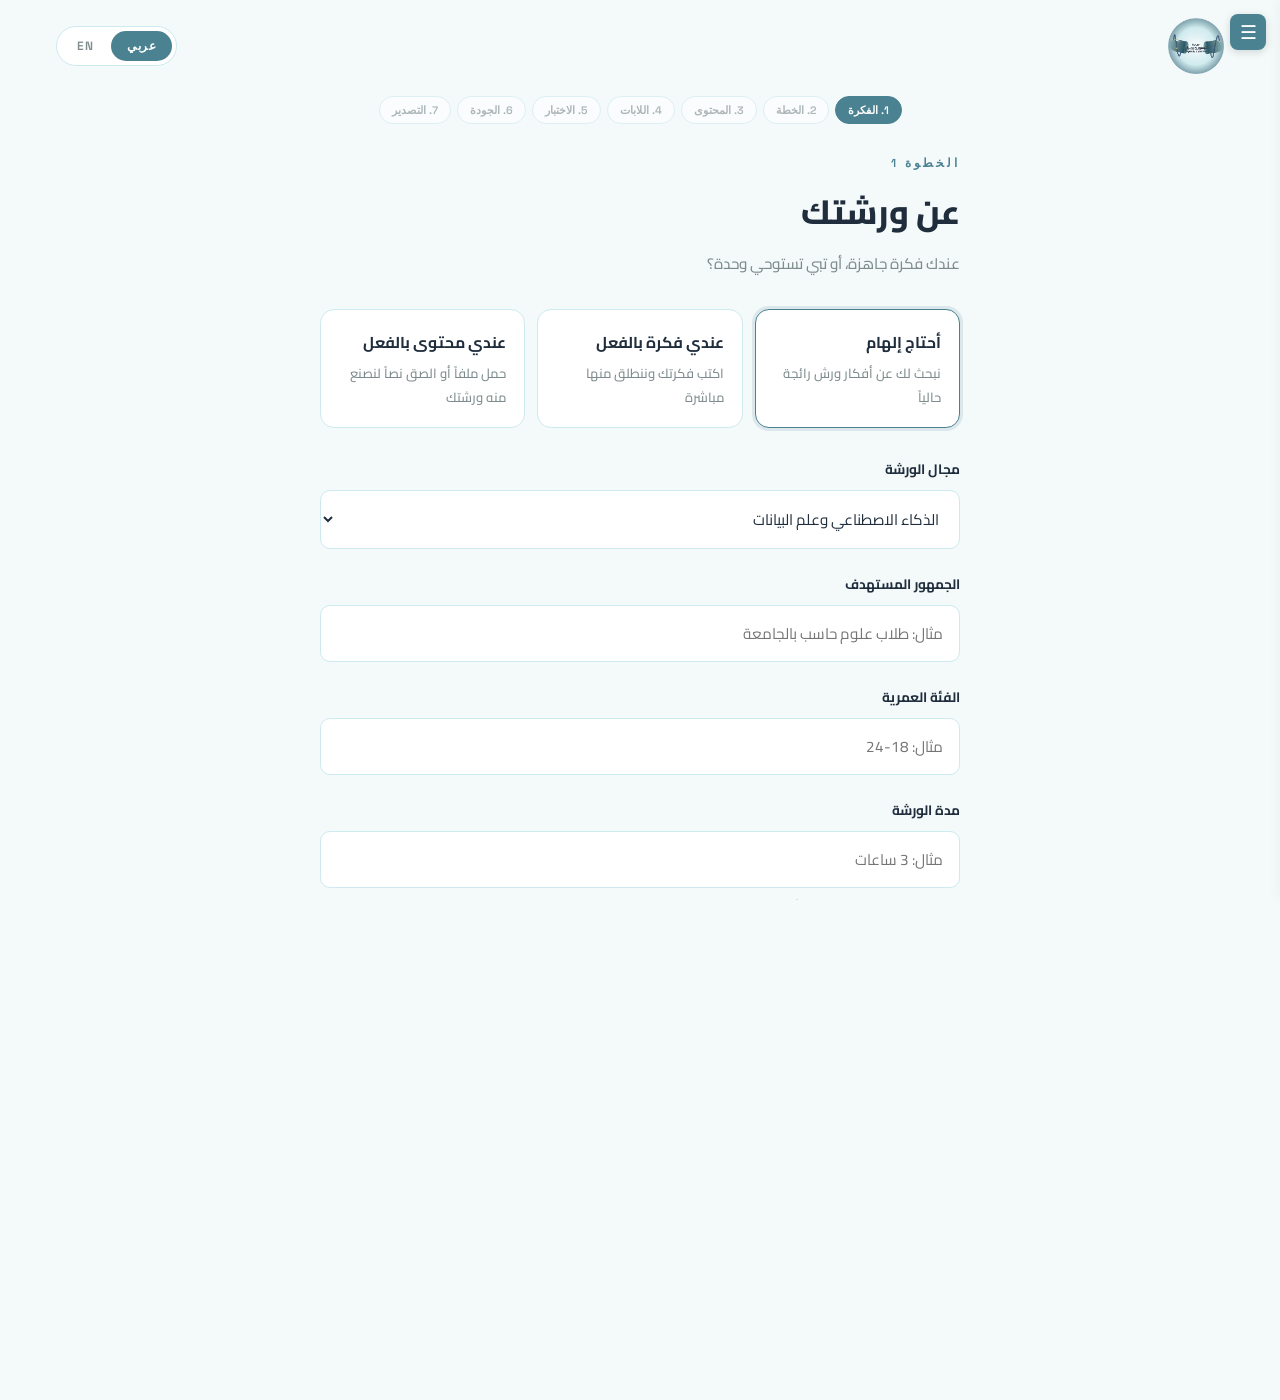
<file: Frontend/step6.html>
<!DOCTYPE html>
<html lang="ar" dir="rtl">
<head>
<meta charset="UTF-8">
<meta name="viewport" content="width=device-width, initial-scale=1.0">
<title>Capsule Studio — اختبار الورشة</title>
<link rel="preconnect" href="https://fonts.googleapis.com">
<link rel="preconnect" href="https://fonts.gstatic.com" crossorigin>
<link href="https://fonts.googleapis.com/css2?family=Cairo:wght@400;500;600;700;800&family=Space+Grotesk:wght@400;500;600" rel="stylesheet">
<link rel="stylesheet" href="shared/styles.css">
</head>
<body>

<header class="topbar">
  <div class="brand-slot">
    <img src="logo_badge.png" alt="Capsule Studio logo">
  </div>
  <div class="lang-toggle" role="group" aria-label="Language">
    <button id="btn-ar" class="active" onclick="setLang('ar')">عربي</button>
    <button id="btn-en" onclick="setLang('en')">EN</button>
  </div>
</header>

<div class="step-progress" id="step-progress"></div>

<main class="page-main">
  <div class="page-card">
    <div class="page-eyebrow" data-ar="الخطوة 5" data-en="STEP 5">الخطوة 5</div>
    <h1 class="page-title" data-ar="اختبار نهاية الورشة" data-en="Workshop Quiz">اختبار نهاية الورشة</h1>
    <p class="page-subtitle" id="chosen-title-line"></p>

    <!-- Optional question count override — leave blank to auto-scale to teaching time -->
    <div id="question-count-row" style="max-width:320px; margin: 20px 0;">
      <label for="question-count-input" style="display:block; font-weight:600; margin-bottom:6px;"
             data-ar="عدد الأسئلة (اختياري)" data-en="Number of questions (optional)">عدد الأسئلة (اختياري)</label>
      <input type="number" id="question-count-input" min="3" max="30" step="3"
             placeholder="6-30"
             style="width:100%; padding:10px 14px; border-radius:8px; border:1px solid #ccc; font-size:1rem;">
      <p style="font-size:0.85rem; color:#777; margin-top:4px;"
         data-ar="اتركيه فاضي عشان يتحسب تلقائياً حسب مدة الورشة. يفضّل مضاعفات 3 (6، 9، 12...) عشان التوزيع بين السهل/المتوسط/الصعب يطلع متساوي."
         data-en="Leave blank to auto-scale to workshop duration. Prefer multiples of 3 (6, 9, 12...) so easy/medium/hard split evenly.">
         اتركيه فاضي عشان يتحسب تلقائياً حسب مدة الورشة. يفضّل مضاعفات 3 (6، 9، 12...) عشان التوزيع بين السهل/المتوسط/الصعب يطلع متساوي.
      </p>
    </div>

    <!-- Generate Quiz button - shown initially -->
    <div id="generate-quiz-row" class="nav-row" style="justify-content:center; margin:30px 0;">
      <button class="btn btn-primary" id="generate-quiz-btn" onclick="loadQuiz()" style="padding: 14px 32px; font-size: 1rem;">
        <span data-ar="توليد أسئلة الاختبار" data-en="Generate Quiz Questions">توليد أسئلة الاختبار</span>
      </button>
    </div>

    <!-- Loading state -->
    <div id="loading-state" class="loading-block" style="display:none;">
      <div class="spinner" aria-hidden="true"></div>
      <span data-ar="جاري توليد أسئلة الاختبار..." data-en="Generating quiz questions...">جاري توليد أسئلة الاختبار...</span>
    </div>

    <div id="quiz-container"></div>

    <!-- AI Refinement block -->
    <div id="refine-block" style="display:none; margin-top: 24px; border-top: 1.5px solid var(--teal-soft); padding-top: 20px;">
      <div class="field">
        <label data-ar="تعديل الاختبار بالذكاء الاصطناعي" data-en="Refine Quiz with AI">تعديل الاختبار بالذكاء الاصطناعي</label>
        <input type="text" id="refine-feedback" placeholder="مثال: اجعل الأسئلة تركز أكثر على الجانب العملي، أو أضف أسئلة عن..." data-ph-ar="مثال: اجعل الأسئلة تركز أكثر على الجانب العملي، أو أضف أسئلة عن..." data-ph-en="E.g., Make questions more focused on practical aspects, or add questions about...">
      </div>
      <div class="nav-row" style="justify-content: flex-end; margin-top: 8px; margin-bottom: 12px;">
        <button class="btn btn-ghost" id="refine-btn" onclick="refineQuiz()" style="padding: 10px 20px; font-size: 0.9rem;">
          <span data-ar="تطبيق التعديل" data-en="Apply Feedback">تطبيق التعديل</span>
        </button>
      </div>
    </div>

    <div id="approval-box" class="toggle-row" style="margin-top:20px; flex-direction:column; align-items:flex-start; gap:10px; display:none;">
      <div>
        <div class="toggle-label" data-ar="الاعتماد النهائي للاختبار" data-en="Final Quiz Approval">الاعتماد النهائي للاختبار</div>
        <div class="toggle-desc" data-ar="تأكيد اعتماد الأسئلة يجمّد هذه النسخة للتصدير ويسمح بالانتقال للخطوة التالية." data-en="Approving freezes this snapshot for export and unlocks the next step.">تأكيد اعتماد الأسئلة يجمّد هذه النسخة للتصدير ويسمح بالانتقال للخطوة التالية.</div>
      </div>
      <button class="btn btn-primary" id="approve-btn" onclick="approveQuiz()">
        <span data-ar="اعتمد الاختبار النهائي" data-en="Approve Final Quiz">اعتمد الاختبار النهائي</span>
      </button>
    </div>

    <!-- Quiz Options (Download) -->
    <div id="quiz-actions" class="nav-row" style="display:none; justify-content:center; gap:12px; margin-top:20px; margin-bottom:12px; flex-wrap:wrap;">
      <button class="btn btn-primary" id="download-quiz-btn" onclick="downloadQuiz()" style="background:var(--teal-deep); color:var(--white); font-weight:700;">
        <span data-ar="تحميل الاختبار (.zip)" data-en="Download Quiz (.zip)">تحميل الاختبار (.zip)</span>
      </button>
    </div>

    <div class="nav-row">
      <a href="step5.html" class="btn btn-ghost" data-ar="⬅ رجوع" data-en="⬅ Back">⬅ رجوع</a>
      <button class="btn btn-primary" id="continue-btn" onclick="handleContinue()" style="display:none;">
        <span data-ar="متابعة لفحص الجودة" data-en="Continue to Quality Check">متابعة لفحص الجودة</span>
        <span class="arrow">→</span>
      </button>
    </div>
  </div>
</main>

<footer>
  <span data-ar="مبادرة" data-en="An initiative by">مبادرة</span> <strong>Capsule Tahawul</strong>
</footer>

<script>
  const STEPS_AR = ["الفكرة", "الخطة", "المحتوى", "اللابات", "الاختبار", "الجودة", "التصدير"];
  const STEPS_EN = ["Idea", "Plan", "Content", "Labs", "Quiz", "Quality", "Export"];
  const CURRENT_STEP = 5; // 1-indexed: Step 5 is Workshop Quiz

  // Render progress pills
  function renderStepProgress(lang) {
    const labels = lang === 'ar' ? STEPS_AR : STEPS_EN;
    const container = document.getElementById('step-progress');
    
    const hasTitle = !!localStorage.getItem('chosen_title');
    const hasPlan = !!localStorage.getItem('plan_result');

    const pages = [
      'step1.html',
      'step3.html',
      'step4.html',
      'step5.html',
      'step6.html',
      'step7.html',
      'step8.html'
    ];

    container.innerHTML = labels.map((label, i) => {
      const stepNum = i + 1;
      const targetPage = pages[i];
      let cls = 'step-pill';
      if (stepNum === CURRENT_STEP) cls += ' current';
      else if (stepNum < CURRENT_STEP) cls += ' done';

      let isClickable = false;
      let alertMsgAr = '';
      let alertMsgEn = '';

      if (i === 0) {
        isClickable = true;
      } else if (i === 1) {
        isClickable = hasTitle;
        alertMsgAr = 'يرجى اختيار عنوان للورشة أولاً.';
        alertMsgEn = 'Please select a workshop title first.';
      } else {
        isClickable = hasPlan;
        alertMsgAr = 'يرجى إنشاء خطة الورشة أولاً.';
        alertMsgEn = 'Please generate a workshop plan first.';
      }

      if (isClickable) {
        return `<a href="${targetPage}" class="${cls}" style="cursor: pointer; text-decoration: none;">${stepNum}. ${label}</a>`;
      } else {
        const alertFunc = `alert(document.documentElement.lang === 'ar' ? '${alertMsgAr}' : '${alertMsgEn}')`;
        return `<span class="${cls}" onclick="${alertFunc}" style="cursor: not-allowed; opacity: 0.6;">${stepNum}. ${label}</span>`;
      }
    }).join('');
  }

  // Handle global language toggle (Arabic/English)
  function setLang(lang) {
    const isAr = lang === 'ar';
    document.documentElement.lang = isAr ? 'ar' : 'en';
    document.documentElement.dir = isAr ? 'rtl' : 'ltr';
    document.getElementById('btn-ar').classList.toggle('active', isAr);
    document.getElementById('btn-en').classList.toggle('active', !isAr);
    document.querySelectorAll('[data-ar]').forEach(el => {
      el.textContent = isAr ? el.dataset.ar : el.dataset.en;
    });
    document.querySelectorAll('[data-ph-ar]').forEach(el => {
      el.placeholder = isAr ? el.dataset.phAr : el.dataset.phEn;
    });
    localStorage.setItem('lang', lang);
    renderStepProgress(lang);
    renderChosenTitleLine(isAr);
    
    if (window._quizLoaded) {
      const data = isAr ? (window.quiz_result_ar || MOCK_QUIZ_AR) : (window.quiz_result || MOCK_QUIZ_EN);
      renderQuiz(data);
    }
  }

  // Render chosen workshop title dynamically in selected language
  function renderChosenTitleLine(isAr) {
    const raw = localStorage.getItem('chosen_title');
    const el = document.getElementById('chosen-title-line');
    if (!raw) { el.textContent = ''; return; }

    try {
      const chosen = JSON.parse(raw);
      let titleText = '';
      if (typeof chosen === 'object' && chosen !== null) {
        titleText = isAr ? (chosen.title_ar || chosen.title) : (chosen.title_en || chosen.title);
      } else {
        titleText = chosen;
      }
      el.textContent = (isAr ? 'الورشة: ' : 'Workshop: ') + titleText;
    } catch (e) {
      el.textContent = (isAr ? 'الورشة: ' : 'Workshop: ') + raw;
    }
  }

  // ---------- Quiz mock data ----------
  const MOCK_QUIZ_AR = {
    questions: [
      {
        question: "ما الفرق الأساسي بين نموذج اللغة التقليدي ووكيل الذكاء الاصطناعي؟",
        options: ["لا يوجد فرق", "الوكيل يستطيع تنفيذ أفعال باستخدام أدوات خارجية", "النموذج أسرع فقط"],
        correct_answer: "الوكيل يستطيع تنفيذ أفعال باستخدام أدوات خارجية",
        difficulty: "easy"
      },
      {
        question: "ما هي الميزة الرئيسية لاستخدام بروتوكول التنسيق بين عدة وكلاء؟",
        options: ["تقليل استخدام الذاكرة", "توزيع المهام المعقدة على اختصاصات محددة", "إلغاء الحاجة للأوامر"],
        correct_answer: "توزيع المهام المعقدة على اختصاصات محددة",
        difficulty: "medium"
      }
    ]
  };

  const MOCK_QUIZ_EN = {
    questions: [
      {
        question: "What is the key difference between an LLM and an AI Agent?",
        options: ["No difference", "The agent executes actions via external tools", "The model is just faster"],
        correct_answer: "The agent executes actions via external tools",
        difficulty: "easy"
      },
      {
        question: "What is the primary benefit of multi-agent coordination protocols?",
        options: ["Reducing memory usage", "Distributing complex tasks to specialized roles", "Eliminating prompt engineering"],
        correct_answer: "Distributing complex tasks to specialized roles",
        difficulty: "medium"
      }
    ]
  };

  let quizApproved = localStorage.getItem('quiz_approved') === 'true';

  // Render quiz questions list
  function renderQuiz(data) {
    const isAr = document.documentElement.lang === 'ar';
    const container = document.getElementById('quiz-container');
    
    const quizObj = data.quiz ? data.quiz : data;
    const questions = quizObj.questions || [];
    
    container.innerHTML = questions.map((q, i) => `
      <div class="slide-card">
        <div class="slide-card-header">
          <span class="slide-title-text">${isAr ? 'س' : 'Q'}${i+1}: ${q.question}</span>
          <span class="slide-type-badge">${q.difficulty.toUpperCase()}</span>
        </div>
        <ul class="quiz-options-list">
          ${q.options.map(opt => `
            <li class="quiz-option-item ${opt === q.correct_answer ? 'correct' : ''}">
              ${opt === q.correct_answer ? '✓ ' : ''}${opt}
            </li>
          `).join('')}
        </ul>
      </div>
    `).join('');

    // Toggle approval box & refine block
    document.getElementById('approval-box').style.display = quizApproved ? 'none' : 'flex';
    document.getElementById('refine-block').style.display = quizApproved ? 'none' : 'block';
    document.getElementById('quiz-actions').style.display = 'flex';
    document.getElementById('generate-quiz-row').style.display = 'none';

    if (quizApproved) {
      document.getElementById('continue-btn').style.display = 'inline-flex';
    }
  }

  // Handle quiz approval action
  function approveQuiz() {
    quizApproved = true;
    localStorage.setItem('quiz_approved', 'true');
    localStorage.setItem('quiz_result', JSON.stringify(window.quiz_result));
    localStorage.setItem('quiz_result_ar', JSON.stringify(window.quiz_result_ar || window.quiz_result));
    const isAr = document.documentElement.lang === 'ar';
    renderQuiz(isAr ? window.quiz_result_ar : window.quiz_result);
  }

  // Proceed to Quality Checklist step
  function handleContinue() {
    window.location.href = 'step7.html';
  }

  async function downloadQuiz() {
    const isAr = document.documentElement.lang === 'ar';
    const rawTitle = localStorage.getItem('chosen_title');
    if (!rawTitle || !window.quiz_result) return;
    
    const btn = document.getElementById('download-quiz-btn');
    const oldText = btn.innerHTML;
    btn.disabled = true;
    btn.innerHTML = isAr ? '⏳ جاري التحميل...' : '⏳ Downloading...';
    
    try {
      const parsedTitle = JSON.parse(rawTitle);
      const titleEng = typeof parsedTitle === 'object' ? parsedTitle.title_en : parsedTitle;
      
      const payload = {
        title: titleEng,
        quiz: window.quiz_result
      };
      
      const response = await fetch('/api/export_quiz', {
        method: 'POST',
        headers: { 'Content-Type': 'application/json' },
        body: JSON.stringify(payload)
      });
      
      if (!response.ok) throw new Error('Quiz export failed');
      
      const blob = await response.blob();
      const url = window.URL.createObjectURL(blob);
      const a = document.createElement('a');
      a.style.display = 'none';
      a.href = url;
      a.download = `${titleEng.replace(/ /g, '_')}_quiz.zip`;
      document.body.appendChild(a);
      a.click();
      window.URL.revokeObjectURL(url);
    } catch (err) {
      console.error(err);
      alert(isAr ? 'عذراً، فشل تنزيل ملف الاختبار.' : 'Sorry, failed to download quiz zip file.');
    } finally {
      btn.disabled = false;
      btn.innerHTML = oldText;
    }
  }

  async function loadQuiz() {
    const rawTitle = localStorage.getItem('chosen_title');
    const rawPlan = localStorage.getItem('plan_result');
    const _wiRaw = localStorage.getItem('workshop_input');
    const _wi = _wiRaw ? JSON.parse(_wiRaw) : {};
    const _isContent = _wi.idea_mode === 'content';

    if (!_isContent && (!rawTitle || !rawPlan)) {
      window.location.href = 'step3.html';
      return;
    }
    
    // Hide generate button, show loading
    document.getElementById('generate-quiz-row').style.display = 'none';
    document.getElementById('loading-state').style.display = 'flex';
    document.getElementById('quiz-container').innerHTML = '';
    
    try {
      // Step 2's slide content, if it exists — grounds quiz questions in
      // what was actually taught instead of just the section names.
      const rawContent = localStorage.getItem('content_result');
      const contentForApi = rawContent ? JSON.parse(rawContent) : null;

      // Optional question-count override — blank means "let the backend
      // auto-scale to teaching time" (see quiz_generator.py).
      const questionCountRaw = document.getElementById('question-count-input').value;
      const questionCount = questionCountRaw ? parseInt(questionCountRaw, 10) : null;

      let payload;
      if (_isContent) {
        payload = {
          title: 'Workshop',
          outline: null,
          uploaded_content: _wi.uploaded_content || '',
          content: contentForApi,
          question_count: questionCount
        };
      } else {
        const parsedTitle = JSON.parse(rawTitle);
        const titleEng = typeof parsedTitle === 'object' ? parsedTitle.title_en : parsedTitle;
        const plan = JSON.parse(rawPlan);
        payload = {
          title: titleEng,
          outline: plan.outline,
          content: contentForApi,
          question_count: questionCount
        };
      }
      
      const response = await fetch('/api/generate_quiz', {
        method: 'POST',
        headers: { 'Content-Type': 'application/json' },
        body: JSON.stringify(payload)
      });
      if (!response.ok) throw new Error('API Quiz Generation Failed');
      const data = await response.json();
      
      window.quiz_result = data;
      
      // Translate to Arabic
      try {
        const trResponse = await fetch('/api/translate', {
          method: 'POST',
          headers: { 'Content-Type': 'application/json' },
          body: JSON.stringify({ data: data, context: "Workshop final quiz" })
        });
        if (trResponse.ok) {
          window.quiz_result_ar = await trResponse.json();
        } else {
          window.quiz_result_ar = data;
        }
      } catch (trErr) {
        console.warn('Translation failed:', trErr);
        window.quiz_result_ar = data;
      }
      
      window._quizLoaded = true;
      const isAr = document.documentElement.lang === 'ar';
      renderQuiz(isAr ? window.quiz_result_ar : window.quiz_result);
    } catch (err) {
      console.warn('Using mock fallback quiz:', err);
      window.quiz_result = MOCK_QUIZ_EN;
      window.quiz_result_ar = MOCK_QUIZ_AR;
      window._quizLoaded = true;
      const isAr = document.documentElement.lang === 'ar';
      renderQuiz(isAr ? MOCK_QUIZ_AR : MOCK_QUIZ_EN);
    } finally {
      document.getElementById('loading-state').style.display = 'none';
    }
  }

  async function refineQuiz() {
    const feedback = document.getElementById('refine-feedback').value.trim();
    if (!feedback) return;
    
    const isAr = document.documentElement.lang === 'ar';
    const refineBtn = document.getElementById('refine-btn');
    const oldText = refineBtn.innerHTML;
    
    refineBtn.disabled = true;
    refineBtn.innerHTML = isAr ? '⏳ جاري التعديل...' : '⏳ Refining...';
    
    try {
      const payload = {
        category: "quiz",
        current_data: window.quiz_result || MOCK_QUIZ_EN,
        feedback: feedback
      };
      
      const response = await fetch('/api/refine', {
        method: 'POST',
        headers: { 'Content-Type': 'application/json' },
        body: JSON.stringify(payload)
      });
      
      if (!response.ok) throw new Error('Refining Failed');
      const data = await response.json();
      
      window.quiz_result = data;
      
      try {
        const trResponse = await fetch('/api/translate', {
          method: 'POST',
          headers: { 'Content-Type': 'application/json' },
          body: JSON.stringify({ data: data, context: "Workshop final quiz" })
        });
        if (trResponse.ok) {
          window.quiz_result_ar = await trResponse.json();
        } else {
          window.quiz_result_ar = data;
        }
      } catch (trErr) {
        console.warn('Translation failed:', trErr);
        window.quiz_result_ar = data;
      }
      
      if (quizApproved) {
        localStorage.setItem('quiz_result', JSON.stringify(window.quiz_result));
        localStorage.setItem('quiz_result_ar', JSON.stringify(window.quiz_result_ar));
      }
      
      renderQuiz(isAr ? window.quiz_result_ar : window.quiz_result);
      document.getElementById('refine-feedback').value = '';
    } catch (err) {
      console.error(err);
      alert(isAr ? 'فشل تعديل الاختبار بالذكاء الاصطناعي.' : 'Failed to refine quiz with AI.');
    } finally {
      refineBtn.disabled = false;
      refineBtn.innerHTML = oldText;
    }
  }

  // ---------- Init ----------
  const savedLang = localStorage.getItem('lang');
  setLang(savedLang || 'ar');

  const planResult = localStorage.getItem('plan_result');
  const _workshopInputRaw = localStorage.getItem('workshop_input');
  const _workshopInput = _workshopInputRaw ? JSON.parse(_workshopInputRaw) : {};
  const _isContentMode = _workshopInput.idea_mode === 'content';

  // Allow in content-only mode OR when plan exists
  if (!planResult && !_isContentMode) {
    window.location.href = 'step3.html';
  } else {
    // Restore a previously-generated (and approved) quiz on load, same
    // pattern as step3.html's plan / step4.html's labs — otherwise going
    // back to this step always looked like starting over, even though
    // the quiz was already generated and sitting in localStorage.
    const savedQuiz = localStorage.getItem('quiz_result');
    if (savedQuiz) {
      window.quiz_result = JSON.parse(savedQuiz);
      const savedQuizAr = localStorage.getItem('quiz_result_ar');
      window.quiz_result_ar = savedQuizAr ? JSON.parse(savedQuizAr) : window.quiz_result;

      window._quizLoaded = true;
      const isAr = document.documentElement.lang === 'ar';
      renderQuiz(isAr ? window.quiz_result_ar : window.quiz_result);
      document.getElementById('generate-quiz-row').style.display = 'none';
    }
  }
  // Otherwise: show the Generate Quiz button — user must click to generate
</script>
<script src="shared/sidebar.js"></script>

</body>
</html>
</file>
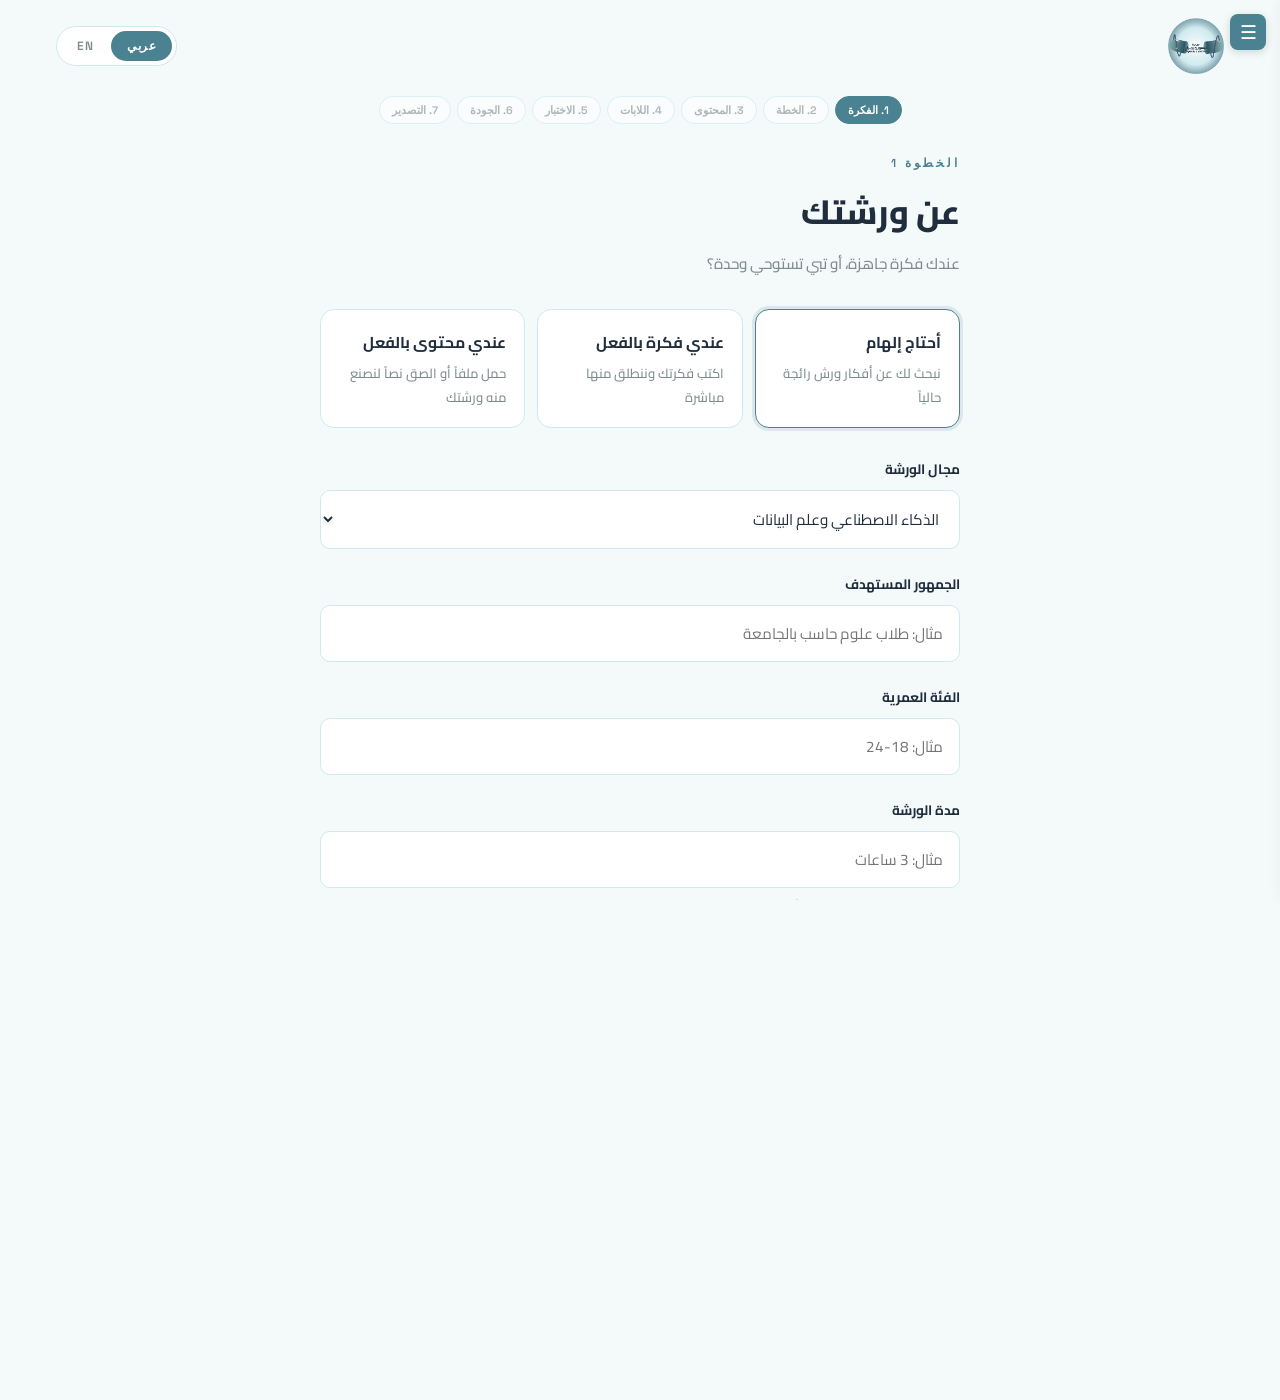
<file: Frontend/step7.html>
<!DOCTYPE html>
<html lang="ar" dir="rtl">
<head>
<meta charset="UTF-8">
<meta name="viewport" content="width=device-width, initial-scale=1.0">
<title>Capsule Studio — قائمة الجودة</title>
<link rel="preconnect" href="https://fonts.googleapis.com">
<link rel="preconnect" href="https://fonts.gstatic.com" crossorigin>
<link href="https://fonts.googleapis.com/css2?family=Cairo:wght@400;500;600;700;800&family=Space+Grotesk:wght@400;500;600&display=swap" rel="stylesheet">
<link rel="stylesheet" href="shared/styles.css">
</head>
<body>

<header class="topbar">
  <div class="brand-slot">
    <img src="logo_badge.png" alt="Capsule Studio logo">
  </div>
  <div class="lang-toggle" role="group" aria-label="Language">
    <button id="btn-ar" class="active" onclick="setLang('ar')">عربي</button>
    <button id="btn-en" onclick="setLang('en')">EN</button>
  </div>
</header>

<div class="step-progress" id="step-progress"></div>

<main class="page-main">
  <div class="page-card">
    <div class="page-eyebrow" data-ar="الخطوة 6" data-en="STEP 6">الخطوة 6</div>
    <h1 class="page-title" data-ar="فحص الجودة النهائي" data-en="Quality Checklist">فحص الجودة النهائي</h1>
    <p class="page-subtitle" id="chosen-title-line"></p>

    <div class="nav-row" style="justify-content:center; margin-bottom: 20px;">
      <button class="btn btn-primary" id="run-check-btn" onclick="runChecklist()">
        <span data-ar="شغل فحص الجودة" data-en="Run Quality Checklist">شغل فحص الجودة</span>
      </button>
      <!-- Shown instead of run-check-btn when a PREVIOUS result is already
           loaded — lets the trainer re-check after going back and editing
           content, labs, or the quiz, instead of being stuck looking at a
           stale pass/fail from before their edits. -->
      <button class="btn btn-primary" id="rerun-check-btn" onclick="runChecklist()" style="display:none;">
        <span data-ar="🔄 إعادة التقييم" data-en="🔄 Re-run Quality Check">🔄 إعادة التقييم</span>
      </button>
    </div>

    <div id="loading-state" class="loading-block" style="display:none;">
      <div class="spinner" aria-hidden="true"></div>
      <span data-ar="جاري فحص الاتساق والتحقق من جودة الورشة..." data-en="Checking consistency and quality...">جاري فحص الاتساق والتحقق من جودة الورشة...</span>
    </div>

    <div id="quality-results" style="display:none;"></div>

    <div class="nav-row">
      <a href="step6.html" class="btn btn-ghost" data-ar="⬅ رجوع" data-en="⬅ Back">⬅ رجوع</a>
      <button class="btn btn-primary" id="continue-btn" onclick="handleContinue()" style="display:none;">
        <span data-ar="متابعة للتصدير النهائي" data-en="Continue to Export">متابعة للتصدير النهائي</span>
        <span class="arrow">→</span>
      </button>
    </div>
  </div>
</main>

<footer>
  <span data-ar="مبادرة" data-en="An initiative by">مبادرة</span> <strong>Capsule Tahawul</strong>
</footer>

<script>
  const STEPS_AR = ["الفكرة", "الخطة", "المحتوى", "اللابات", "الاختبار", "الجودة", "التصدير"];
  const STEPS_EN = ["Idea", "Plan", "Content", "Labs", "Quiz", "Quality", "Export"];
  const CURRENT_STEP = 6; // 1-indexed: Step 6 is Quality Checklist

  // Render progress pills
  function renderStepProgress(lang) {
    const labels = lang === 'ar' ? STEPS_AR : STEPS_EN;
    const container = document.getElementById('step-progress');
    
    const hasTitle = !!localStorage.getItem('chosen_title');
    const hasPlan = !!localStorage.getItem('plan_result');

    const pages = [
      'step1.html',
      'step3.html',
      'step4.html',
      'step5.html',
      'step6.html',
      'step7.html',
      'step8.html'
    ];

    container.innerHTML = labels.map((label, i) => {
      const stepNum = i + 1;
      const targetPage = pages[i];
      let cls = 'step-pill';
      if (stepNum === CURRENT_STEP) cls += ' current';
      else if (stepNum < CURRENT_STEP) cls += ' done';

      let isClickable = false;
      let alertMsgAr = '';
      let alertMsgEn = '';

      if (i === 0) {
        isClickable = true;
      } else if (i === 1) {
        isClickable = hasTitle;
        alertMsgAr = 'يرجى اختيار عنوان للورشة أولاً.';
        alertMsgEn = 'Please select a workshop title first.';
      } else {
        isClickable = hasPlan;
        alertMsgAr = 'يرجى إنشاء خطة الورشة أولاً.';
        alertMsgEn = 'Please generate a workshop plan first.';
      }

      if (isClickable) {
        return `<a href="${targetPage}" class="${cls}" style="cursor: pointer; text-decoration: none;">${stepNum}. ${label}</a>`;
      } else {
        const alertFunc = `alert(document.documentElement.lang === 'ar' ? '${alertMsgAr}' : '${alertMsgEn}')`;
        return `<span class="${cls}" onclick="${alertFunc}" style="cursor: not-allowed; opacity: 0.6;">${stepNum}. ${label}</span>`;
      }
    }).join('');
  }

  // Handle global language toggle (Arabic/English)
  function setLang(lang) {
    const isAr = lang === 'ar';
    document.documentElement.lang = isAr ? 'ar' : 'en';
    document.documentElement.dir = isAr ? 'rtl' : 'ltr';
    document.getElementById('btn-ar').classList.toggle('active', isAr);
    document.getElementById('btn-en').classList.toggle('active', !isAr);
    document.querySelectorAll('[data-ar]').forEach(el => {
      el.textContent = isAr ? el.dataset.ar : el.dataset.en;
    });
    localStorage.setItem('lang', lang);
    renderStepProgress(lang);
    renderChosenTitleLine(isAr);

    // Re-render quality report if already ran
    if (window._qualityChecked) {
      renderQualityResults(isAr);
    }
  }

  // Render chosen workshop title dynamically in selected language
  function renderChosenTitleLine(isAr) {
    const raw = localStorage.getItem('chosen_title');
    const el = document.getElementById('chosen-title-line');
    if (!raw) { el.textContent = ''; return; }

    try {
      const chosen = JSON.parse(raw);
      let titleText = '';
      if (typeof chosen === 'object' && chosen !== null) {
        titleText = isAr ? (chosen.title_ar || chosen.title) : (chosen.title_en || chosen.title);
      } else {
        titleText = chosen;
      }
      el.textContent = (isAr ? 'الورشة: ' : 'Workshop: ') + titleText;
    } catch (e) {
      el.textContent = (isAr ? 'الورشة: ' : 'Workshop: ') + raw;
    }
  }

  // Trigger cross-check quality checklist validation
  async function runChecklist() {
    document.getElementById('loading-state').style.display = 'flex';
    document.getElementById('quality-results').style.display = 'none';
    document.getElementById('run-check-btn').style.display = 'none';
    document.getElementById('rerun-check-btn').style.display = 'none';

    const rawTitle = localStorage.getItem('chosen_title');
    const rawPlan = localStorage.getItem('plan_result');
    const rawContent = localStorage.getItem('content_result');
    const rawLabs = localStorage.getItem('labs_result');
    const rawQuiz = localStorage.getItem('quiz_result');

    try {
      let titleEng = 'Workshop';
      if (rawTitle) {
        const parsedTitle = JSON.parse(rawTitle);
        titleEng = typeof parsedTitle === 'object' ? parsedTitle.title_en : parsedTitle;
      }
      
      const payload = {
        title: titleEng,
        plan: rawPlan ? JSON.parse(rawPlan) : {},
        content: rawContent ? JSON.parse(rawContent) : {},
        labs: rawLabs ? JSON.parse(rawLabs) : null,
        quiz: rawQuiz ? JSON.parse(rawQuiz) : null
      };

      const response = await fetch('/api/run_checklist', {
        method: 'POST',
        headers: { 'Content-Type': 'application/json' },
        body: JSON.stringify(payload)
      });
      if (!response.ok) throw new Error('API Quality Checklist Failed');
      const data = await response.json();
      
      window.quality_result = data;
      
      // Translate to Arabic
      try {
        const trResponse = await fetch('/api/translate', {
          method: 'POST',
          headers: { 'Content-Type': 'application/json' },
          body: JSON.stringify({ data: data, context: "Quality checklist results" })
        });
        if (trResponse.ok) {
          window.quality_result_ar = await trResponse.json();
        } else {
          window.quality_result_ar = data;
        }
      } catch (trErr) {
        console.warn('Translation failed:', trErr);
        window.quality_result_ar = data;
      }

      window._qualityChecked = true;
      localStorage.setItem('quality_result', JSON.stringify(window.quality_result));
      localStorage.setItem('quality_result_ar', JSON.stringify(window.quality_result_ar || window.quality_result));
      const isAr = document.documentElement.lang === 'ar';
      renderQualityResults(isAr);
    } catch (err) {
      console.warn('Using mock fallback checklist:', err);
      window._qualityChecked = true;
      window.quality_result = null;
      window.quality_result_ar = null;
      const isAr = document.documentElement.lang === 'ar';
      renderQualityResults(isAr);
    } finally {
      document.getElementById('loading-state').style.display = 'none';
    }
  }

  // Render quality check pass/fail cards
  function renderQualityResults(isAr) {
    const resContainer = document.getElementById('quality-results');
    resContainer.style.display = 'block';
    
    const data = isAr ? window.quality_result_ar : window.quality_result;
    
    if (!data) {
      // Graceful fallback to mock report
      resContainer.innerHTML = `
        <div class="status-card pass">
          <div class="status-icon" style="color: var(--accent); font-weight: 700; font-size: 1rem;">PASS</div>
          <div class="status-body">
            <div class="status-title">${isAr ? 'اتساق الأهداف والمحتوى' : 'Objectives & Content Alignment'}</div>
            <div class="status-desc">${isAr ? 'تطابق جميع محاور الخطة التعليمية مع السلايدات المولّدة بنسبة 100%.' : '100% alignment between learning objectives and generated slide decks.'}</div>
          </div>
        </div>

        <div class="status-card pass">
          <div class="status-icon" style="color: var(--accent); font-weight: 700; font-size: 1rem;">PASS</div>
          <div class="status-body">
            <div class="status-title">${isAr ? 'تغطية الأنشطة التطبيقية (Labs)' : 'Hands-on Labs Coverage'}</div>
            <div class="status-desc">${isAr ? 'تم التحقق من إعداد دفاتر المتدرب وتوافقها مع المفاهيم المشروحة.' : 'Verified trainee notebooks match explained concepts.'}</div>
          </div>
        </div>

        <div class="status-card pass">
          <div class="status-icon" style="color: var(--accent); font-weight: 700; font-size: 1rem;">PASS</div>
          <div class="status-body">
            <div class="status-title">${isAr ? 'اعتماد أسئلة التقييم' : 'Approved Assessment Questions'}</div>
            <div class="status-desc">${isAr ? 'تم فحص الأسئلة المعتمدة والتأكد من إجاباتها النموذجية.' : 'Approved questions verified against key workshop concepts.'}</div>
          </div>
        </div>
      `;
      document.getElementById('continue-btn').style.display = 'inline-flex';
      document.getElementById('rerun-check-btn').style.display = 'inline-flex';
      return;
    }

    // Render from real data
    let cardsHtml = '';
    
    // 1) Render automated checks if there are issues
    if (data.automated_issues && data.automated_issues.length > 0) {
      cardsHtml += `
        <div class="status-card fail" style="border-left: 4px solid #ef4444;">
          <div class="status-icon" style="color: #f59e0b; font-weight: 700; font-size: 0.9rem;">WARN</div>
          <div class="status-body">
            <div class="status-title" style="color: #ef4444;">${isAr ? 'مشاكل هيكلية تلقائية' : 'Structural Gaps Detected'}</div>
            <div class="status-desc">
              <ul style="margin: 5px 0 0 20px; padding: 0;">
                ${data.automated_issues.map(iss => `<li>${iss}</li>`).join('')}
              </ul>
            </div>
          </div>
        </div>
      `;
    }

    // 2) Render category checks
    const checks = data.checks || [];
    checks.forEach(c => {
      const isPass = c.status === 'pass';
      const catLabel = getCategoryLabel(c.category, isAr);
      const icon = isPass ? 'PASS' : 'FAIL';
      const iconStyle = isPass ? 'color: var(--accent); font-weight: 700; font-size: 1rem;' : 'color: #ef4444; font-weight: 700; font-size: 1rem;';
      const borderCol = isPass ? 'var(--accent)' : '#ef4444';
      const desc = isPass 
        ? (isAr ? `فحص ${catLabel} سليم ولا توجد ملاحظات.` : `${catLabel} check passed successfully with no remarks.`)
        : `<ul style="margin: 5px 0 0 20px; padding: 0;">${c.issues.map(iss => `<li>${iss}</li>`).join('')}</ul>`;

      cardsHtml += `
        <div class="status-card ${isPass ? 'pass' : 'fail'}" style="border-left: 4px solid ${borderCol};">
          <div class="status-icon" style="${iconStyle}">${icon}</div>
          <div class="status-body">
            <div class="status-title" style="color: ${isPass ? 'var(--accent)' : '#ef4444'};">${catLabel}</div>
            <div class="status-desc">${desc}</div>
          </div>
        </div>
      `;
    });

    resContainer.innerHTML = cardsHtml;
    document.getElementById('continue-btn').style.display = 'inline-flex';
      document.getElementById('rerun-check-btn').style.display = 'inline-flex';
  }

  function getCategoryLabel(cat, isAr) {
    const labelsAr = {
      plan: 'الخطة والأهداف التعليمية',
      content: 'السلايدات ومحتوى العرض',
      labs: 'اللابات والتطبيقات العملية',
      quiz: 'الأسئلة والاختبارات التفاعلية',
      cross_consistency: 'الاتساق والترابط العام'
    };
    const labelsEn = {
      plan: 'Plan & Objectives',
      content: 'Slides & Content',
      labs: 'Hands-on Labs',
      quiz: 'Quizzes & Questions',
      cross_consistency: 'Overall Coherence'
    };
    return isAr ? (labelsAr[cat] || cat) : (labelsEn[cat] || cat);
  }

  // Proceed to Export step
  function handleContinue() {
    localStorage.setItem('quality_passed', 'true');
    window.location.href = 'step8.html';
  }

  // ---------- Init ----------
  const savedLang = localStorage.getItem('lang');
  setLang(savedLang || 'ar');

  const planResult = localStorage.getItem('plan_result');
  const workshopInputRaw = localStorage.getItem('workshop_input');
  const workshopInputInit = workshopInputRaw ? JSON.parse(workshopInputRaw) : {};
  const isContentModeInit = workshopInputInit.idea_mode === 'content';

  if (!planResult && !isContentModeInit) {
    window.location.href = 'step3.html';
  } else {
    const savedQuality = localStorage.getItem('quality_result');
    if (savedQuality) {
      window.quality_result = JSON.parse(savedQuality);
      const savedQualityAr = localStorage.getItem('quality_result_ar');
      window.quality_result_ar = savedQualityAr ? JSON.parse(savedQualityAr) : window.quality_result;
      
      window._qualityChecked = true;
      const isAr = document.documentElement.lang === 'ar';
      renderQualityResults(isAr);
      document.getElementById('run-check-btn').style.display = 'none';
      document.getElementById('continue-btn').style.display = 'inline-flex';
      document.getElementById('rerun-check-btn').style.display = 'inline-flex';
    }
  }
</script>
<script src="shared/sidebar.js"></script>

</body>
</html>
</file>
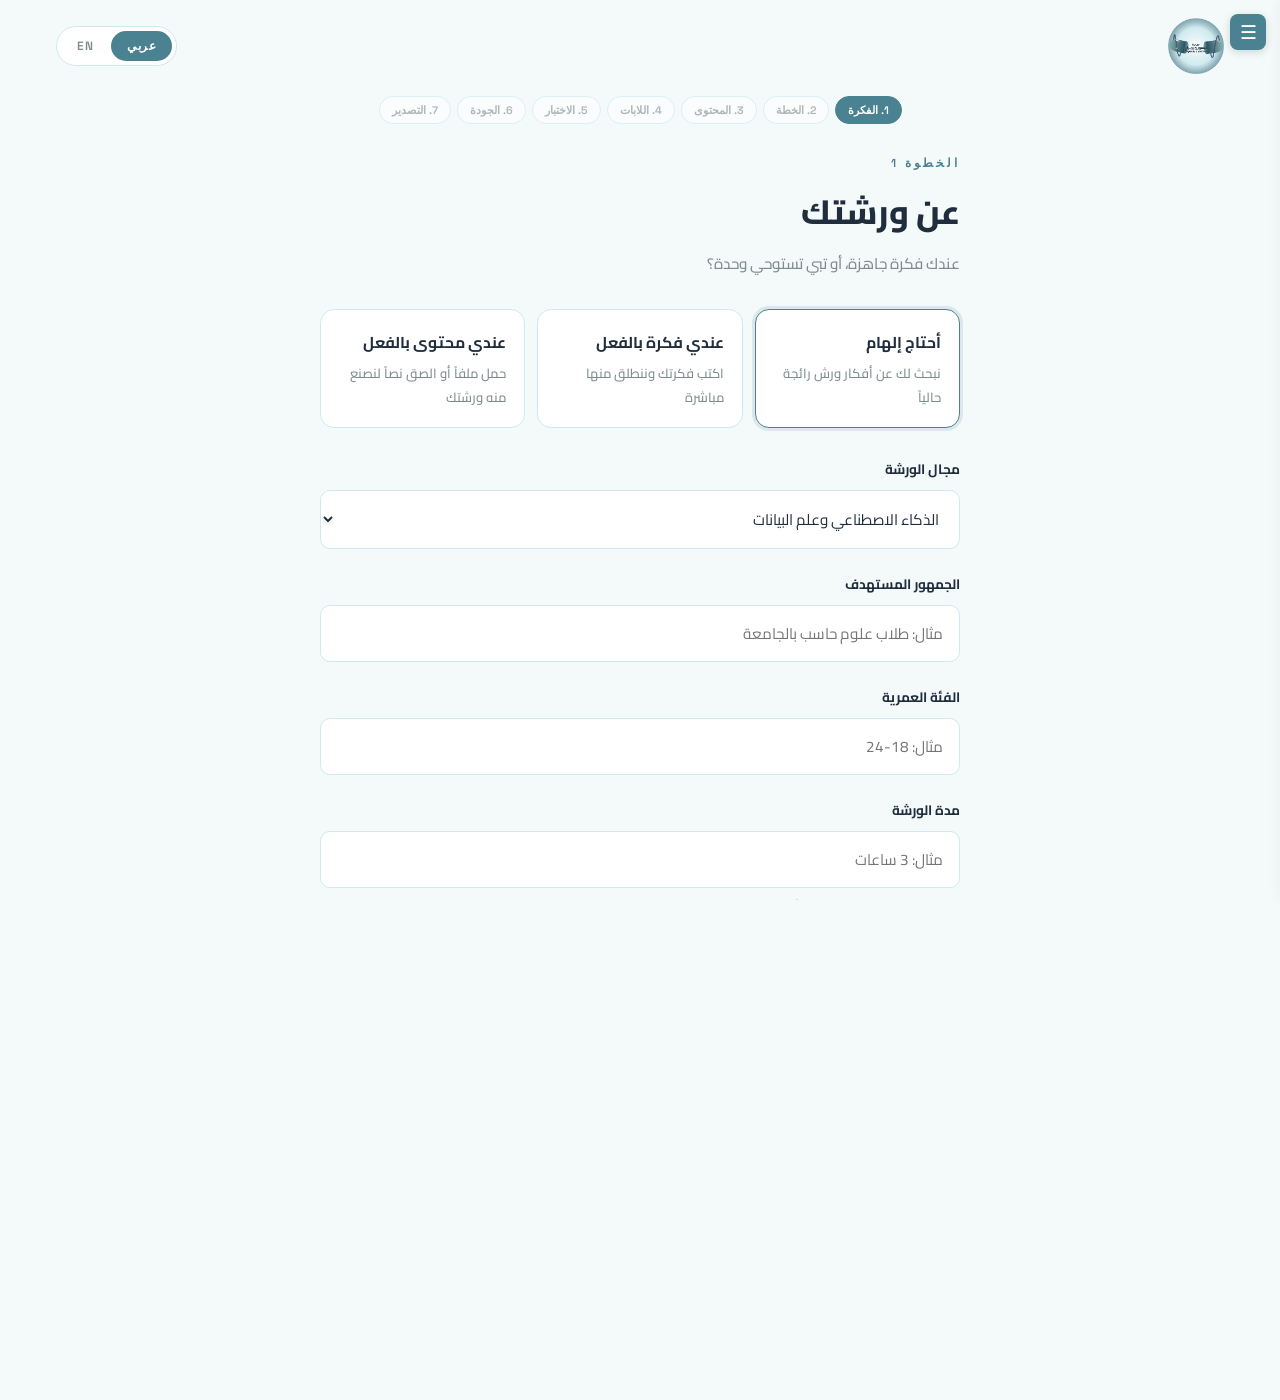
<file: Frontend/step8.html>
<!DOCTYPE html>
<html lang="ar" dir="rtl">
<head>
<meta charset="UTF-8">
<meta name="viewport" content="width=device-width, initial-scale=1.0">
<title>Capsule Studio — التصدير والتحميل</title>
<link rel="preconnect" href="https://fonts.googleapis.com">
<link rel="preconnect" href="https://fonts.gstatic.com" crossorigin>
<link href="https://fonts.googleapis.com/css2?family=Cairo:wght@400;500;600;700;800&family=Space+Grotesk:wght@400;500;600" rel="stylesheet">
<link rel="stylesheet" href="shared/styles.css">
</head>
<body>

<header class="topbar">
  <div class="brand-slot">
    <img src="logo_badge.png" alt="Capsule Studio logo">
  </div>
  <div class="lang-toggle" role="group" aria-label="Language">
    <button id="btn-ar" class="active" onclick="setLang('ar')">عربي</button>
    <button id="btn-en" onclick="setLang('en')">EN</button>
  </div>
</header>

<div class="step-progress" id="step-progress"></div>

<main class="page-main">
  <div class="page-card">
    <div class="page-eyebrow" data-ar="الخطوة 7" data-en="STEP 7">الخطوة 7</div>
    <h1 class="page-title" data-ar="تحميل حزمة الورشة" data-en="Export Workshop Package">تحميل حزمة الورشة</h1>
    <p class="page-subtitle" id="chosen-title-line"></p>

    <div class="export-grid">
      <div class="option-card" style="margin-bottom:0;">
        <div class="option-badge">PRESENTATION</div>
        <div class="option-title" data-ar="عرض البوربوينت (.pptx)" data-en="PowerPoint Presentation (.pptx)">عرض البوربوينت (.pptx)</div>
        <div class="option-desc" data-ar="سلايدات المحتوى والأنشطة بتنسيق جاهز للتقديم." data-en="Slide decks formatted and ready for delivery.">سلايدات المحتوى والأنشطة بتنسيق جاهز للتقديم.</div>
      </div>

      <div class="option-card" style="margin-bottom:0;">
        <div class="option-badge">QUIZ & INTERACTIVE</div>
        <div class="option-title" data-ar="ملفات الاختبار (Word & Kahoot)" data-en="Quiz Files (Word & Kahoot)">ملفات الاختبار (Word & Kahoot)</div>
        <div class="option-desc" data-ar="أسئلة الاختبار المعتمدة بصيغة Word وقالب استيراد Kahoot." data-en="Approved quiz questions in Word doc & Kahoot import template.">أسئلة الاختبار المعتمدة بصيغة Word وقالب استيراد Kahoot.</div>
      </div>

      <div class="option-card" style="margin-bottom:0;">
        <div class="option-badge">HANDS-ON LABS</div>
        <div class="option-title" data-ar="دفاتر اللابات (.ipynb)" data-en="Lab Notebooks (.ipynb)">دفاتر اللابات (.ipynb)</div>
        <div class="option-desc" data-ar="دفاتر الملاحظات التفاعلية للمتدربين مع النسخة الكاملة للحلول." data-en="Interactive trainee notebooks alongside full solution versions.">دفاتر الملاحظات التفاعلية للمتدربين مع النسخة الكاملة للحلول.</div>
      </div>

      <div class="option-card" style="margin-bottom:0;">
        <div class="option-badge">FULL JSON PACKAGE</div>
        <div class="option-title" data-ar="الملف الشامل (.json)" data-en="Full JSON Package (.json)">الملف الشامل (.json)</div>
        <div class="option-desc" data-ar="جميع بيانات الخطة، المحتوى، اللابات والأسئلة بملف واحد." data-en="All plan, content, lab, and quiz data bundled into a single file.">جميع بيانات الخطة، المحتوى، اللابات والأسئلة بملف واحد.</div>
      </div>
    </div>

    <div class="nav-row" style="justify-content:center; flex-direction:column; gap:12px;">
      <button class="btn btn-primary" style="width:100%; justify-content:center;" onclick="downloadZip()">
        <span data-ar="تحميل الحزمة الكاملة (.zip)" data-en="Download Full Package (.zip)">تحميل الحزمة الكاملة (.zip)</span>
      </button>
      
      <a href="step1.html" class="btn btn-ghost" style="width:100%; justify-content:center; text-decoration:none;" onclick="resetWorkflow()">
        <span data-ar="البدء من جديد" data-en="Start Over">البدء من جديد</span>
      </a>
    </div>
  </div>
</main>

<footer>
  <span data-ar="مبادرة" data-en="An initiative by">مبادرة</span> <strong>Capsule Tahawul</strong>
</footer>

<script>
  const STEPS_AR = ["الفكرة", "الخطة", "المحتوى", "اللابات", "الاختبار", "الجودة", "التصدير"];
  const STEPS_EN = ["Idea", "Plan", "Content", "Labs", "Quiz", "Quality", "Export"];
  const CURRENT_STEP = 7; // 1-indexed: Step 7 is Export & Download

  // Guard Clause: require chosen_title
  const chosenTitle = localStorage.getItem('chosen_title');
  if (!chosenTitle) {
    window.location.href = 'step1.html';
  }

  // Render progress pills
  function renderStepProgress(lang) {
    const labels = lang === 'ar' ? STEPS_AR : STEPS_EN;
    const container = document.getElementById('step-progress');
    
    const hasTitle = !!localStorage.getItem('chosen_title');
    const hasPlan = !!localStorage.getItem('plan_result');

    const pages = [
      'step1.html',
      'step3.html',
      'step4.html',
      'step5.html',
      'step6.html',
      'step7.html',
      'step8.html'
    ];

    container.innerHTML = labels.map((label, i) => {
      const stepNum = i + 1;
      const targetPage = pages[i];
      let cls = 'step-pill';
      if (stepNum === CURRENT_STEP) cls += ' current';
      else if (stepNum < CURRENT_STEP) cls += ' done';

      let isClickable = false;
      let alertMsgAr = '';
      let alertMsgEn = '';

      if (i === 0) {
        isClickable = true;
      } else if (i === 1) {
        isClickable = hasTitle;
        alertMsgAr = 'يرجى اختيار عنوان للورشة أولاً.';
        alertMsgEn = 'Please select a workshop title first.';
      } else {
        isClickable = hasPlan;
        alertMsgAr = 'يرجى إنشاء خطة الورشة أولاً.';
        alertMsgEn = 'Please generate a workshop plan first.';
      }

      if (isClickable) {
        return `<a href="${targetPage}" class="${cls}" style="cursor: pointer; text-decoration: none;">${stepNum}. ${label}</a>`;
      } else {
        const alertFunc = `alert(document.documentElement.lang === 'ar' ? '${alertMsgAr}' : '${alertMsgEn}')`;
        return `<span class="${cls}" onclick="${alertFunc}" style="cursor: not-allowed; opacity: 0.6;">${stepNum}. ${label}</span>`;
      }
    }).join('');
  }

  // Handle global language toggle (Arabic/English)
  function setLang(lang) {
    const isAr = lang === 'ar';
    document.documentElement.lang = isAr ? 'ar' : 'en';
    document.documentElement.dir = isAr ? 'rtl' : 'ltr';
    document.getElementById('btn-ar').classList.toggle('active', isAr);
    document.getElementById('btn-en').classList.toggle('active', !isAr);
    document.querySelectorAll('[data-ar]').forEach(el => {
      el.textContent = isAr ? el.dataset.ar : el.dataset.en;
    });
    localStorage.setItem('lang', lang);
    renderStepProgress(lang);
    renderChosenTitleLine(isAr);
  }

  // Render chosen workshop title dynamically in selected language
  function renderChosenTitleLine(isAr) {
    const raw = localStorage.getItem('chosen_title');
    const el = document.getElementById('chosen-title-line');
    if (!raw) { el.textContent = ''; return; }

    try {
      const chosen = JSON.parse(raw);
      let titleText = '';
      if (typeof chosen === 'object' && chosen !== null) {
        titleText = isAr ? (chosen.title_ar || chosen.title) : (chosen.title_en || chosen.title);
      } else {
        titleText = chosen;
      }
      el.textContent = (isAr ? 'جاهز للتحميل لـ: ' : 'Ready to download for: ') + titleText;
    } catch (e) {
      el.textContent = (isAr ? 'جاهز للتحميل لـ: ' : 'Ready to download for: ') + raw;
    }
  }

  // Call Backend to generate and download the complete ZIP package
  async function downloadZip() {
    const isAr = document.documentElement.lang === 'ar';
    
    const rawTitle = localStorage.getItem('chosen_title');
    const rawPlan = localStorage.getItem('plan_result');
    const rawContent = localStorage.getItem('content_result');
    const rawLabs = localStorage.getItem('labs_result');
    const rawQuiz = localStorage.getItem('quiz_result');
    
    const btn = document.querySelector('button[onclick="downloadZip()"]');
    const oldText = btn.innerHTML;
    btn.disabled = true;
    btn.innerHTML = isAr ? '⏳ جاري تنزيل الحزمة...' : '⏳ Downloading...';
    
    try {
      let titleEng = 'Workshop';
      if (rawTitle) {
        const parsedTitle = JSON.parse(rawTitle);
        titleEng = typeof parsedTitle === 'object' ? parsedTitle.title_en : parsedTitle;
      }
      
      const payload = {
        title: titleEng,
        plan: rawPlan ? JSON.parse(rawPlan) : {},
        content: rawContent ? JSON.parse(rawContent) : {},
        labs: rawLabs ? JSON.parse(rawLabs) : null,
        quiz: rawQuiz ? JSON.parse(rawQuiz) : null,
        include_images: true
      };
      
      const response = await fetch('/api/export_zip', {
        method: 'POST',
        headers: { 'Content-Type': 'application/json' },
        body: JSON.stringify(payload)
      });
      
      if (!response.ok) throw new Error('ZIP generation failed');

      // Auto-save to the past workshops history database
      try {
        const inputRaw = localStorage.getItem('workshop_input');
        const inputData = inputRaw ? JSON.parse(inputRaw) : {};
        const savePayload = {
          title: titleEng,
          audience: inputData.audience || '',
          age: inputData.age || '',
          duration: inputData.duration || '',
          plan: rawPlan ? JSON.parse(rawPlan) : {},
          content: rawContent ? JSON.parse(rawContent) : {},
          labs: rawLabs ? JSON.parse(rawLabs) : null,
          quiz: rawQuiz ? JSON.parse(rawQuiz) : {}
        };
        await fetch('/api/workshops/save', {
          method: 'POST',
          headers: { 'Content-Type': 'application/json' },
          body: JSON.stringify(savePayload)
        });
        // Trigger sidebar update if open
        if (window.refreshSidebarData) {
          window.refreshSidebarData();
        }
      } catch (saveErr) {
        console.warn('Auto-save to history failed:', saveErr);
      }
      
      const blob = await response.blob();
      const url = window.URL.createObjectURL(blob);
      const a = document.createElement('a');
      a.style.display = 'none';
      a.href = url;
      a.download = `${titleEng.replace(/ /g, '_')}_package.zip`;
      document.body.appendChild(a);
      a.click();
      window.URL.revokeObjectURL(url);
    } catch (err) {
      console.error(err);
      alert(isAr ? 'عذراً، فشل تنزيل الملف من الخادم.' : 'Sorry, failed to download zip file from server.');
    } finally {
      btn.disabled = false;
      btn.innerHTML = oldText;
    }
  }

  // Clear workflow session and start over
  function resetWorkflow() {
    localStorage.removeItem('chosen_title');
    localStorage.removeItem('plan_result');
    localStorage.removeItem('plan_result_ar');
    localStorage.removeItem('content_result');
    localStorage.removeItem('content_result_ar');
    localStorage.removeItem('labs_result');
    localStorage.removeItem('labs_result_ar');
    localStorage.removeItem('quiz_result');
    localStorage.removeItem('quiz_result_ar');
    localStorage.removeItem('quiz_approved');
    localStorage.removeItem('quality_passed');
  }

  // ---------- Init ----------
  const savedLang = localStorage.getItem('lang');
  setLang(savedLang || 'ar');
</script>
<script src="shared/sidebar.js"></script>

</body>
</html>
</file>
<file: Frontend/shared/styles.css>
/* ==========================================================================
   Capsule Studio — shared design tokens & components
   Used by every page. Page-specific styles (like the landing page's wave
   background and logo entrance animation) live in that page's own <style>
   block, not here — keeps this file reusable everywhere without dragging
   along effects that only make sense on one screen.
   ========================================================================== */

:root {
  --teal-deep:   #4A8291;
  --teal-light:  #8FC4CF;
  --teal-soft:   #CDEAEF;
  --navy-cta:    #1F2D3D;
  --blue-inter:  #3D5A80;
  --indigo:      #312E81;
  --gold:        #D4AF37;
  --gold-dark:   #B38F24;
  --bg-ice:      #F4F9FA;
  --bg-warm:     #FAF9F6;
  --white:       #FFFFFF;
  --gray-text:   #7F8C8D;

  --font-display: 'Cairo', sans-serif;
  --font-mono: 'Space Grotesk', sans-serif;
}

* { margin: 0; padding: 0; box-sizing: border-box; }

html, body {
  height: 100%;
  background: var(--bg-ice);
  font-family: var(--font-display);
  color: var(--navy-cta);
  overflow-x: hidden;
}

body { display: flex; flex-direction: column; min-height: 100vh; }

/* ---------- Top bar (every page) ---------- */
.topbar {
  display: flex;
  align-items: center;
  justify-content: space-between;
  padding: 18px clamp(20px, 5vw, 56px);
  z-index: 10;
  position: relative;
}

.brand-slot { width: 56px; height: 56px; }

.brand-slot img {
  width: 100%;
  height: 100%;
  object-fit: contain;
  display: block;
}

.lang-toggle {
  display: flex;
  align-items: center;
  background: var(--white);
  border: 1px solid var(--teal-soft);
  border-radius: 999px;
  padding: 4px;
  gap: 2px;
}

.lang-toggle button {
  border: none;
  background: transparent;
  font-family: var(--font-mono);
  font-size: 0.75rem;
  font-weight: 600;
  letter-spacing: 0.5px;
  padding: 7px 16px;
  border-radius: 999px;
  cursor: pointer;
  color: var(--gray-text);
  transition: background 0.25s ease, color 0.25s ease;
}

.lang-toggle button.active { background: var(--teal-deep); color: var(--white); }

.lang-toggle button:focus-visible,
.btn:focus-visible,
.modal-close:focus-visible {
  outline: 2px solid var(--blue-inter);
  outline-offset: 2px;
}

/* ---------- Step progress bar (every funnel page) ---------- */
.step-progress {
  display: flex;
  align-items: center;
  justify-content: center;
  gap: 6px;
  padding: 4px clamp(20px, 5vw, 56px) 22px;
  flex-wrap: wrap;
}

.step-pill {
  font-family: var(--font-mono);
  font-size: 0.68rem;
  font-weight: 600;
  padding: 6px 12px;
  border-radius: 999px;
  color: var(--gray-text);
  background: var(--white);
  border: 1px solid var(--teal-soft);
  white-space: nowrap;
}

.step-pill.current {
  background: var(--teal-deep);
  color: var(--white);
  border-color: var(--teal-deep);
}

.step-pill.done {
  background: var(--teal-soft);
  color: var(--teal-deep);
  border-color: var(--teal-soft);
}

/* ---------- Buttons (every page) ---------- */
.btn {
  font-family: var(--font-display);
  font-size: 0.98rem;
  font-weight: 700;
  padding: 15px 34px;
  border-radius: 12px;
  cursor: pointer;
  border: none;
  display: inline-flex;
  align-items: center;
  gap: 10px;
  transition: transform 0.2s ease, box-shadow 0.2s ease, background 0.2s ease;
}

.btn-primary {
  background: var(--teal-deep);
  color: var(--white);
  box-shadow: 0 8px 24px -8px rgba(74, 130, 145, 0.45);
}

.btn-primary:hover {
  transform: translateY(-2px);
  box-shadow: 0 12px 28px -8px rgba(74, 130, 145, 0.55);
}

.btn-primary .arrow { transition: transform 0.25s ease; }
[dir="rtl"] .btn-primary .arrow { transform: scaleX(-1); }
.btn-primary:hover .arrow { transform: translateX(4px); }
[dir="rtl"] .btn-primary:hover .arrow { transform: scaleX(-1) translateX(4px); }

.btn-ghost {
  background: transparent;
  color: var(--teal-deep);
  border: 1.5px solid var(--teal-light);
}

.btn-ghost:hover { background: var(--teal-soft); border-color: var(--teal-deep); }

.btn:disabled {
  opacity: 0.5;
  cursor: not-allowed;
  transform: none !important;
  box-shadow: none !important;
}

/* ---------- Footer (every page) ---------- */
footer {
  text-align: center;
  padding: 22px 20px 28px;
  font-family: var(--font-mono);
  font-size: 0.72rem;
  letter-spacing: 0.5px;
  color: var(--gray-text);
  border-top: 1px solid var(--teal-soft);
  position: relative;
  z-index: 1;
}

footer strong { color: var(--teal-deep); font-weight: 600; }

/* ---------- Modal (every page that needs one) ---------- */
.modal-overlay {
  position: fixed;
  inset: 0;
  background: rgba(31, 45, 61, 0.55);
  backdrop-filter: blur(3px);
  display: flex;
  align-items: center;
  justify-content: center;
  padding: 24px;
  z-index: 100;
  opacity: 0;
  pointer-events: none;
  transition: opacity 0.25s ease;
}

.modal-overlay.open { opacity: 1; pointer-events: auto; }

.modal {
  background: var(--white);
  border-radius: 20px;
  max-width: 560px;
  width: 100%;
  max-height: 85vh;
  overflow-y: auto;
  padding: clamp(24px, 4vw, 40px);
  position: relative;
  transform: translateY(12px) scale(0.98);
  transition: transform 0.25s ease;
}

.modal-overlay.open .modal { transform: translateY(0) scale(1); }

.modal-close {
  position: absolute;
  top: 18px;
  inset-inline-end: 18px;
  width: 32px;
  height: 32px;
  border-radius: 50%;
  border: none;
  background: var(--bg-ice);
  color: var(--navy-cta);
  font-size: 1.1rem;
  cursor: pointer;
  display: flex;
  align-items: center;
  justify-content: center;
  transition: background 0.2s ease;
}
.modal-close:hover { background: var(--teal-soft); }

.modal-eyebrow {
  font-family: var(--font-mono);
  font-size: 0.7rem;
  font-weight: 600;
  letter-spacing: 2.5px;
  text-transform: uppercase;
  color: var(--teal-deep);
  margin-bottom: 10px;
}

.modal h2 { font-size: 1.5rem; font-weight: 800; margin-bottom: 14px; color: var(--navy-cta); }
.modal p { font-size: 0.95rem; line-height: 1.85; color: var(--gray-text); margin-bottom: 24px; }

.step-list { display: flex; flex-direction: column; gap: 4px; }

.step-item {
  display: flex;
  align-items: center;
  gap: 14px;
  padding: 11px 4px;
  border-bottom: 1px solid var(--bg-ice);
}
.step-item:last-child { border-bottom: none; }

.step-num {
  font-family: var(--font-mono);
  font-weight: 600;
  font-size: 0.78rem;
  color: var(--white);
  background: var(--teal-deep);
  width: 26px;
  height: 26px;
  border-radius: 8px;
  display: flex;
  align-items: center;
  justify-content: center;
  flex-shrink: 0;
}

.step-text { font-size: 0.9rem; font-weight: 600; color: var(--navy-cta); }

/* ---------- Form controls (funnel pages) ---------- */
.field {
  display: flex;
  flex-direction: column;
  gap: 8px;
  margin-bottom: 22px;
  text-align: start;
}

.field label {
  font-size: 0.85rem;
  font-weight: 700;
  color: var(--navy-cta);
}

.field .hint {
  font-size: 0.78rem;
  color: var(--gray-text);
  font-weight: 500;
}

.field input[type="text"],
.field select,
.field textarea {
  font-family: var(--font-display);
  font-size: 0.95rem;
  padding: 13px 16px;
  border-radius: 10px;
  border: 1.5px solid var(--teal-soft);
  background: var(--white);
  color: var(--navy-cta);
  outline: none;
  transition: border-color 0.2s ease, box-shadow 0.2s ease;
}

.field input[type="text"]:focus,
.field select:focus,
.field textarea:focus {
  border-color: var(--teal-deep);
  box-shadow: 0 0 0 3px rgba(74, 130, 145, 0.15);
}

.field textarea { resize: vertical; min-height: 90px; font-family: var(--font-display); }

.choice-row { display: flex; gap: 12px; flex-wrap: wrap; }

.choice-card {
  flex: 1;
  min-width: 180px;
  padding: 18px;
  border-radius: 14px;
  border: 1.5px solid var(--teal-soft);
  background: var(--white);
  cursor: pointer;
  text-align: start;
  transition: border-color 0.2s ease, box-shadow 0.2s ease, transform 0.15s ease;
}

.choice-card:hover { transform: translateY(-2px); }

.choice-card.selected {
  border-color: var(--teal-deep);
  box-shadow: 0 0 0 3px rgba(74, 130, 145, 0.15);
}

.choice-card .choice-title {
  font-weight: 700;
  font-size: 0.98rem;
  color: var(--navy-cta);
  margin-bottom: 4px;
}

.choice-card .choice-desc {
  font-size: 0.82rem;
  color: var(--gray-text);
  font-weight: 500;
}

/* ---------- Option list (full-width selectable cards — title suggestions,
   lab-type confirmation, quality-check categories, etc.) ---------- */
.option-card {
  display: block;
  width: 100%;
  padding: 18px 20px;
  border-radius: 14px;
  border: 1.5px solid var(--teal-soft);
  background: var(--white);
  cursor: pointer;
  text-align: start;
  margin-bottom: 12px;
  transition: border-color 0.2s ease, box-shadow 0.2s ease, transform 0.15s ease;
}

.option-card:hover { transform: translateY(-2px); }

.option-card.selected {
  border-color: var(--teal-deep);
  box-shadow: 0 0 0 3px rgba(74, 130, 145, 0.15);
}

.option-card .option-title {
  font-weight: 700;
  font-size: 1rem;
  color: var(--navy-cta);
  margin-bottom: 6px;
}

.option-card .option-desc {
  font-size: 0.85rem;
  color: var(--gray-text);
  font-weight: 500;
  line-height: 1.6;
}

.option-card .option-badge {
  display: inline-block;
  font-family: var(--font-mono);
  font-size: 0.65rem;
  font-weight: 600;
  letter-spacing: 1px;
  text-transform: uppercase;
  color: var(--teal-deep);
  background: var(--teal-soft);
  padding: 3px 9px;
  border-radius: 999px;
  margin-bottom: 8px;
}

/* ---------- Loading state (while waiting on the AI) ---------- */
.loading-block {
  display: flex;
  flex-direction: column;
  align-items: center;
  gap: 14px;
  padding: 50px 20px;
  color: var(--gray-text);
  font-size: 0.9rem;
  font-weight: 600;
}

.spinner {
  width: 30px;
  height: 30px;
  border-radius: 50%;
  border: 3px solid var(--teal-soft);
  border-top-color: var(--teal-deep);
  animation: spin 0.8s linear infinite;
}

@media (prefers-reduced-motion: reduce) {
  .spinner { animation: none; }
}

@keyframes spin { to { transform: rotate(360deg); } }

/* ---------- Toggle switch (e.g. "use lab cycle") ---------- */
.toggle-row {
  display: flex;
  align-items: center;
  justify-content: space-between;
  gap: 16px;
  padding: 16px 18px;
  border-radius: 14px;
  border: 1.5px solid var(--teal-soft);
  background: var(--white);
  margin-bottom: 22px;
}

.toggle-row .toggle-label { font-weight: 700; font-size: 0.92rem; color: var(--navy-cta); }
.toggle-row .toggle-desc { font-size: 0.8rem; color: var(--gray-text); margin-top: 3px; }

.switch {
  position: relative;
  width: 46px;
  height: 26px;
  flex-shrink: 0;
}
.switch input { opacity: 0; width: 0; height: 0; }
.switch .slider {
  position: absolute; inset: 0;
  background: var(--teal-soft);
  border-radius: 999px;
  cursor: pointer;
  transition: background 0.2s ease;
}
.switch .slider::before {
  content: "";
  position: absolute;
  width: 20px; height: 20px;
  left: 3px; top: 3px;
  background: var(--white);
  border-radius: 50%;
  transition: transform 0.2s ease;
  box-shadow: 0 1px 3px rgba(0,0,0,0.2);
}
.switch input:checked + .slider { background: var(--teal-deep); }
.switch input:checked + .slider::before { transform: translateX(20px); }
[dir="rtl"] .switch input:checked + .slider::before { transform: translateX(-20px); }

.cycle-fields {
  display: grid;
  grid-template-columns: repeat(3, 1fr);
  gap: 12px;
  margin-bottom: 22px;
}
.cycle-fields .field { margin-bottom: 0; }

/* ---------- Outline / plan display ---------- */
.objectives-list {
  list-style: none;
  margin-bottom: 30px;
}
.objectives-list li {
  display: flex;
  gap: 10px;
  align-items: flex-start;
  font-size: 0.92rem;
  color: var(--navy-cta);
  font-weight: 500;
  line-height: 1.6;
  margin-bottom: 10px;
}
.objectives-list li::before {
  content: "✓";
  color: var(--teal-deep);
  font-weight: 700;
  flex-shrink: 0;
}

.outline-item {
  display: flex;
  gap: 14px;
  padding: 14px 4px;
  border-bottom: 1px solid var(--bg-ice);
}
.outline-item:last-child { border-bottom: none; }

.outline-duration {
  flex-shrink: 0;
  width: 64px;
  text-align: center;
  font-family: var(--font-mono);
  font-size: 0.72rem;
  font-weight: 700;
  color: var(--teal-deep);
  background: var(--teal-soft);
  border-radius: 8px;
  padding: 6px 4px;
  height: fit-content;
}

.outline-body .outline-section { font-weight: 700; font-size: 0.92rem; color: var(--navy-cta); margin-bottom: 3px; }
.outline-body .outline-desc { font-size: 0.82rem; color: var(--gray-text); line-height: 1.6; }

.outline-role-badge {
  display: inline-block;
  font-family: var(--font-mono);
  font-size: 0.6rem;
  font-weight: 700;
  letter-spacing: 0.5px;
  text-transform: uppercase;
  padding: 2px 7px;
  border-radius: 999px;
  margin-inline-start: 8px;
  vertical-align: middle;
  color: var(--white);
  background: var(--gray-text); /* Fallback if role has no specific color */
}

/* Each role gets its own color — deliberately going beyond the core
   brand palette here, since these badges need to be told apart at a
   glance more than they need to match the identity exactly. */
.outline-role-badge.role-opening     { background: #3D5A80; color: #FFFFFF; } /* blue-inter */
.outline-role-badge.role-explain     { background: #4A8291; color: #FFFFFF; } /* teal-deep */
.outline-role-badge.role-lab         { background: #D4AF37; color: #1F2D3D; } /* gold, dark text for contrast */
.outline-role-badge.role-break       { background: #B8C4C8; color: #1F2D3D; } /* light neutral gray */
.outline-role-badge.role-qna         { background: #8E6FB0; color: #FFFFFF; } /* soft purple */
.outline-role-badge.role-competition { background: #E08E45; color: #FFFFFF; } /* warm orange */
.outline-role-badge.role-closing     { background: #1F2D3D; color: #FFFFFF; } /* navy */

.section-label {
  font-family: var(--font-mono);
  font-size: 0.72rem;
  font-weight: 700;
  letter-spacing: 2px;
  text-transform: uppercase;
  color: var(--teal-deep);
  margin-bottom: 12px;
  margin-top: 8px;
}

/* ---------- Slide cards (content generation display) ---------- */
.slide-section-group { margin-bottom: 28px; }

.slide-section-heading {
  font-weight: 800;
  font-size: 1.02rem;
  color: var(--navy-cta);
  margin-bottom: 12px;
  padding-inline-start: 2px;
}

.slide-card {
  background: var(--white);
  border: 1.5px solid var(--teal-soft);
  border-radius: 14px;
  padding: 16px 18px;
  margin-bottom: 12px;
}

.slide-card-header {
  display: flex;
  align-items: center;
  justify-content: space-between;
  gap: 10px;
  margin-bottom: 12px;
}

.slide-title-text { font-weight: 700; font-size: 0.95rem; color: var(--navy-cta); }

.slide-type-badge {
  font-family: var(--font-mono);
  font-size: 0.6rem;
  font-weight: 700;
  letter-spacing: 0.5px;
  text-transform: uppercase;
  padding: 3px 8px;
  border-radius: 999px;
  background: var(--bg-ice);
  color: var(--teal-deep);
  border: 1px solid var(--teal-soft);
  white-space: nowrap;
  flex-shrink: 0;
}

.slide-block { margin-bottom: 8px; font-size: 0.86rem; color: var(--navy-cta); line-height: 1.7; }
.slide-block.block-heading { font-weight: 700; }
.slide-block.block-bullets ul { padding-inline-start: 20px; margin: 0; }
.slide-block.block-bullets li { margin-bottom: 3px; }
.slide-block.block-code {
  font-family: var(--font-mono);
  font-size: 0.78rem;
  background: var(--bg-ice);
  border-radius: 8px;
  padding: 10px 12px;
  white-space: pre-wrap;
  direction: ltr;
  text-align: start;
}
.slide-block.block-image {
  border: 1.5px dashed var(--teal-soft);
  border-radius: 8px;
  padding: 10px 12px;
  color: var(--gray-text);
  font-size: 0.8rem;
  font-style: italic;
}

.slide-sources {
  margin-top: 10px;
  padding-top: 10px;
  border-top: 1px solid var(--bg-ice);
  font-size: 0.76rem;
  color: var(--gray-text);
}
.slide-sources a { color: var(--blue-inter); text-decoration: none; }
.slide-sources a:hover { text-decoration: underline; }

.slide-notes {
  margin-top: 8px;
  font-size: 0.78rem;
  color: var(--teal-deep);
  font-style: italic;
}

/* ---------- Quiz option list (Step 6) ---------- */
.quiz-options-list {
  list-style: none;
  padding: 0;
  margin-top: 12px;
}

.quiz-option-item {
  padding: 10px 14px;
  margin-bottom: 6px;
  border-radius: 8px;
  background: var(--bg-ice);
  color: var(--navy-cta);
  font-size: 0.88rem;
  font-weight: 500;
  display: flex;
  align-items: center;
  gap: 8px;
  border: 1px solid transparent;
}

.quiz-option-item.correct {
  background: var(--teal-soft);
  color: var(--teal-deep);
  border-color: var(--teal-light);
  font-weight: 700;
}

/* ---------- Quality status cards (Step 7) ---------- */
.status-card {
  display: flex;
  align-items: flex-start;
  gap: 14px;
  padding: 18px 20px;
  border-radius: 14px;
  background: var(--white);
  border: 1.5px solid var(--teal-soft);
  margin-bottom: 14px;
}

.status-card.pass {
  border-color: var(--teal-deep);
  background: rgba(74, 130, 145, 0.05);
}

.status-card.fail {
  border-color: #e74c3c;
  background: rgba(231, 76, 60, 0.05);
}

.status-icon {
  font-size: 1.2rem;
  flex-shrink: 0;
  margin-top: 2px;
}

.status-body .status-title {
  font-weight: 700;
  font-size: 0.98rem;
  color: var(--navy-cta);
  margin-bottom: 4px;
}

.status-body .status-desc {
  font-size: 0.85rem;
  color: var(--gray-text);
  line-height: 1.6;
}

/* ---------- Export grid layout (Step 8) ---------- */
.export-grid {
  display: grid;
  grid-template-columns: repeat(auto-fit, minmax(240px, 1fr));
  gap: 14px;
  margin-bottom: 28px;
}

/* ---------- Page shell shared by funnel pages ---------- */
.page-main {
  flex: 1;
  padding: 10px clamp(20px, 5vw, 56px) 60px;
  display: flex;
  justify-content: center;
}

.page-card {
  width: 100%;
  max-width: 640px;
}

.page-eyebrow {
  font-family: var(--font-mono);
  font-size: 0.72rem;
  font-weight: 600;
  letter-spacing: 3px;
  text-transform: uppercase;
  color: var(--teal-deep);
  margin-bottom: 10px;
}

.page-title {
  font-size: clamp(1.6rem, 3.4vw, 2.1rem);
  font-weight: 800;
  color: var(--navy-cta);
  margin-bottom: 8px;
}

.page-subtitle {
  font-size: 0.95rem;
  font-weight: 500;
  color: var(--gray-text);
  line-height: 1.7;
  margin-bottom: 32px;
}

.nav-row {
  display: flex;
  justify-content: space-between;
  align-items: center;
  margin-top: 36px;
  gap: 12px;
}

/* ---------- Responsive ---------- */
@media (max-width: 520px) {
  .btn { width: 100%; justify-content: center; }
  .choice-row { flex-direction: column; }
  .nav-row { flex-direction: column-reverse; }
  .nav-row .btn { width: 100%; }
}
</file>
